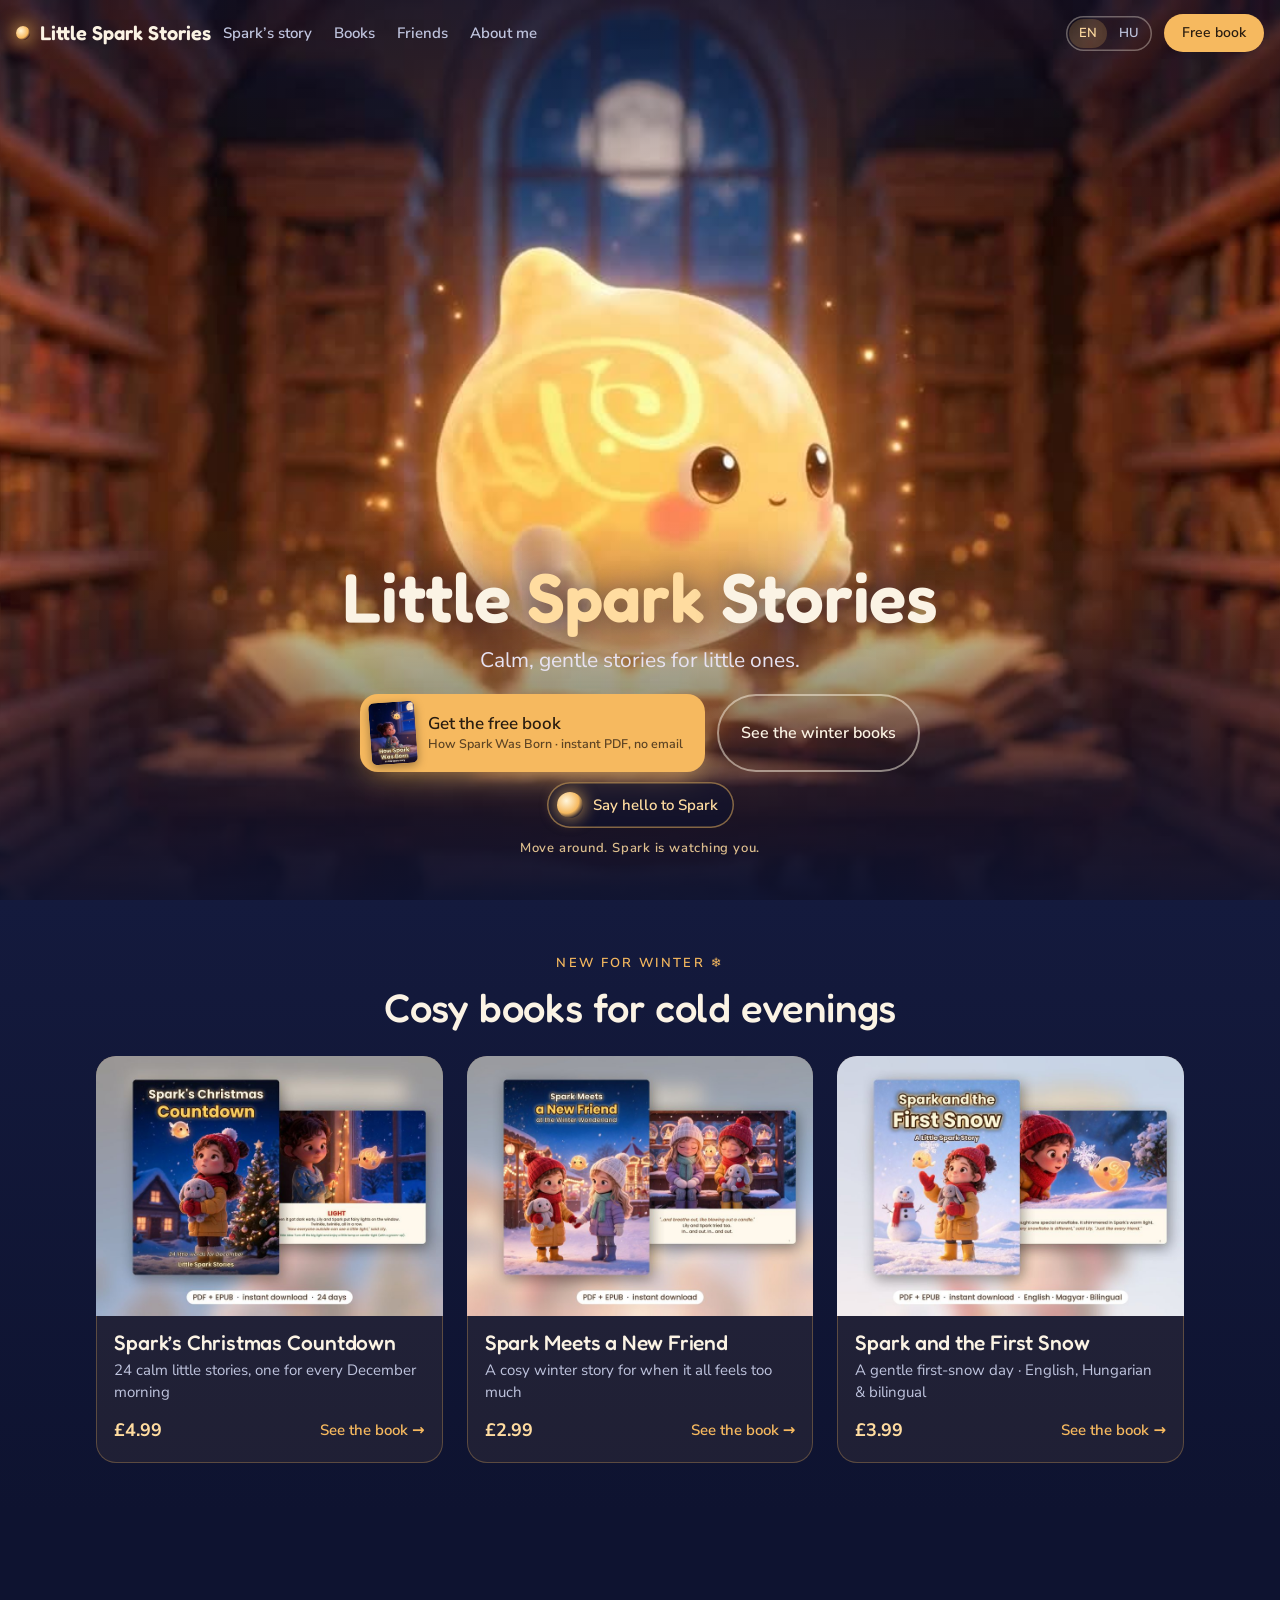
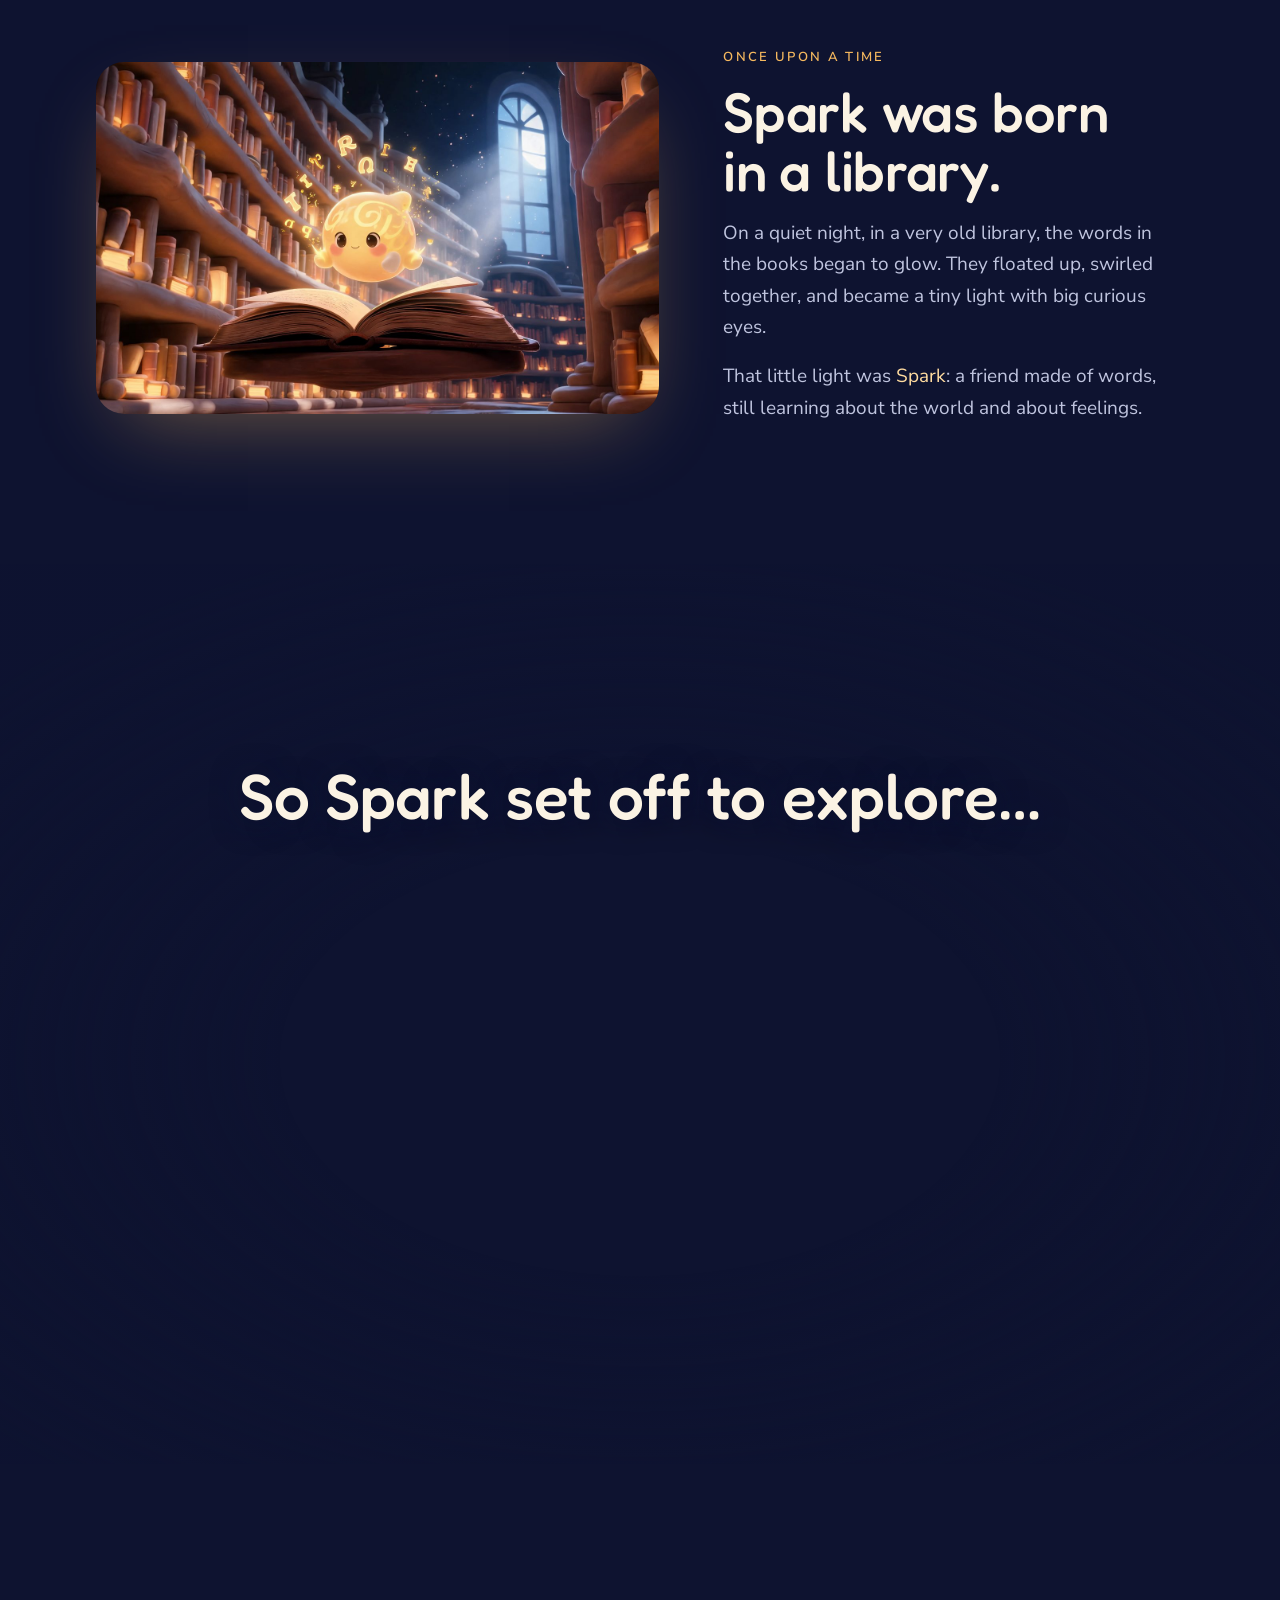
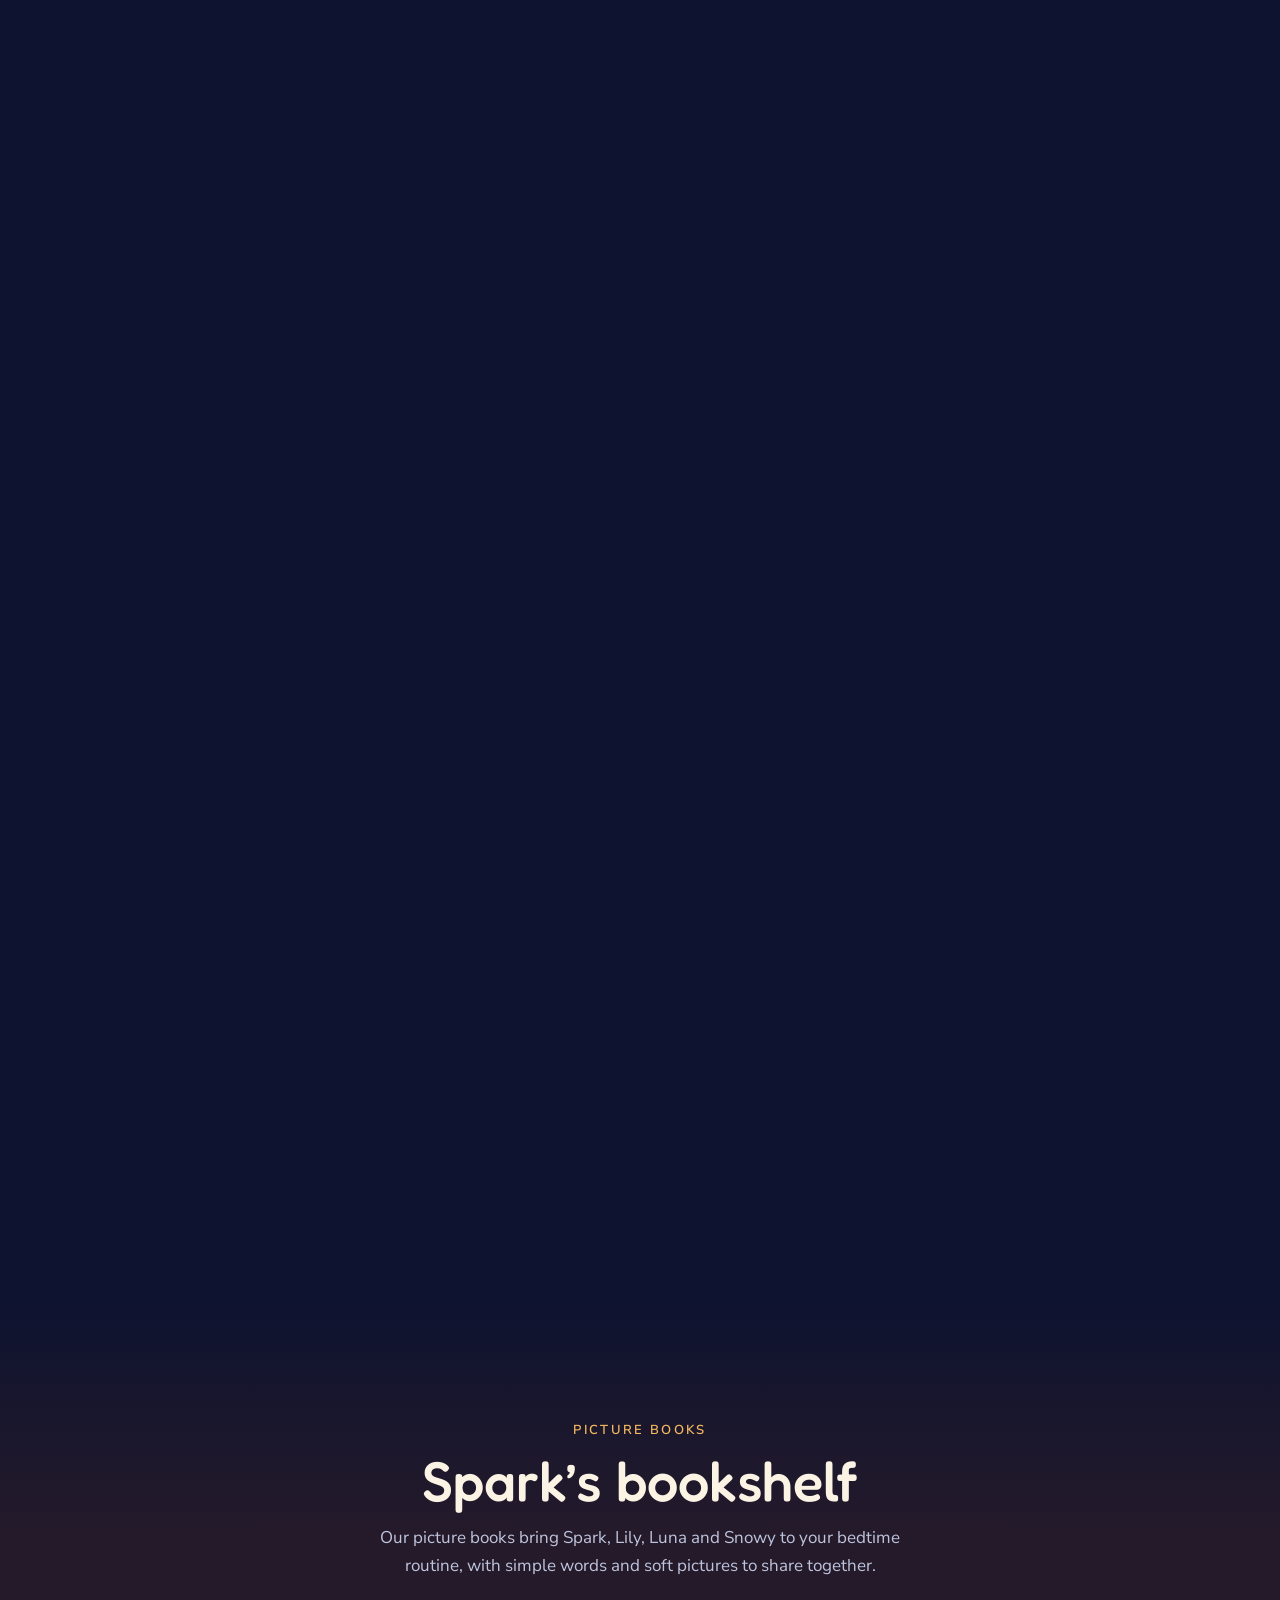
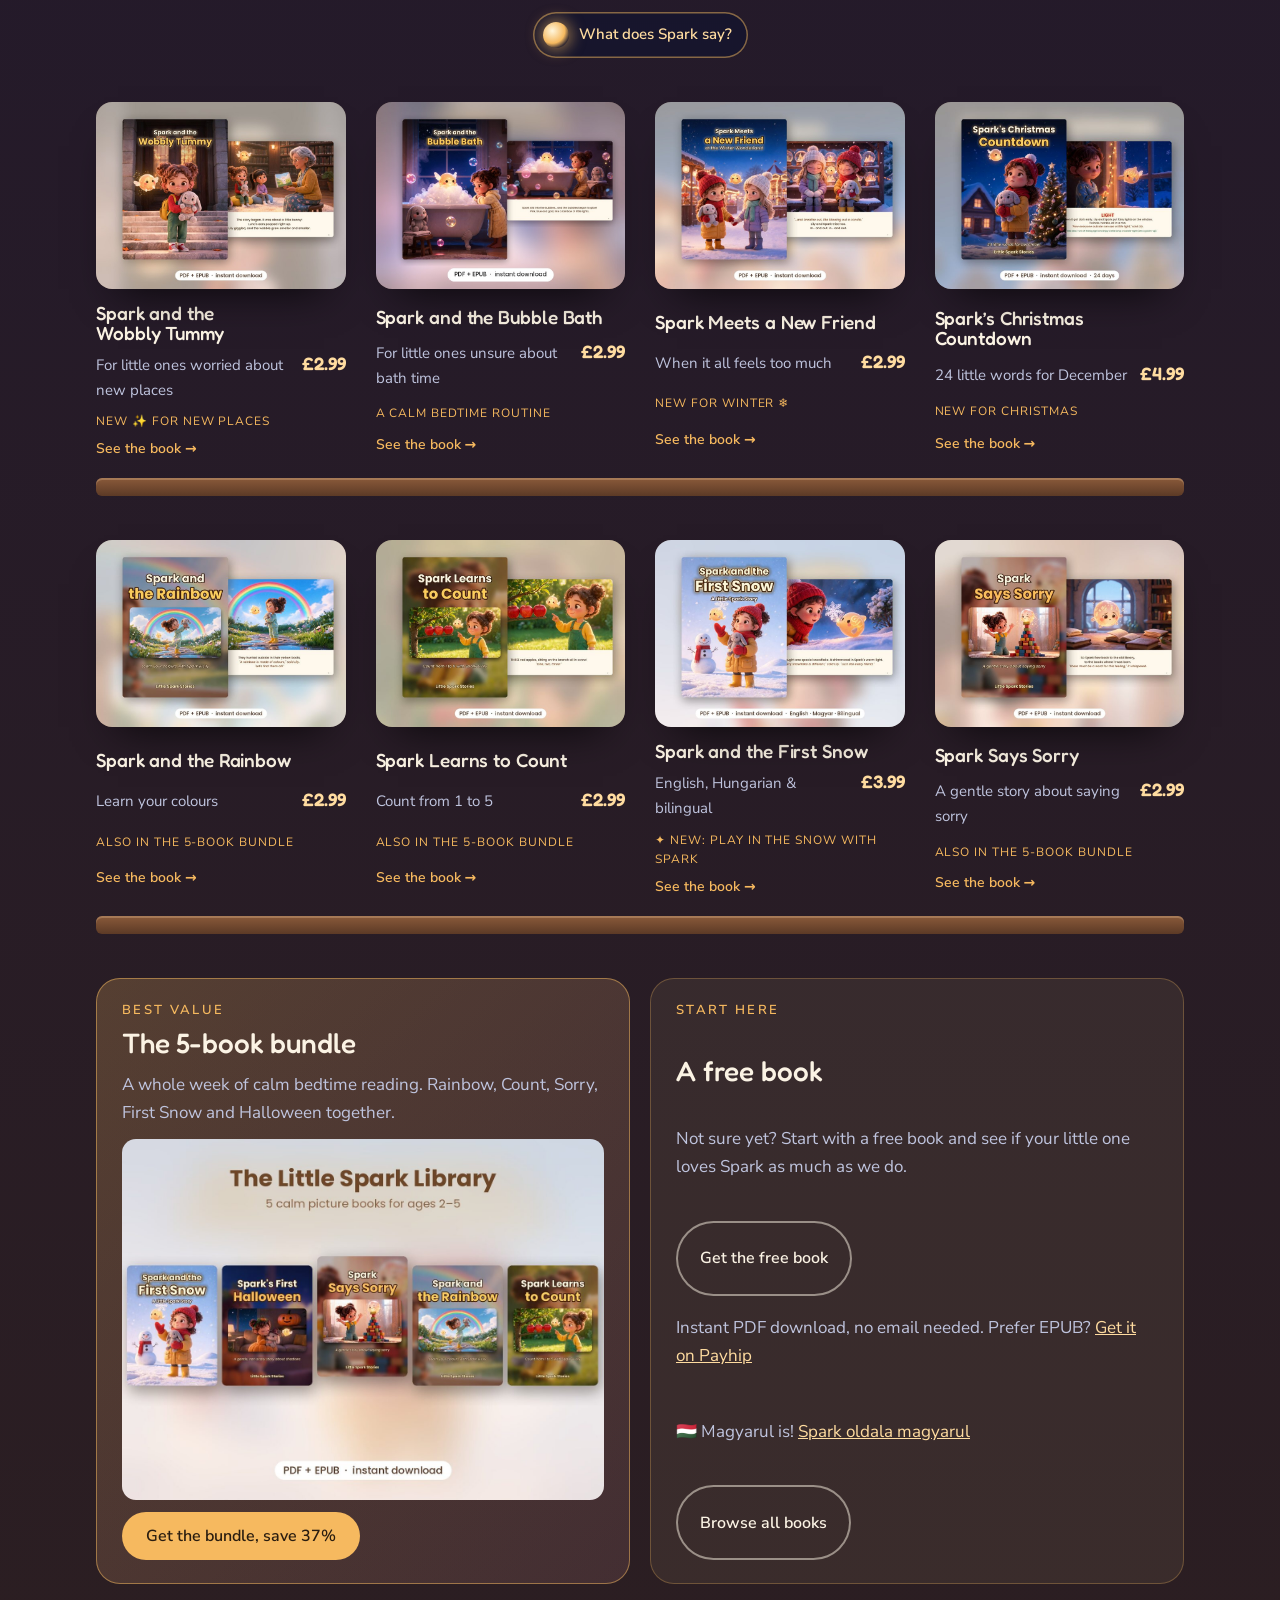
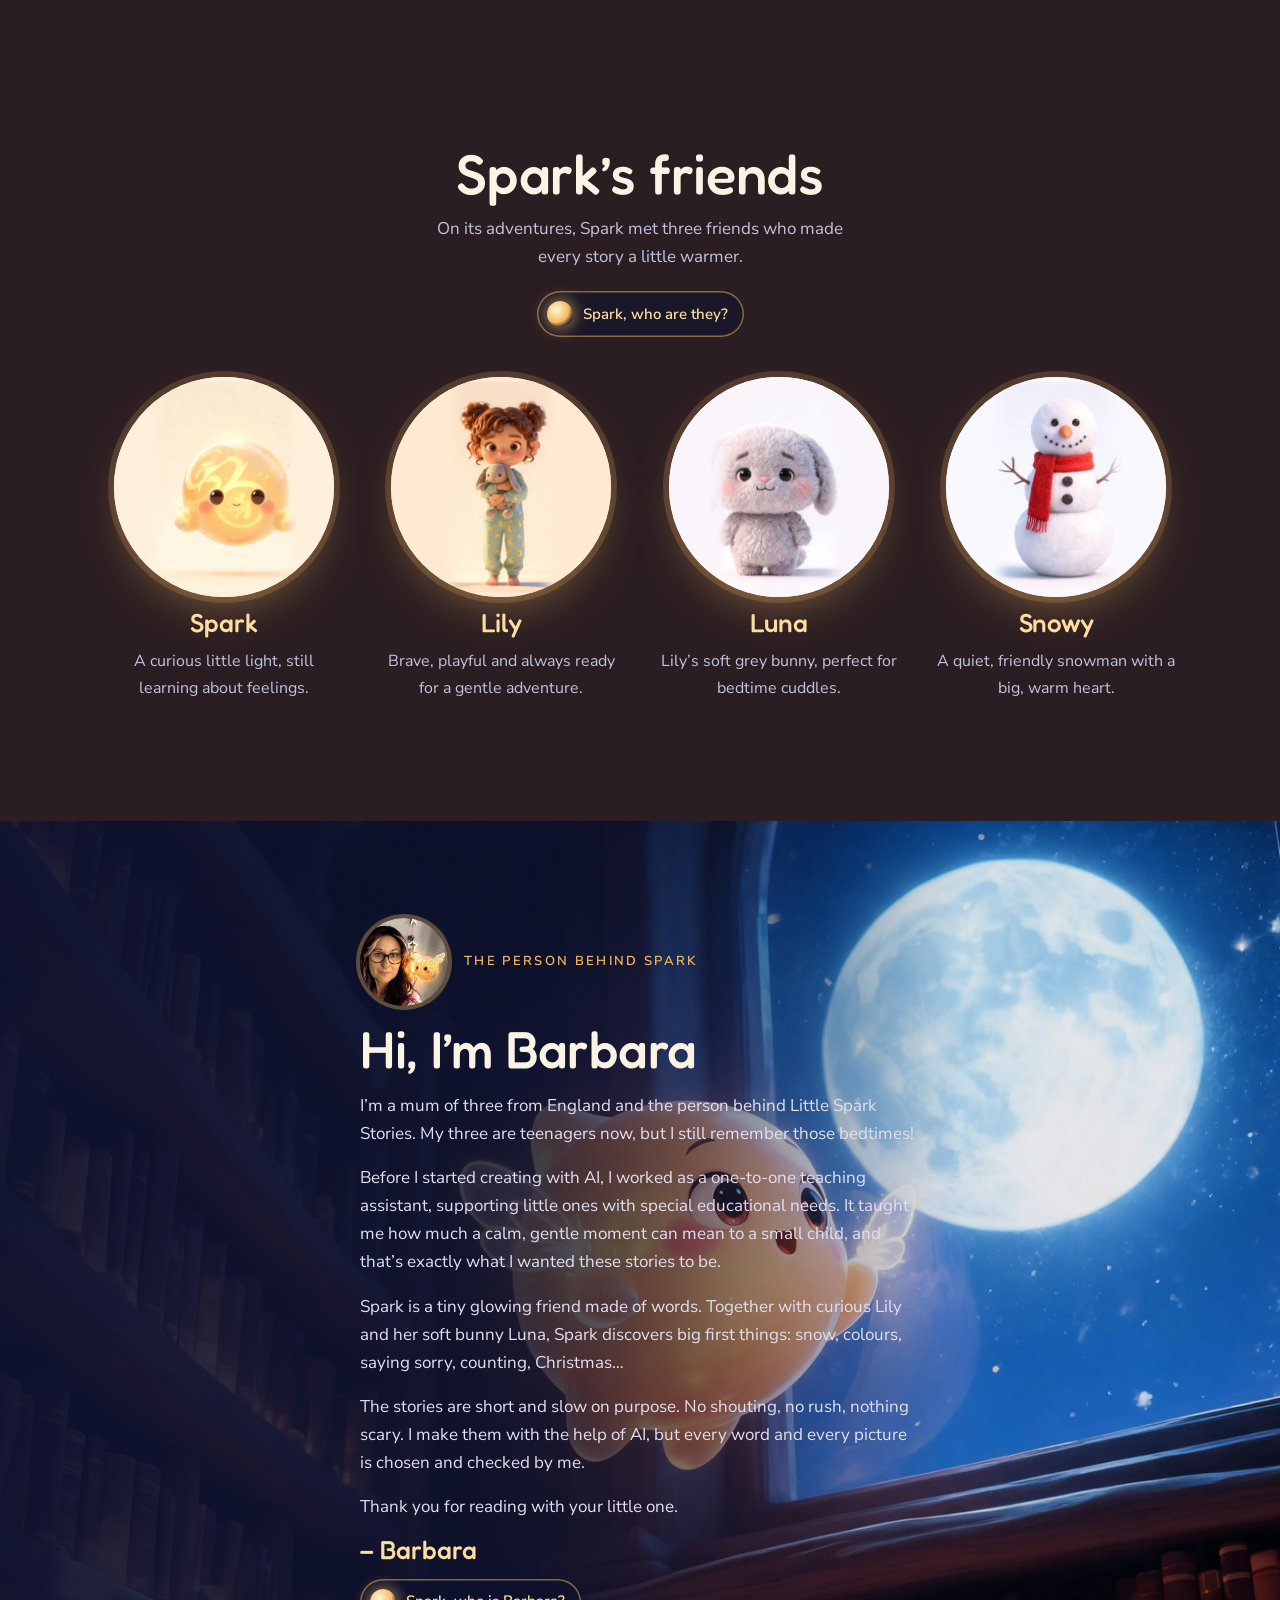
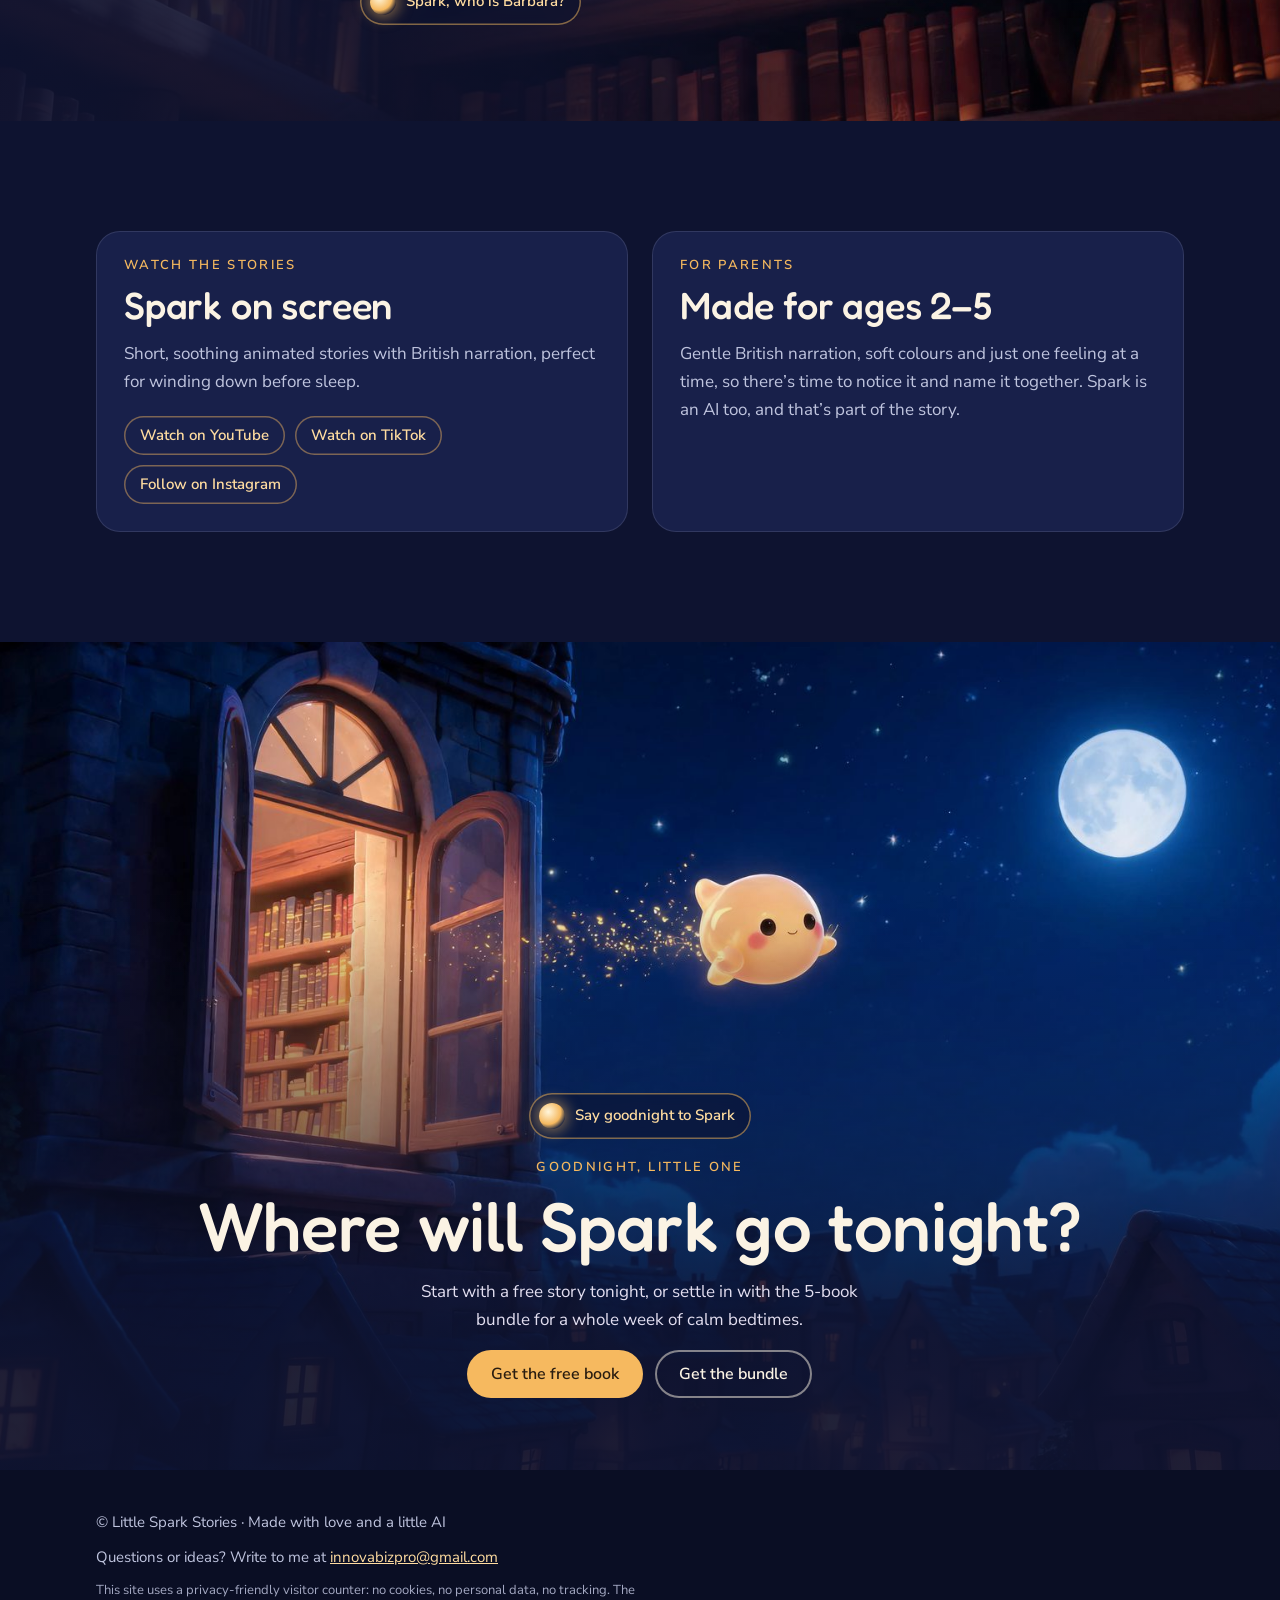
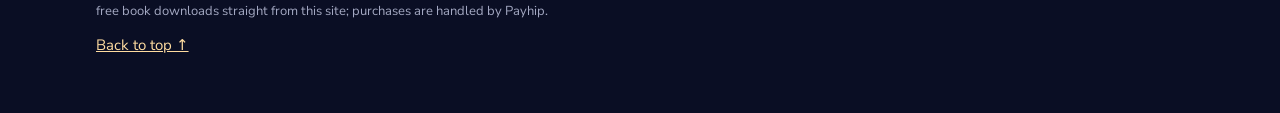
<file: index.html>
<!doctype html>
<html lang="en">
<head>
<meta charset="utf-8">
<script>try{var l=localStorage.getItem('lang');if(!l&&/^hu\b/i.test(navigator.language||'')){location.replace('/hu/');}}catch(e){}</script>
<meta name="viewport" content="width=device-width, initial-scale=1, viewport-fit=cover">
<title>Little Spark Stories – Calm bedtime &amp; feelings stories for toddlers</title>
  <meta name="description" content="Calm, gentle bedtime stories and first feelings books for little ones aged 2–5, with Spark, Lily, Luna and Snowy. British narration, one feeling at a time. Free book, picture books and videos.">
  <meta name="theme-color" content="#0e1330">

  <!-- Open Graph: how the link looks when shared -->
  <meta property="og:type" content="website">
  <meta property="og:site_name" content="Little Spark Stories">
  <meta property="og:title" content="Little Spark Stories – Calm bedtime &amp; feelings stories for toddlers">
  <meta property="og:description" content="Calm, gentle bedtime stories and first feelings books for little ones aged 2–5, with Spark, Lily, Luna and Snowy. British narration, one feeling at a time. Free book, picture books and videos.">
  <meta property="og:image" content="https://sparkandlilystories.com/images/hero.jpg">
  <meta property="og:image:alt" content="Spark, a small glowing amber orb, with Lily and her bunny Luna at bedtime">
  <meta property="og:url" content="https://sparkandlilystories.com/">
  <meta property="og:locale" content="en_GB">
  <meta name="twitter:card" content="summary_large_image">

  <link rel="canonical" href="https://sparkandlilystories.com/">
  <link rel="alternate" hreflang="en" href="https://sparkandlilystories.com/">
  <link rel="alternate" hreflang="hu" href="https://sparkandlilystories.com/hu/">
  <link rel="icon" type="image/png" href="favicon.png">
  <link rel="apple-touch-icon" href="favicon.png">
<link rel="preconnect" href="https://fonts.googleapis.com">
<link rel="preconnect" href="https://fonts.gstatic.com" crossorigin>
<link rel="stylesheet" href="https://fonts.googleapis.com/css2?family=Fredoka:wght@400;500;600&family=Nunito+Sans:opsz,wght@6..12,400;6..12,600&display=swap">
<style>
/* Layout: a bedtime walk through the library where Spark was born — night sky colours, warm book-glow amber, one gentle idea per screen. Single night look by choice. */
:root{
  --night:#0e1330; --night-2:#18204a; --ink:#fbf3e4; --muted:#bfc4de; --amber:#f6b95f; --glow:#ffdca0; --paper:#f7eedf; --paper-ink:#3a2e2a; --rose:#f2a3a8; --line:rgba(246,185,95,.28);
  --display:"Fredoka", "Baloo 2", "Trebuchet MS", system-ui, sans-serif;
  --body:"Nunito Sans", "Nunito", system-ui, -apple-system, "Segoe UI", sans-serif;
  --gut:max(16px, env(safe-area-inset-left, 0px)); --gut-r:max(16px, env(safe-area-inset-right, 0px));
  color-scheme:dark; padding-top:env(safe-area-inset-top,0px); padding-bottom:env(safe-area-inset-bottom,0px);
}
*{box-sizing:border-box}
html{scroll-behavior:smooth; background:var(--night)}
body{margin:0; background:var(--night); color:var(--ink); font:400 17px/1.65 var(--body); -webkit-font-smoothing:antialiased; overflow-x:clip}
img,video,canvas{max-width:100%; display:block}
a{color:inherit}
:focus-visible{outline:3px solid var(--glow); outline-offset:3px; border-radius:6px}
.wrap{max-width:1120px; margin:0 auto; padding-left:var(--gut); padding-right:var(--gut-r)}
h1,h2,h3{font-family:var(--display); font-weight:500; line-height:1.05; margin:0; text-wrap:balance; letter-spacing:-.005em}
p{margin:0}
.kicker{font:600 13px/1 var(--body); letter-spacing:.18em; text-transform:uppercase; color:var(--amber)}
.btn{display:inline-flex; align-items:center; gap:10px; font:600 16px/1 var(--body); text-decoration:none; padding:16px 24px; border-radius:999px; background:var(--amber); color:#2a1d10; box-shadow:0 0 0 0 rgba(246,185,95,.5); transition:transform .25s, box-shadow .25s, background .25s}
.btn:hover{transform:translateY(-2px); box-shadow:0 10px 30px -8px rgba(246,185,95,.7); background:var(--glow)}
.btn.ghost{background:transparent; color:var(--ink); box-shadow:inset 0 0 0 2px rgba(251,243,228,.5)}
.btn.ghost:hover{box-shadow:inset 0 0 0 2px var(--glow); color:var(--glow)}
.skip{position:absolute; left:-999px; top:8px}
.skip:focus{left:12px; z-index:20; background:var(--ink); color:var(--night); padding:10px 14px; border-radius:8px}

.lang{display:flex; gap:2px; padding:3px; border-radius:999px; box-shadow:inset 0 0 0 1.5px rgba(251,243,228,.35); font:600 13px/1 var(--body); margin-left:auto}
.lang a{text-decoration:none; color:var(--muted); padding:8px 10px; border-radius:999px}
.lang a[aria-current]{background:rgba(246,185,95,.2); color:var(--glow)}
.lang a:hover{color:var(--glow)}
.bar .name{white-space:nowrap}
@media (max-width:480px){.bar{gap:8px}.bar .name{font-size:15px; gap:7px}.bar .btn{padding:10px 14px; font-size:13px}.lang a{padding:7px 8px}}
/* top bar */
body::before{content:""; position:fixed; inset:0 0 auto; height:env(safe-area-inset-top,0px); z-index:10; background:var(--night)}
.bar{position:fixed; top:env(safe-area-inset-top,0px); left:0; right:0; z-index:9; display:flex; justify-content:space-between; align-items:center; gap:12px; padding:14px var(--gut-r) 14px var(--gut); transition:background .3s}
.bar.solid{background:rgba(14,19,48,.82); backdrop-filter:blur(10px); -webkit-backdrop-filter:blur(10px)}
.bar .name{font:600 20px/1 var(--display); text-decoration:none; display:flex; align-items:center; gap:10px}
.bar .name i{width:14px; height:14px; border-radius:50%; background:radial-gradient(circle at 35% 35%, #fff4d6, var(--amber) 55%, rgba(246,185,95,0) 75%); box-shadow:0 0 16px 4px rgba(246,185,95,.55); display:block}
.bar nav{display:flex; gap:22px; font:600 15px/1 var(--body)}
.bar nav a{text-decoration:none; color:var(--muted)}
.bar nav a:hover{color:var(--glow)}
.bar .btn{padding:12px 18px; font-size:14px; white-space:nowrap}
@media (max-width:820px){.bar nav{display:none}}
@media (max-width:374px){.bar .name{font-size:0; gap:0}.bar .name i{width:18px; height:18px}}

/* 1 · hero: Spark looks wherever you are */
.hero{position:relative; height:100vh; height:100svh; min-height:560px; overflow:hidden; background:#1b1220}
#look{position:absolute; inset:0; width:100%; height:100%; object-fit:cover}
.hero::after{content:""; position:absolute; inset:0; background:linear-gradient(180deg, rgba(14,19,48,.55) 0%, rgba(14,19,48,0) 26%, rgba(14,19,48,0) 58%, rgba(14,19,48,.92) 100%); pointer-events:none}
.hero-txt{position:absolute; left:0; right:0; bottom:clamp(22px,5vh,56px); z-index:2; text-align:center; display:grid; justify-items:center; gap:10px}
.hero h1{font-size:clamp(38px,5.4vw,74px); font-weight:600; text-shadow:0 2px 30px rgba(14,19,48,.6)}
.hero h1 span{color:var(--glow)}
.hero .sub{font-size:clamp(17px,2vw,21px); color:#e7e2f2; max-width:36ch}
.hero .row{display:flex; gap:12px; flex-wrap:wrap; justify-content:center; margin-top:6px}
.hint{font:600 13px/1 var(--body); color:var(--glow); letter-spacing:.06em; opacity:.85; margin-top:4px}

/* 2 · once upon a time */
.tale{position:relative; padding-block:clamp(72px,12vw,140px)}
.tale .grid{display:grid; grid-template-columns:1.1fr .9fr; gap:clamp(28px,5vw,64px); align-items:center}
.tale figure{margin:0; border-radius:28px; overflow:hidden; box-shadow:0 30px 80px -30px rgba(246,185,95,.45); aspect-ratio:16/10}
.tale figure img{width:100%; height:100%; object-fit:cover}
.tale .txt{display:grid; gap:18px}
.tale h2{font-size:clamp(34px,4.6vw,56px)}
.tale p{color:var(--muted); font-size:clamp(17px,1.6vw,19px); max-width:44ch}
.tale p em{color:var(--glow); font-style:normal}
@media (max-width:820px){.tale .grid{grid-template-columns:1fr}}

/* 3 · Spark sets off: the shelves glide upward with the scroll */
.glide{position:relative; height:260vh}
.glide-sticky{position:sticky; top:0; height:100vh; height:100svh; overflow:hidden}
#glideCanvas{position:absolute; inset:0; width:100%; height:100%}
.glide-sticky::after{content:""; position:absolute; inset:0; background:radial-gradient(70% 60% at 50% 55%, transparent 40%, rgba(14,19,48,.75) 100%); pointer-events:none}
.glide-cap{position:absolute; left:0; right:0; z-index:2; text-align:center; padding-inline:var(--gut); transition:opacity .5s, transform .5s}
.glide-cap h2{font-size:clamp(32px,5vw,64px); text-shadow:0 2px 30px rgba(14,19,48,.8)}
.glide-cap p{color:#efe9f6; margin-top:10px; text-shadow:0 1px 16px rgba(14,19,48,.9)}
.glide-cap.a{top:22%}.glide-cap.b{bottom:18%}
.glide-cap.off{opacity:0; transform:translateY(12px)}

/* 4 · the books slide off the shelf */
.shelf-sec{background:linear-gradient(180deg, var(--night) 0%, #241a2a 12%, #2b1e22 100%); padding-block:clamp(72px,10vw,120px) 40px}
.shelf-head{display:grid; gap:14px; text-align:center; justify-items:center; margin-bottom:44px}
.shelf-head h2{font-size:clamp(34px,4.6vw,56px)}
.shelf-head p{color:var(--muted); max-width:52ch}
.shelf{position:relative; display:grid; grid-template-columns:repeat(3,1fr); gap:clamp(18px,3vw,36px) clamp(16px,2.6vw,30px); padding-bottom:28px}
.book{position:relative; display:grid; gap:10px; text-decoration:none; color:var(--ink)}
.book .cover{position:relative; border-radius:16px; overflow:hidden; background:#3a2a24; aspect-ratio:4/3; box-shadow:0 22px 40px -22px rgba(0,0,0,.8); transition:transform .5s cubic-bezier(.2,.8,.2,1), box-shadow .5s}
.book .cover img{width:100%; height:100%; object-fit:cover}
.book:hover .cover{transform:translateY(-6px) rotate(-.6deg); box-shadow:0 30px 50px -22px rgba(246,185,95,.5)}
.book h3{font-size:22px; margin-top:4px}
.book .meta{display:flex; justify-content:space-between; align-items:baseline; gap:10px; color:var(--muted); font-size:15px}
.book .price{font:600 18px/1 var(--display); color:var(--glow)}
.book .tag{font-size:12px; letter-spacing:.08em; text-transform:uppercase; color:var(--amber)}
.book .go{font:600 14px/1 var(--body); color:var(--amber)}
.plank{height:18px; border-radius:6px; background:linear-gradient(180deg,#8a5a3a,#5c3a26); box-shadow:0 14px 30px -10px rgba(0,0,0,.8), inset 0 2px 0 rgba(255,220,170,.25); margin-top:-6px}
.shelf.four{grid-template-columns:repeat(4,1fr)}
.shelf.four .book h3{font-size:19px}
@media (max-width:900px){.shelf.four{grid-template-columns:repeat(2,1fr)}}
@media (max-width:520px){.shelf.four{grid-template-columns:1fr}}
.slide{transition:opacity .9s ease, transform .9s cubic-bezier(.2,.8,.2,1)}
.slide.pre{opacity:.001; transform:translateY(26px) scale(.97)}
@media (max-width:900px){.shelf{grid-template-columns:repeat(2,1fr)}}
@media (max-width:520px){.shelf{grid-template-columns:1fr}}
.offers{display:grid; grid-template-columns:1fr 1fr; gap:20px; margin-top:44px}
.offer{border-radius:24px; padding:26px 26px 24px; display:grid; gap:12px; background:rgba(255,220,160,.07); box-shadow:inset 0 0 0 1px var(--line)}
.offer.main{background:linear-gradient(135deg, rgba(246,185,95,.22), rgba(242,163,168,.12)); box-shadow:inset 0 0 0 1px rgba(246,185,95,.5)}
.offer h3{font-size:28px}
.offer p{color:var(--muted)}
.offer img{border-radius:14px}
@media (max-width:760px){.offers{grid-template-columns:1fr}}

/* 5 · friends */
.friends{padding-block:clamp(72px,10vw,120px); background:#2b1e22}
.friends h2{font-size:clamp(34px,4.6vw,56px); text-align:center}
.friends .lead{color:var(--muted); text-align:center; margin:12px auto 44px; max-width:44ch}
.crew{display:grid; grid-template-columns:repeat(4,1fr); gap:22px}
.pal{display:grid; gap:12px; justify-items:center; text-align:center}
.pal .ph{width:min(100%,220px); aspect-ratio:1; border-radius:50%; overflow:hidden; background:var(--paper); box-shadow:0 0 0 6px rgba(246,185,95,.18), 0 20px 50px -20px rgba(246,185,95,.55)}
.pal .ph img{width:100%; height:100%; object-fit:cover}
.pal h3{font-size:26px; color:var(--glow)}
.pal p{color:var(--muted); font-size:16px; max-width:24ch}
@media (max-width:860px){.crew{grid-template-columns:repeat(2,1fr)}}

/* 6 · Barbara by the moon window */
.moon{position:relative; min-height:100vh; min-height:100svh; display:grid; align-items:center; padding-block:96px; overflow:hidden}
.moon > img{position:absolute; inset:0; width:100%; height:100%; object-fit:cover; object-position:70% 50%}
.moon::before{content:""; position:absolute; inset:0; background:linear-gradient(90deg, rgba(14,19,48,.94) 0%, rgba(14,19,48,.8) 42%, rgba(14,19,48,.1) 75%); z-index:1}
.letter{position:relative; z-index:2; max-width:560px; display:grid; gap:16px}
.letter .who{display:flex; align-items:center; gap:16px}
.letter .who img{width:88px; height:88px; border-radius:50%; object-fit:cover; box-shadow:0 0 0 4px rgba(246,185,95,.35)}
.letter h2{font-size:clamp(34px,4.4vw,52px)}
.letter p{color:#e2def0}
.letter .sign{font:500 26px/1 var(--display); color:var(--glow)}
@media (max-width:760px){.moon::before{background:linear-gradient(180deg, rgba(14,19,48,.55) 0%, rgba(14,19,48,.93) 38%)}.moon > img{object-position:72% 0}}

/* 7 · watch + parents */
.extras{padding-block:clamp(64px,9vw,110px); display:grid; grid-template-columns:1fr 1fr; gap:24px}
.box{border-radius:24px; padding:28px; background:var(--night-2); box-shadow:inset 0 0 0 1px rgba(191,196,222,.15); display:grid; gap:14px; align-content:start}
.box h2{font-size:clamp(28px,3vw,38px)}
.box p{color:var(--muted)}
.box .links{display:flex; flex-wrap:wrap; gap:10px; margin-top:6px}
.box .links a{font:600 15px/1 var(--body); text-decoration:none; padding:12px 16px; border-radius:999px; box-shadow:inset 0 0 0 1.5px rgba(246,185,95,.45); color:var(--glow)}
.box .links a:hover{background:rgba(246,185,95,.12)}
@media (max-width:760px){.extras{grid-template-columns:1fr}}

/* 8 · Spark flies off into the night */
.finale{position:relative; min-height:92vh; min-height:92svh; display:grid; align-items:end; overflow:hidden}
.finale > img{position:absolute; inset:0; width:100%; height:100%; object-fit:cover}
.finale::before{content:""; position:absolute; inset:0; background:linear-gradient(180deg, rgba(14,19,48,0) 30%, rgba(14,19,48,.92) 85%); z-index:1}
.finale .in{position:relative; z-index:2; padding-block:0 72px; display:grid; gap:16px; justify-items:center; text-align:center}
.finale h2{font-size:clamp(36px,5.4vw,70px)}
.finale p{color:#e2def0; max-width:46ch}
footer{background:#0a0e24; color:var(--muted); font-size:15px; padding-block:40px 56px}
footer .wrap{display:grid; gap:10px}
footer a{color:var(--glow)}
footer .small{font-size:13px; opacity:.85; max-width:70ch}

@media (prefers-reduced-motion: reduce){
  html{scroll-behavior:auto}
  .glide{height:auto}.glide-sticky{position:relative; height:70vh}
  .glide-cap.off{opacity:1; transform:none}
  .slide.pre{opacity:1; transform:none}
  .book .cover{transition:none}
}
/* Spark speaks — only when tapped, one short line at a time */
.say{position:relative; display:inline-flex; align-items:center; gap:10px; font:600 15px/1 var(--body); color:var(--glow); background:rgba(14,19,48,.55); border:0; cursor:pointer; padding:10px 16px 10px 10px; border-radius:999px; box-shadow:inset 0 0 0 1.5px rgba(246,185,95,.5); -webkit-backdrop-filter:blur(6px); backdrop-filter:blur(6px); transition:background .25s, box-shadow .25s}
.say:hover{background:rgba(246,185,95,.14)}
.say .orb{width:26px; height:26px; border-radius:50%; flex:none; background:radial-gradient(circle at 36% 34%, #fff6dc, var(--amber) 52%, rgba(246,185,95,.15) 74%); box-shadow:0 0 14px 3px rgba(246,185,95,.5); transition:box-shadow .3s}
.say.speaking .orb{animation:talk .42s ease-in-out infinite alternate}
.say.speaking{box-shadow:inset 0 0 0 1.5px var(--glow), 0 0 26px -4px rgba(246,185,95,.7)}
@keyframes talk{from{transform:scale(1); box-shadow:0 0 12px 2px rgba(246,185,95,.45)} to{transform:scale(1.18); box-shadow:0 0 26px 8px rgba(255,220,160,.75)}}
.bubble{position:absolute; left:50%; bottom:calc(100% + 14px); transform:translate(-50%,6px); width:max-content; max-width:min(300px,80vw); background:var(--paper); color:var(--paper-ink); font:500 17px/1.35 var(--display); text-align:center; padding:12px 16px; border-radius:18px; box-shadow:0 14px 34px -12px rgba(0,0,0,.6); opacity:0; pointer-events:none; transition:opacity .3s, transform .3s; z-index:5; white-space:normal}
.bubble::after{content:""; position:absolute; left:50%; top:100%; margin-left:-8px; border:8px solid transparent; border-top-color:var(--paper)}
.say.speaking .bubble, .say.done .bubble{opacity:1; transform:translate(-50%,0)}
.hero .say{position:static}
.hero .bubble{bottom:calc(100% + clamp(40px, 52vh - 90px, 380px)); font-size:19px; max-width:min(320px,86vw)}
@media (min-width:900px){.hero .bubble{left:calc(50% + 330px); bottom:calc(100% + 170px); text-align:left}.hero .bubble::after{left:10px; margin-left:0; border-top-color:var(--paper); transform:skewX(30deg)}}
.say-row{display:flex; justify-content:center; margin-top:18px}
@media (prefers-reduced-motion: reduce){.say.speaking .orb{animation:none; box-shadow:0 0 24px 7px rgba(255,220,160,.75)}}

/* seasonal banner (Nov–Dec) – remove in January */
.xmas{background:linear-gradient(180deg,#141a3d 0%,var(--night) 100%);padding:clamp(28px,5vw,48px) 0}
.winter-head{text-align:center;margin-bottom:clamp(18px,3vw,28px)}
.winter-head h2{font-size:clamp(26px,3.6vw,40px);margin-top:10px}
.winter{display:grid;grid-template-columns:repeat(3,1fr);gap:clamp(14px,2.4vw,24px)}
.wcard{display:grid;grid-template-rows:auto 1fr;text-decoration:none;border-radius:20px;overflow:hidden;background:rgba(246,185,95,.07);box-shadow:inset 0 0 0 1px var(--line);transition:transform .2s,box-shadow .2s}
.wcard:hover{transform:translateY(-3px);box-shadow:inset 0 0 0 1px var(--glow),0 0 50px -18px rgba(246,185,95,.6)}
.wcard img{width:100%;aspect-ratio:4/3;object-fit:cover}
.wcard > div{display:grid;gap:6px;padding:16px 18px 18px;align-content:start}
.wcard h3{font-size:21px}
.wcard p{color:var(--muted);font-size:15px;line-height:1.45}
.wfoot{display:flex;justify-content:space-between;align-items:center;gap:10px;margin-top:6px;font-weight:600}
.wfoot strong{color:var(--glow);font-size:18px}
.wgo{color:var(--amber);font-size:15px}
@media (max-width:760px){.winter{grid-template-columns:1fr;gap:12px}.wcard{grid-template-rows:none;grid-template-columns:128px 1fr}.wcard img{height:100%;aspect-ratio:auto}.wcard > div{padding:12px 14px}.wcard h3{font-size:18px}.wcard p{font-size:14px}}
.freebie{display:inline-flex;align-items:center;gap:12px;text-decoration:none;padding:8px 22px 8px 10px;border-radius:18px;background:var(--amber);color:#2a1d10;text-align:left;box-shadow:0 10px 30px -10px rgba(246,185,95,.8);transition:transform .2s,background .2s}
.freebie:hover{transform:translateY(-2px);background:var(--glow)}
.freebie img{width:46px;height:62px;object-fit:cover;border-radius:6px;box-shadow:0 3px 10px rgba(0,0,0,.35);transform:rotate(-4deg)}
.freebie b{display:block;font:600 17px/1.15 var(--body)}
.freebie small{display:block;font:600 12.5px/1.3 var(--body);opacity:.75;margin-top:3px}
</style>
<!-- schema:site -->
<script type="application/ld+json">
{
 "@context": "https://schema.org",
 "@graph": [
  {
   "@type": "Organization",
   "@id": "https://sparkandlilystories.com/#organization",
   "name": "Little Spark Stories",
   "alternateName": "Spark and Lily Stories",
   "url": "https://sparkandlilystories.com/",
   "logo": "https://sparkandlilystories.com/favicon.png",
   "image": "https://sparkandlilystories.com/images/hero.jpg",
   "description": "Calm bedtime and first feelings picture books for children aged 2-5, with Spark, Lily, Luna and Snowy.",
   "email": "innovabizpro@gmail.com",
   "founder": {
    "@type": "Person",
    "name": "Mrs Digital"
   },
   "sameAs": [
    "https://www.youtube.com/@SparkAndLilyStories",
    "https://www.tiktok.com/@sparkandlilystories",
    "https://www.instagram.com/sparkandlilystories",
    "https://payhip.com/LittleSparkStories"
   ],
   "knowsLanguage": [
    "en",
    "hu"
   ]
  },
  {
   "@type": "WebSite",
   "@id": "https://sparkandlilystories.com/#website",
   "url": "https://sparkandlilystories.com/",
   "name": "Little Spark Stories",
   "inLanguage": "en",
   "publisher": {
    "@id": "https://sparkandlilystories.com/#organization"
   }
  },
  {
   "@type": "BookSeries",
   "name": "Spark",
   "description": "Picture books with Spark, Lily, Luna and Snowy.",
   "typicalAgeRange": "2-5",
   "publisher": {
    "@id": "https://sparkandlilystories.com/#organization"
   },
   "hasPart": [
    {
     "@type": "Book",
     "name": "How Spark Was Born",
     "abstract": "Free starter story",
     "inLanguage": "en",
     "typicalAgeRange": "2-5",
     "author": {
      "@type": "Person",
      "name": "Mrs Digital"
     },
     "publisher": {
      "@id": "https://sparkandlilystories.com/#organization"
     },
     "offers": {
      "@type": "Offer",
      "price": "0",
      "priceCurrency": "GBP",
      "url": "https://sparkandlilystories.com/free/How-Spark-Was-Born.pdf",
      "availability": "https://schema.org/InStock"
     }
    },
    {
     "@type": "Book",
     "name": "Spark Meets a New Friend",
     "abstract": "When it all feels too much",
     "inLanguage": "en",
     "typicalAgeRange": "2-5",
     "author": {
      "@type": "Person",
      "name": "Mrs Digital"
     },
     "publisher": {
      "@id": "https://sparkandlilystories.com/#organization"
     },
     "offers": {
      "@type": "Offer",
      "price": "2.99",
      "priceCurrency": "GBP",
      "url": "https://payhip.com/b/K2XTz",
      "availability": "https://schema.org/InStock"
     }
    },
    {
     "@type": "Book",
     "name": "Spark's Christmas Countdown",
     "abstract": "24 little words for December",
     "inLanguage": "en",
     "typicalAgeRange": "2-5",
     "author": {
      "@type": "Person",
      "name": "Mrs Digital"
     },
     "publisher": {
      "@id": "https://sparkandlilystories.com/#organization"
     },
     "offers": {
      "@type": "Offer",
      "price": "4.99",
      "priceCurrency": "GBP",
      "url": "https://payhip.com/b/2PoYK",
      "availability": "https://schema.org/InStock"
     }
    },
    {
     "@type": "Book",
     "name": "Spark and the Rainbow",
     "abstract": "Learn your colours",
     "inLanguage": "en",
     "typicalAgeRange": "2-5",
     "author": {
      "@type": "Person",
      "name": "Mrs Digital"
     },
     "publisher": {
      "@id": "https://sparkandlilystories.com/#organization"
     },
     "offers": {
      "@type": "Offer",
      "price": "2.99",
      "priceCurrency": "GBP",
      "url": "https://payhip.com/b/IJpvX",
      "availability": "https://schema.org/InStock"
     }
    },
    {
     "@type": "Book",
     "name": "Spark Learns to Count",
     "abstract": "Count from 1 to 5",
     "inLanguage": "en",
     "typicalAgeRange": "2-5",
     "author": {
      "@type": "Person",
      "name": "Mrs Digital"
     },
     "publisher": {
      "@id": "https://sparkandlilystories.com/#organization"
     },
     "offers": {
      "@type": "Offer",
      "price": "2.99",
      "priceCurrency": "GBP",
      "url": "https://payhip.com/b/OI64K",
      "availability": "https://schema.org/InStock"
     }
    },
    {
     "@type": "Book",
     "name": "Spark and the First Snow",
     "abstract": "English, Hungarian and bilingual",
     "inLanguage": "en",
     "typicalAgeRange": "2-5",
     "author": {
      "@type": "Person",
      "name": "Mrs Digital"
     },
     "publisher": {
      "@id": "https://sparkandlilystories.com/#organization"
     },
     "offers": {
      "@type": "Offer",
      "price": "3.99",
      "priceCurrency": "GBP",
      "url": "https://payhip.com/b/gohmR",
      "availability": "https://schema.org/InStock"
     }
    },
    {
     "@type": "Book",
     "name": "Spark's First Trick or Treat",
     "abstract": "Wobbly and brave at the same time",
     "inLanguage": "en",
     "typicalAgeRange": "2-5",
     "author": {
      "@type": "Person",
      "name": "Mrs Digital"
     },
     "publisher": {
      "@id": "https://sparkandlilystories.com/#organization"
     },
     "offers": {
      "@type": "Offer",
      "price": "2.99",
      "priceCurrency": "GBP",
      "url": "https://payhip.com/b/PBQpJ",
      "availability": "https://schema.org/InStock"
     }
    },
    {
     "@type": "Book",
     "name": "Spark's First Halloween",
     "abstract": "A gentle, not-scary story about shadows",
     "inLanguage": "en",
     "typicalAgeRange": "2-5",
     "author": {
      "@type": "Person",
      "name": "Mrs Digital"
     },
     "publisher": {
      "@id": "https://sparkandlilystories.com/#organization"
     },
     "offers": {
      "@type": "Offer",
      "price": "2.99",
      "priceCurrency": "GBP",
      "url": "https://payhip.com/b/Rxqm1",
      "availability": "https://schema.org/InStock"
     }
    },
    {
     "@type": "Book",
     "name": "Spark Says Sorry",
     "abstract": "A gentle story about saying sorry",
     "inLanguage": "en",
     "typicalAgeRange": "2-5",
     "author": {
      "@type": "Person",
      "name": "Mrs Digital"
     },
     "publisher": {
      "@id": "https://sparkandlilystories.com/#organization"
     },
     "offers": {
      "@type": "Offer",
      "price": "2.99",
      "priceCurrency": "GBP",
      "url": "https://payhip.com/b/BebcF",
      "availability": "https://schema.org/InStock"
     }
    },
    {
     "@type": "Book",
     "name": "The 5-book bundle",
     "abstract": "Rainbow, Count, Sorry, First Snow and Halloween together",
     "inLanguage": "en",
     "typicalAgeRange": "2-5",
     "author": {
      "@type": "Person",
      "name": "Mrs Digital"
     },
     "publisher": {
      "@id": "https://sparkandlilystories.com/#organization"
     },
     "offers": {
      "@type": "Offer",
      "price": "9.99",
      "priceCurrency": "GBP",
      "url": "https://payhip.com/b/sWNVH",
      "availability": "https://schema.org/InStock"
     }
    }
   ]
  }
 ]
}
</script>
</head>
<body>
<a class="skip" href="#books">Skip to the books</a>
<header class="bar" id="bar">
  <a class="name" href="#top"><i aria-hidden="true"></i>Little Spark Stories</a>
  <nav aria-label="Sections"><a href="#tale">Spark’s story</a><a href="#books">Books</a><a href="#friends">Friends</a><a href="#barbara">About me</a></nav>
  <div class="lang" role="navigation" aria-label="Language / Nyelv"><a href="/" hreflang="en" lang="en" aria-current="page">EN</a><a href="/hu/" hreflang="hu" lang="hu">HU</a></div>
  <a class="btn" href="/free/How-Spark-Was-Born.pdf" download>Free book</a>
</header>

<main id="top">
  <section class="hero" aria-label="Spark in the library">
    <canvas id="look" width="1280" height="731" role="img" aria-label="Spark, a small glowing amber orb, floating in a cosy night library and looking around"></canvas>
    <div class="hero-txt wrap">
      <h1>Little <span>Spark</span> Stories</h1>
      <p class="sub">Calm, gentle stories for little ones.</p>
      <div class="row">
        <a class="freebie" href="/free/How-Spark-Was-Born.pdf" download><img src="assets/free-cover.jpg" alt="" width="46" height="62"><span><b>Get the free book</b><small>How Spark Was Born · instant PDF, no email</small></span></a>
        <a class="btn ghost" href="#winter">See the winter books</a>
      </div>
      <button class="say" type="button" data-clip="assets/voice/hello.mp3" data-text="Hello! I’m Spark. I was born right here, in this library. Shall we find a story together?"><i class="orb" aria-hidden="true"></i><span class="lbl">Say hello to Spark</span><span class="bubble" aria-live="polite"></span></button>
      <p class="hint" id="hint">Move around. Spark is watching you.</p>
    </div>
  </section>

  <section class="xmas" id="winter" aria-label="New winter books">
    <div class="wrap">
      <div class="winter-head"><span class="kicker">New for winter ❄️</span><h2>Cosy books for cold evenings</h2></div>
      <div class="winter">
        <a class="wcard" href="https://payhip.com/b/2PoYK" target="_blank" rel="noopener"><img src="assets/books-christmas.jpg" alt="Cover of Spark’s Christmas Countdown, with a peek at a page inside" loading="lazy"><div><h3>Spark’s Christmas Countdown</h3><p>24 calm little stories, one for every December morning</p><span class="wfoot"><strong>£4.99</strong><span class="wgo">See the book →</span></span></div></a>
        <a class="wcard" href="https://payhip.com/b/K2XTz" target="_blank" rel="noopener"><img src="assets/books-newfriend.jpg" alt="Cover of Spark Meets a New Friend at the Winter Wonderland, with a peek at a page inside" loading="lazy"><div><h3>Spark Meets a New Friend</h3><p>A cosy winter story for when it all feels too much</p><span class="wfoot"><strong>£2.99</strong><span class="wgo">See the book →</span></span></div></a>
        <a class="wcard" href="https://payhip.com/b/gohmR" target="_blank" rel="noopener"><img src="assets/books-snow.jpg" alt="Cover of Spark and the First Snow, with a peek at a page inside" loading="lazy"><div><h3>Spark and the First Snow</h3><p>A gentle first-snow day · English, Hungarian &amp; bilingual</p><span class="wfoot"><strong>£3.99</strong><span class="wgo">See the book →</span></span></div></a>
      </div>
    </div>
  </section>


  <section class="tale" id="tale">
    <div class="wrap grid">
      <figure class="slide"><img src="assets/spark-first-eyes.jpg" alt="Spark opening its eyes for the first time above an open book in a moonlit library" loading="lazy"></figure>
      <div class="txt slide">
        <span class="kicker">Once upon a time</span>
        <h2>Spark was born in a library.</h2>
        <p>On a quiet night, in a very old library, the words in the books began to glow. They floated up, swirled together, and became a tiny light with big curious eyes.</p>
        <p>That little light was <em>Spark</em>: a friend made of words, still learning about the world and about feelings.</p>
      </div>
    </div>
  </section>

  <section class="glide" aria-label="Spark sets off to explore">
    <div class="glide-sticky">
      <canvas id="glideCanvas" width="1280" height="704" aria-hidden="true"></canvas>
      <div class="glide-cap a" id="capA"><h2>So Spark set off to explore…</h2></div>
      <div class="glide-cap b off" id="capB"><h2>…and found its very own stories.</h2><p>Every book is one gentle adventure with Lily and Luna.</p></div>
    </div>
  </section>

  <section class="shelf-sec" id="books">
    <div class="wrap">
      <div class="shelf-head">
        
        <span class="kicker">Picture books</span>
        <h2>Spark’s bookshelf</h2>
        <p>Our picture books bring Spark, Lily, Luna and Snowy to your bedtime routine, with simple words and soft pictures to share together.</p>
        <div class="say-row"><button class="say" type="button" data-clip="assets/voice/books.mp3" data-text="Ooh, look! These are all my stories. Which one shall we read tonight?"><i class="orb" aria-hidden="true"></i><span class="lbl">What does Spark say?</span><span class="bubble" aria-live="polite"></span></button></div>
      </div>
      <div class="shelf four">
        <a class="book slide" href="https://payhip.com/b/0A3k6" target="_blank" rel="noopener"><div class="cover"><img src="assets/books-wobbly.jpg" alt="Cover of Spark and the Wobbly Tummy, with a peek at a page inside" loading="lazy"></div><h3>Spark and the Wobbly Tummy</h3><div class="meta"><span>For little ones worried about new places</span><span class="price">£2.99</span></div><span class="tag">New ✨ for new places</span><span class="go">See the book →</span></a>
        <a class="book slide" href="https://payhip.com/b/v0GBP" target="_blank" rel="noopener"><div class="cover"><img src="assets/books-bubblebath.jpg" alt="Cover of Spark and the Bubble Bath, with a peek at a page inside" loading="lazy"></div><h3>Spark and the Bubble Bath</h3><div class="meta"><span>For little ones unsure about bath time</span><span class="price">£2.99</span></div><span class="tag">A calm bedtime routine</span><span class="go">See the book →</span></a>
        <a class="book slide" href="https://payhip.com/b/K2XTz" target="_blank" rel="noopener"><div class="cover"><img src="assets/books-newfriend.jpg" alt="Cover of Spark Meets a New Friend at the Winter Wonderland, with a peek at a page inside" loading="lazy"></div><h3>Spark Meets a New Friend</h3><div class="meta"><span>When it all feels too much</span><span class="price">£2.99</span></div><span class="tag">New for winter ❄️</span><span class="go">See the book →</span></a>
        <a class="book slide" href="https://payhip.com/b/2PoYK" target="_blank" rel="noopener"><div class="cover"><img src="assets/books-christmas.jpg" alt="Cover of Spark's Christmas Countdown, with a peek at a page inside" loading="lazy"></div><h3>Spark’s Christmas Countdown</h3><div class="meta"><span>24 little words for December</span><span class="price">£4.99</span></div><span class="tag">New for Christmas</span><span class="go">See the book →</span></a>
      </div>
      <div class="plank" aria-hidden="true"></div>
      <div class="shelf four" style="margin-top:44px">
        <a class="book slide" href="https://payhip.com/b/IJpvX" target="_blank" rel="noopener"><div class="cover"><img src="assets/books-rainbow.jpg" alt="Cover of Spark and the Rainbow, with a peek at a page inside" loading="lazy"></div><h3>Spark and the Rainbow</h3><div class="meta"><span>Learn your colours</span><span class="price">£2.99</span></div><span class="tag">Also in the 5-book bundle</span><span class="go">See the book →</span></a>
        <a class="book slide" href="https://payhip.com/b/OI64K" target="_blank" rel="noopener"><div class="cover"><img src="assets/books-count.jpg" alt="Cover of Spark Learns to Count, with a peek at a page inside" loading="lazy"></div><h3>Spark Learns to Count</h3><div class="meta"><span>Count from 1 to 5</span><span class="price">£2.99</span></div><span class="tag">Also in the 5-book bundle</span><span class="go">See the book →</span></a>
        <a class="book slide" href="/first-snow/"><div class="cover"><img src="assets/books-snow.jpg" alt="Cover of Spark and the First Snow, with a peek at a page inside" loading="lazy"></div><h3>Spark and the First Snow</h3><div class="meta"><span>English, Hungarian &amp; bilingual</span><span class="price">£3.99</span></div><span class="tag">✦ New: play in the snow with Spark</span><span class="go">See the book →</span></a>
        <a class="book slide" href="https://payhip.com/b/BebcF" target="_blank" rel="noopener"><div class="cover"><img src="assets/books-sorry.jpg" alt="Cover of Spark Says Sorry, with a peek at a page inside" loading="lazy"></div><h3>Spark Says Sorry</h3><div class="meta"><span>A gentle story about saying sorry</span><span class="price">£2.99</span></div><span class="tag">Also in the 5-book bundle</span><span class="go">See the book →</span></a>
      </div>
      <div class="plank" aria-hidden="true"></div>

      <div class="offers">
        <div class="offer main slide">
          <span class="kicker">Best value</span>
          <h3>The 5-book bundle</h3>
          <p>A whole week of calm bedtime reading. Rainbow, Count, Sorry, First Snow and Halloween together.</p>
          <img src="assets/books.jpg" alt="A stack of Little Spark Stories picture books" loading="lazy">
          <a class="btn" href="https://payhip.com/b/sWNVH" target="_blank" rel="noopener" style="justify-self:start">Get the bundle, save 37%</a>
        </div>
        <div class="offer slide">
          <span class="kicker">Start here</span>
          <h3>A free book</h3>
          <p>Not sure yet? Start with a free book and see if your little one loves Spark as much as we do.</p>
          <a class="btn ghost" href="/free/How-Spark-Was-Born.pdf" download style="justify-self:start">Get the free book</a>
          <p class="small" style="margin-top:6px">Instant PDF download, no email needed. Prefer EPUB? <a href="https://payhip.com/b/tYE8N" target="_blank" rel="noopener" style="color:var(--glow)">Get it on Payhip</a></p>
          <p style="margin-top:8px">🇭🇺 Magyarul is! <a href="/hu/" hreflang="hu" style="color:var(--glow)">Spark oldala magyarul</a></p>
          <a class="btn ghost" href="https://payhip.com/LittleSparkStories" target="_blank" rel="noopener" style="justify-self:start">Browse all books</a>
        </div>
      </div>
    </div>
  </section>

  <section class="friends" id="friends">
    <div class="wrap">
      <h2>Spark’s friends</h2>
      <p class="lead">On its adventures, Spark met three friends who made every story a little warmer.</p>
      <div class="say-row" style="margin:-24px 0 40px"><button class="say" type="button" data-clip="assets/voice/friends.mp3" data-text="These are my friends! Lily, Luna and Snowy."><i class="orb" aria-hidden="true"></i><span class="lbl">Spark, who are they?</span><span class="bubble" aria-live="polite"></span></button></div>
      <div class="crew">
        <div class="pal slide"><div class="ph"><img src="assets/spark.jpg" alt="Spark, a small, softly glowing amber orb" loading="lazy"></div><h3>Spark</h3><p>A curious little light, still learning about feelings.</p></div>
        <div class="pal slide"><div class="ph"><img src="assets/lily.jpg" alt="Lily, a smiling six-year-old girl with brown curly hair in two buns" loading="lazy"></div><h3>Lily</h3><p>Brave, playful and always ready for a gentle adventure.</p></div>
        <div class="pal slide"><div class="ph"><img src="assets/luna.jpg" alt="Luna, a soft grey plush bunny with long floppy ears" loading="lazy"></div><h3>Luna</h3><p>Lily’s soft grey bunny, perfect for bedtime cuddles.</p></div>
        <div class="pal slide"><div class="ph"><img src="assets/snowy.jpg" alt="Snowy, a friendly snowman standing quietly in a snowy garden" loading="lazy"></div><h3>Snowy</h3><p>A quiet, friendly snowman with a big, warm heart.</p></div>
      </div>
    </div>
  </section>

  <section class="moon" id="barbara">
    <img src="assets/spark-moon-window.jpg" alt="" loading="lazy">
    <div class="wrap">
      <div class="letter slide">
        <div class="who"><img src="assets/barbara.jpg" alt="Barbara, the creator of Little Spark Stories, with Spark glowing softly beside her" loading="lazy"><span class="kicker">The person behind Spark</span></div>
        <h2>Hi, I’m Barbara</h2>
        <p>I’m a mum of three from England and the person behind Little Spark Stories. My three are teenagers now, but I still remember those bedtimes!</p>
        <p>Before I started creating with AI, I worked as a one-to-one teaching assistant, supporting little ones with special educational needs. It taught me how much a calm, gentle moment can mean to a small child, and that’s exactly what I wanted these stories to be.</p>
        <p>Spark is a tiny glowing friend made of words. Together with curious Lily and her soft bunny Luna, Spark discovers big first things: snow, colours, saying sorry, counting, Christmas…</p>
        <p>The stories are short and slow on purpose. No shouting, no rush, nothing scary. I make them with the help of AI, but every word and every picture is chosen and checked by me.</p>
        <p>Thank you for reading with your little one.</p>
        <p class="sign">– Barbara</p>
        <div><button class="say" type="button" data-clip="assets/voice/barbara.mp3" data-text="This is Barbara. She helps me tell my stories."><i class="orb" aria-hidden="true"></i><span class="lbl">Spark, who is Barbara?</span><span class="bubble" aria-live="polite"></span></button></div>
      </div>
    </div>
  </section>

  <div class="wrap extras">
    <section class="box slide">
      <span class="kicker">Watch the stories</span>
      <h2>Spark on screen</h2>
      <p>Short, soothing animated stories with British narration, perfect for winding down before sleep.</p>
      <div class="links">
        <a href="https://www.youtube.com/@SparkAndLilyStories" target="_blank" rel="noopener">Watch on YouTube</a>
        <a href="https://www.tiktok.com/@sparkandlilystories" target="_blank" rel="noopener">Watch on TikTok</a>
        <a href="https://www.instagram.com/sparkandlilystories" target="_blank" rel="noopener">Follow on Instagram</a>
      </div>
    </section>
    <section class="box slide">
      <span class="kicker">For parents</span>
      <h2>Made for ages 2–5</h2>
      <p>Gentle British narration, soft colours and just one feeling at a time, so there’s time to notice it and name it together. Spark is an AI too, and that’s part of the story.</p>
    </section>
  </div>

  <section class="finale" aria-label="Spark flies off into the night">
    <img src="assets/spark-flies-out.jpg" alt="Spark flying out of the library window into the starry night, leaving a trail of golden sparkles" loading="lazy">
    <div class="wrap in slide">
      <div style="margin-bottom:6px"><button class="say" type="button" data-clip="assets/voice/goodnight.mp3" data-text="Goodnight, little one. See you next time!"><i class="orb" aria-hidden="true"></i><span class="lbl">Say goodnight to Spark</span><span class="bubble" aria-live="polite"></span></button></div>
      <span class="kicker">Goodnight, little one</span>
      <h2>Where will Spark go tonight?</h2>
      <p>Start with a free story tonight, or settle in with the 5-book bundle for a whole week of calm bedtimes.</p>
      <div style="display:flex;gap:12px;flex-wrap:wrap;justify-content:center">
        <a class="btn" href="/free/How-Spark-Was-Born.pdf" download>Get the free book</a>
        <a class="btn ghost" href="https://payhip.com/b/sWNVH" target="_blank" rel="noopener">Get the bundle</a>
      </div>
    </div>
  </section>
</main>

<footer>
  <div class="wrap">
    <p>© Little Spark Stories · Made with love and a little AI</p>
    <p>Questions or ideas? Write to me at <a href="mailto:innovabizpro@gmail.com">innovabizpro@gmail.com</a></p>
    <p class="small">This site uses a privacy-friendly visitor counter: no cookies, no personal data, no tracking. The free book downloads straight from this site; purchases are handled by Payhip.</p>
    <p><a href="#top">Back to top ↑</a></p>
  </div>
</footer>

<script>
(function(){
  const reduce = matchMedia('(prefers-reduced-motion: reduce)').matches;
  const bar = document.getElementById('bar');
  const clamp=(v,a,b)=>Math.min(b,Math.max(a,v));

  // image sequence helper: loads frames, draws the nearest loaded one, cover-fit
  function sequence(canvas, dir, count){
    const ctx = canvas.getContext('2d'), frames = new Array(count); let drawn = -1;
    const src = i => dir + '/f' + String(i+1).padStart(3,'0') + '.jpg';
    function fit(){ const r = canvas.getBoundingClientRect(), d = Math.min(devicePixelRatio||1, 2); canvas.width = Math.round(r.width*d); canvas.height = Math.round(r.height*d); drawn = -1; }
    function draw(i){
      let k = i; while(k > 0 && !(frames[k] && frames[k].complete && frames[k].naturalWidth)) k--;
      const im = frames[k]; if(!im || !im.complete || !im.naturalWidth) return;
      if(k === drawn) return; drawn = k;
      const cw = canvas.width, ch = canvas.height, s = Math.max(cw/im.naturalWidth, ch/im.naturalHeight);
      const w = im.naturalWidth*s, h = im.naturalHeight*s;
      ctx.drawImage(im, (cw-w)/2, (ch-h)/2, w, h);
    }
    function load(first){ for(let i=0;i<count;i++){ if(frames[i]) continue; if(first && i>0 && i<count-1 && i!==Math.floor(count/2)) continue; const im = new Image(); im.decoding='async'; im.onload = () => { if(drawn < 0) draw(first ? Math.floor(count/2) : 0); }; im.src = src(i); frames[i] = im; } }
    addEventListener('resize', fit); fit();
    return {draw, load, count};
  }

  // 1 · Spark follows the pointer (and drifts gently by itself when nobody is moving)
  const look = sequence(document.getElementById('look'), 'assets/look', 62);
  look.load(true); setTimeout(()=>look.load(false), 300);
  let target = .5, cur = .5, lastMove = 0;
  const setFromX = x => { target = clamp(x / innerWidth, 0, 1); lastMove = performance.now(); };
  addEventListener('pointermove', e => setFromX(e.clientX), {passive:true});
  addEventListener('touchmove', e => { if(e.touches[0]) setFromX(e.touches[0].clientX); }, {passive:true});
  addEventListener('touchstart', e => { if(e.touches[0]) setFromX(e.touches[0].clientX); }, {passive:true});
  const hint = document.getElementById('hint');
  if(matchMedia('(hover: none)').matches) hint.textContent = 'Touch the screen. Spark will look at you.';
  function lookLoop(now){
    if(!reduce && now - lastMove > 2600) target = .5 + Math.sin(now / 2600) * .42;  // idle: Spark gazes slowly around the room
    cur += (target - cur) * (reduce ? 1 : .08);
    look.draw(Math.round(cur * (look.count - 1)));
    requestAnimationFrame(lookLoop);
  }
  if(reduce){ target = .5; } requestAnimationFrame(lookLoop);

  // 3 · shelves glide upward with the scroll
  const glideSec = document.querySelector('.glide');
  const glide = sequence(document.getElementById('glideCanvas'), 'assets/glide', 61);
  const capA = document.getElementById('capA'), capB = document.getElementById('capB');
  new IntersectionObserver(es => { if(es[0].isIntersecting) glide.load(false); }, {rootMargin:'900px 0px'}).observe(glideSec);
  function onScroll(){
    bar.classList.toggle('solid', scrollY > 40);
    const r = glideSec.getBoundingClientRect(), p = clamp(-r.top / (r.height - innerHeight), 0, 1);
    glide.draw(Math.round((reduce ? .5 : p) * (glide.count - 1)));
    capA.classList.toggle('off', p > .45); capB.classList.toggle('off', p < .55);
  }
  addEventListener('scroll', () => requestAnimationFrame(onScroll), {passive:true}); onScroll();

  // gentle reveals, visible by default if observers are missing
  if(!reduce && 'IntersectionObserver' in window){
    const io = new IntersectionObserver(es => es.forEach(e => { if(e.isIntersecting){ e.target.classList.remove('pre'); io.unobserve(e.target); } }), {rootMargin:'0px 0px -10% 0px'});
    document.querySelectorAll('.slide').forEach((el, i) => { if(el.getBoundingClientRect().top > innerHeight){ el.classList.add('pre'); el.style.transitionDelay = (i % 3) * 120 + 'ms'; io.observe(el); } });
  }

  // remember the chosen language
  document.querySelectorAll('.lang a').forEach(a => a.addEventListener('click', () => { try{ localStorage.setItem('lang', a.hreflang); }catch(e){} }));
  // Spark speaks: one line per tap, never on its own
  let voice = null, speaker = null;
  function hush(){ if(voice){ voice.pause(); } if(speaker){ speaker.classList.remove('speaking'); } }
  document.querySelectorAll('.say').forEach(b => {
    const bub = b.querySelector('.bubble');
    b.addEventListener('click', () => {
      const again = speaker === b && b.classList.contains('speaking');
      hush(); if(again){ speaker = null; return; }
      document.querySelectorAll('.say.done').forEach(x => x.classList.remove('done'));
      bub.textContent = b.dataset.text; speaker = b;
      b.classList.add('speaking');
      const finish = () => { b.classList.remove('speaking'); b.classList.add('done'); setTimeout(() => b.classList.remove('done'), 2500); };
      if(!b.dataset.clip){ voice = null; setTimeout(() => { if(speaker === b) finish(); }, 2200); return; }  // bubble only, no sound
      voice = new Audio(b.dataset.clip);
      voice.onended = finish;
      voice.play().catch(finish);
    });
  });
})();
</script>
<script data-goatcounter="https://sparkandlilystories.goatcounter.com/count" async src="//gc.zgo.at/count.js"></script>
<script>
/* Count clicks on buttons and outgoing links (GoatCounter events, no cookies) */
document.addEventListener('click', function (e) {
  var a = e.target.closest && e.target.closest('a[href]');
  if (!a || !window.goatcounter || !window.goatcounter.count) return;
  var h = a.getAttribute('href') || '';
  var name = null;
  if (/\.pdf$/i.test(h)) name = 'download-' + h.split('/').pop().replace(/\.pdf$/i, '');
  else if (/payhip\.com/i.test(h)) name = 'payhip-' + (h.split('/').pop() || 'shop');
  else if (/^https?:/i.test(h)) { try { name = 'out-' + new URL(h).hostname.replace(/^www\./, ''); } catch (x) {} }
  if (!name) return;
  var where = a.closest('header') ? 'header' : a.closest('.hero') ? 'hero' : a.closest('.xmas') ? 'xmas' : a.closest('.offers') ? 'offers' : a.closest('.book') ? 'books' : a.closest('footer') ? 'footer' : 'page';
  window.goatcounter.count({ path: name + '@' + where, title: (a.textContent || '').trim().slice(0, 60), event: true });
});
</script>
</body>
</html>
</file>
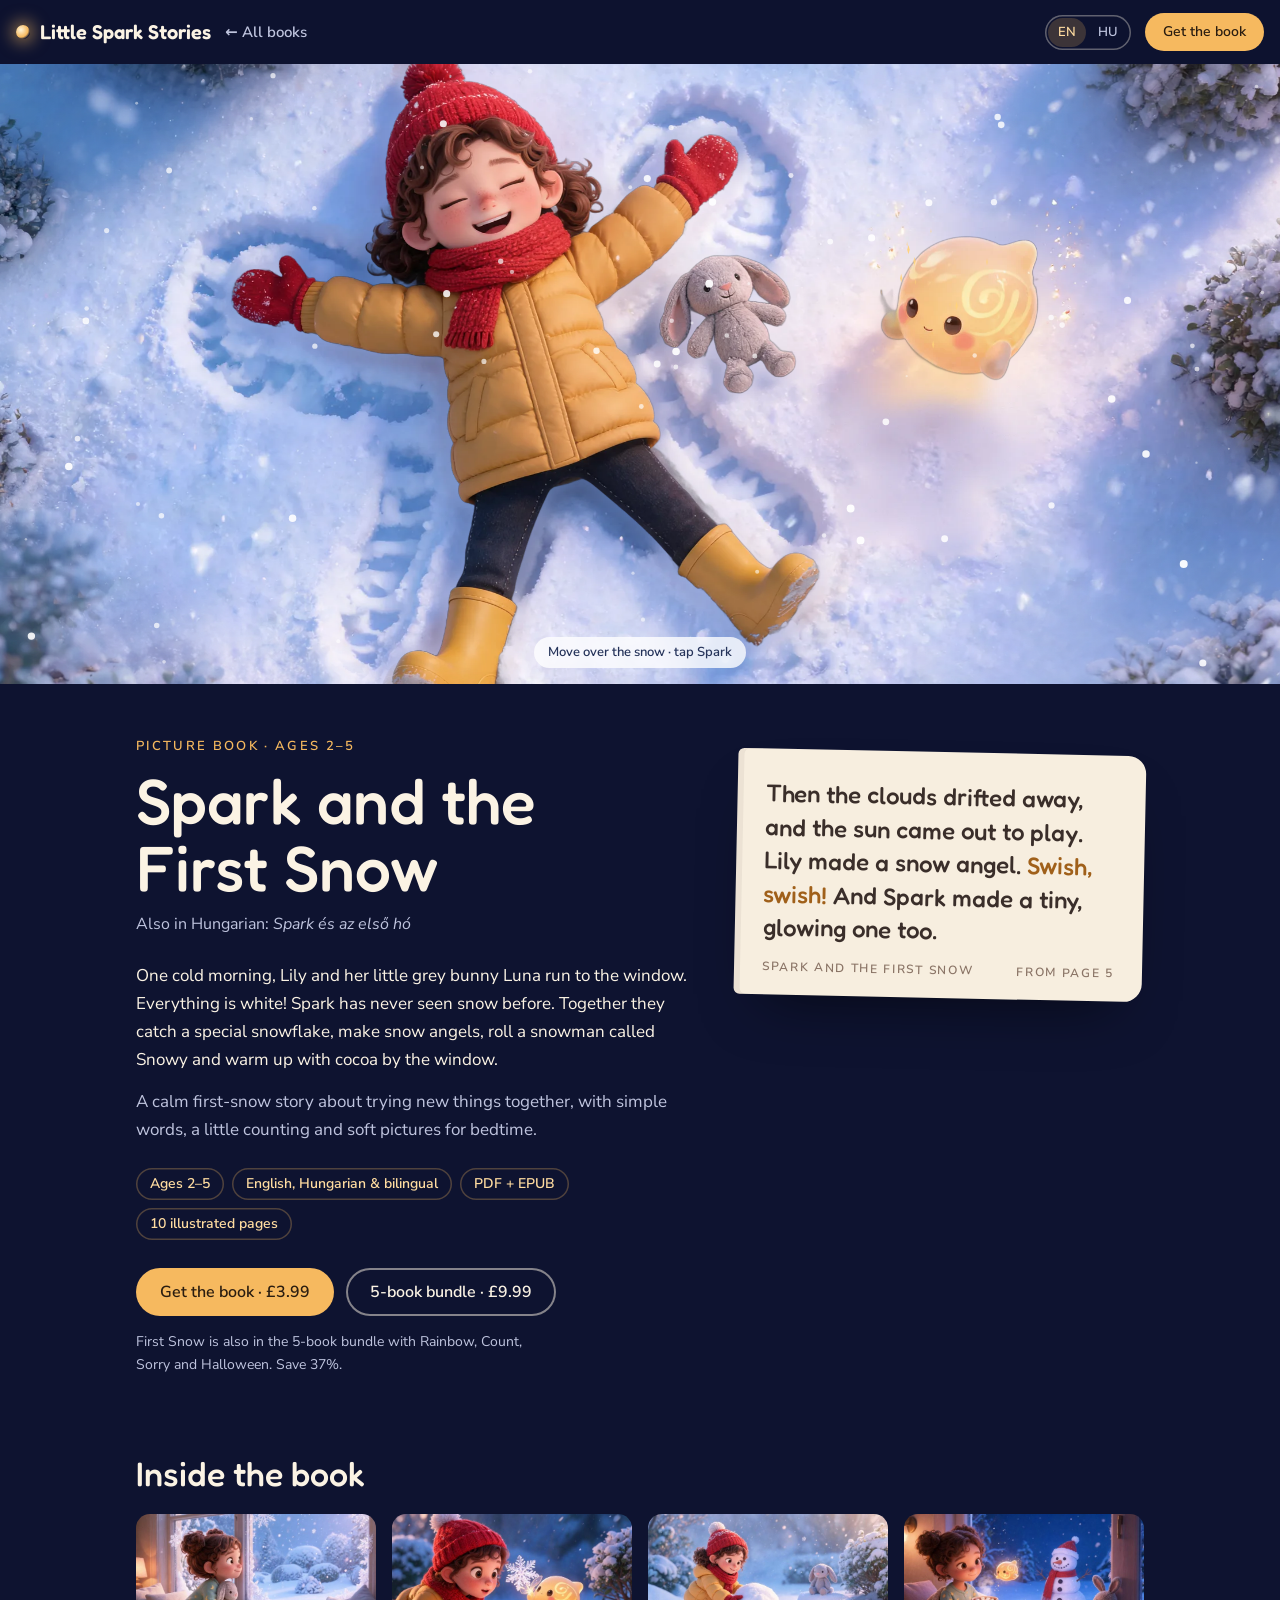
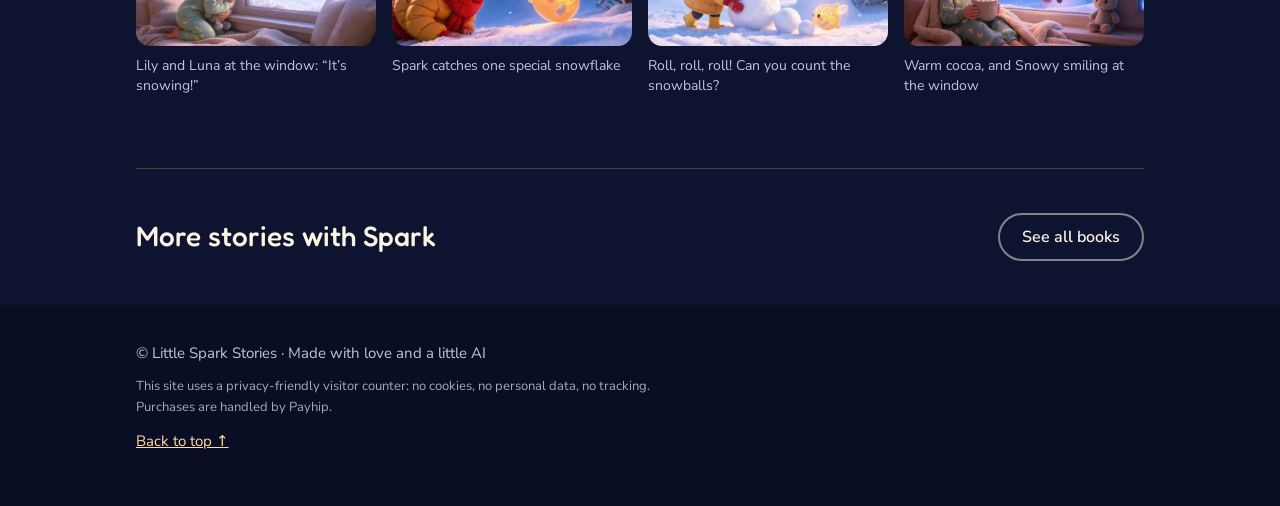
<file: first-snow/index.html>
<!doctype html>
<html lang="en">
<head>
<meta charset="utf-8">
<meta name="viewport" content="width=device-width, initial-scale=1, viewport-fit=cover">
<title>Spark and the First Snow – a gentle winter picture book for ages 2–5</title>
<meta name="description" content="Lily, her bunny Luna and Spark discover snow for the first time: a snowflake, snow angels, a snowman called Snowy and warm cocoa. A calm winter picture book for ages 2–5, in English, Hungarian and bilingual.">
<meta name="theme-color" content="#0e1330">
<meta property="og:type" content="book">
<meta property="og:site_name" content="Little Spark Stories">
<meta property="og:title" content="Spark and the First Snow">
<meta property="og:description" content="Lily, her bunny Luna and Spark discover snow for the first time: a snowflake, snow angels, a snowman called Snowy and warm cocoa. A calm winter picture book for ages 2–5, in English, Hungarian and bilingual.">
<meta property="og:image" content="https://sparkandlilystories.com/assets/snow/og-first-snow.jpg">
<meta property="og:image:alt" content="Lily making a snow angel next to Spark and its tiny glowing snow angel">
<meta property="og:url" content="https://sparkandlilystories.com/first-snow/">
<meta property="og:locale" content="en_GB">
<meta name="twitter:card" content="summary_large_image">
<link rel="canonical" href="https://sparkandlilystories.com/first-snow/">
<link rel="alternate" hreflang="en" href="https://sparkandlilystories.com/first-snow/">
<link rel="alternate" hreflang="hu" href="https://sparkandlilystories.com/hu/elso-ho/">
<link rel="icon" type="image/png" href="/favicon.png">
<link rel="apple-touch-icon" href="/favicon.png">
<link rel="preload" as="image" href="/assets/snow/bg.webp">
<link rel="preconnect" href="https://fonts.googleapis.com">
<link rel="preconnect" href="https://fonts.gstatic.com" crossorigin>
<link rel="stylesheet" href="https://fonts.googleapis.com/css2?family=Fredoka:wght@400;500;600&family=Nunito+Sans:opsz,wght@6..12,400;6..12,600&display=swap">
<script type="application/ld+json">{"@context": "https://schema.org", "@type": "Book", "name": "Spark and the First Snow", "inLanguage": ["en", "hu"], "author": {"@type": "Person", "name": "Mrs Digital"}, "publisher": {"@type": "Organization", "name": "Little Spark Stories"}, "typicalAgeRange": "2-5", "image": "https://sparkandlilystories.com/assets/snow/og-first-snow.jpg", "url": "https://sparkandlilystories.com/first-snow/", "offers": {"@type": "Offer", "price": "3.99", "priceCurrency": "GBP", "url": "https://payhip.com/b/gohmR", "availability": "https://schema.org/InStock"}}</script>
<style>
/* Layout: the snow-angel page from book 2, lifted into a living scene, then the book on the site's night sky. Single night look, matching the home page. */
:root{
  --night:#0e1330; --night-2:#18204a; --ink:#fbf3e4; --muted:#bfc4de; --amber:#f6b95f; --glow:#ffdca0; --paper:#f7eedf; --paper-ink:#3a2e2a; --line:rgba(246,185,95,.28);
  --display:"Fredoka","Baloo 2","Trebuchet MS",system-ui,sans-serif;
  --body:"Nunito Sans","Nunito",system-ui,-apple-system,"Segoe UI",sans-serif;
  --gut:max(16px, env(safe-area-inset-left, 0px)); --gut-r:max(16px, env(safe-area-inset-right, 0px));
  --barh:64px;
  color-scheme:dark; padding-top:env(safe-area-inset-top,0px); padding-bottom:env(safe-area-inset-bottom,0px);
}
*{box-sizing:border-box}
html{background:var(--night)}
body{margin:0; background:var(--night); color:var(--ink); font:400 17px/1.65 var(--body); -webkit-font-smoothing:antialiased; overflow-x:clip}
img{max-width:100%; display:block}
a{color:inherit}
:focus-visible{outline:3px solid var(--glow); outline-offset:3px; border-radius:6px}
.wrap{max-width:1040px; margin:0 auto; padding-left:var(--gut); padding-right:var(--gut-r)}
h1,h2,h3{font-family:var(--display); font-weight:500; line-height:1.05; margin:0; text-wrap:balance}
p{margin:0}
.kicker{font:600 13px/1 var(--body); letter-spacing:.18em; text-transform:uppercase; color:var(--amber)}
.btn{display:inline-flex; align-items:center; gap:10px; font:600 16px/1 var(--body); text-decoration:none; padding:16px 24px; border-radius:999px; background:var(--amber); color:#2a1d10; transition:transform .25s, box-shadow .25s, background .25s}
.btn:hover{transform:translateY(-2px); box-shadow:0 10px 30px -8px rgba(246,185,95,.7); background:var(--glow)}
.btn.ghost{background:transparent; color:var(--ink); box-shadow:inset 0 0 0 2px rgba(251,243,228,.5)}
.btn.ghost:hover{box-shadow:inset 0 0 0 2px var(--glow); color:var(--glow)}
.skip{position:absolute; left:-999px; top:8px}
.skip:focus{left:12px; z-index:20; background:var(--ink); color:var(--night); padding:10px 14px; border-radius:8px}

/* top bar, same as the home page */
body::before{content:""; position:fixed; inset:0 0 auto; height:env(safe-area-inset-top,0px); z-index:10; background:var(--night)}
.bar{position:fixed; top:env(safe-area-inset-top,0px); left:0; right:0; z-index:9; height:var(--barh); display:flex; align-items:center; gap:14px; padding:0 var(--gut-r) 0 var(--gut); background:rgba(14,19,48,.9); -webkit-backdrop-filter:blur(10px); backdrop-filter:blur(10px)}
.bar .name{font:600 20px/1 var(--display); text-decoration:none; display:flex; align-items:center; gap:10px; white-space:nowrap}
.bar .name i{width:14px; height:14px; border-radius:50%; background:radial-gradient(circle at 35% 35%, #fff4d6, var(--amber) 55%, rgba(246,185,95,0) 75%); box-shadow:0 0 16px 4px rgba(246,185,95,.55); display:block}
.bar .back{font:600 15px/1 var(--body); color:var(--muted); text-decoration:none; white-space:nowrap}
.bar .back:hover{color:var(--glow)}
.lang{display:flex; gap:2px; padding:3px; border-radius:999px; box-shadow:inset 0 0 0 1.5px rgba(251,243,228,.35); font:600 13px/1 var(--body); margin-left:auto}
.lang a{text-decoration:none; color:var(--muted); padding:8px 10px; border-radius:999px}
.lang a[aria-current]{background:rgba(246,185,95,.2); color:var(--glow)}
.bar .btn{padding:12px 18px; font-size:14px; white-space:nowrap}
@media (max-width:640px){.bar .name{display:none}}
@media (max-width:400px){.bar{gap:8px}.bar .btn{padding:10px 13px; font-size:13px}.lang a{padding:7px 8px}}

/* scene */
.stage{position:relative; margin-top:calc(var(--barh) + env(safe-area-inset-top,0px)); width:100%; height:min(56.2vw, calc(76vh - var(--barh))); min-height:min(380px, 66vh); overflow:hidden; background:#e9f0f9; touch-action:pan-y}
.world{position:absolute; left:50%; top:50%; aspect-ratio:2400/1325; transform-origin:50% 50%; will-change:transform}
.layer{position:absolute; display:block; max-width:none; pointer-events:none; user-select:none; -webkit-user-select:none; will-change:transform}
.bg,.frame{left:0; top:0; width:100%; height:100%}
.lily{left:19%; top:8.075%; width:44.292%}
.bunny{left:50.667%; top:34.34%; width:10.708%}
.spark{left:66%; top:28.075%; width:13.083%; pointer-events:auto; cursor:pointer; -webkit-tap-highlight-color:transparent; background:none; border:0; padding:0}
.spark img{width:100%; display:block; animation:pulse 3.2s ease-in-out infinite}
.spark.hop img{animation:pulse 3.2s ease-in-out infinite, hop .7s cubic-bezier(.3,1.6,.5,1)}
.spark:focus-visible{outline-offset:-4px; border-radius:50%}
@keyframes hop{0%{transform:none}35%{transform:translateY(-28%) scale(1.08,.94)}70%{transform:translateY(4%) scale(.96,1.05)}100%{transform:none}}
@keyframes pulse{0%,100%{filter:drop-shadow(0 0 6px rgba(255,200,90,.55)) brightness(1)}50%{filter:drop-shadow(0 0 22px rgba(255,200,90,.95)) brightness(1.08)}}
.glowline{left:64%; top:51.02%; width:15%;
  -webkit-mask-image:conic-gradient(from 200deg,#000 var(--reveal),transparent calc(var(--reveal) + 8deg));
          mask-image:conic-gradient(from 200deg,#000 var(--reveal),transparent calc(var(--reveal) + 8deg));
  animation:draw 9s .6s cubic-bezier(.45,.1,.3,1) infinite both}
@property --reveal{syntax:"<angle>"; inherits:false; initial-value:0deg}
@keyframes draw{0%{--reveal:0deg;opacity:1}32%{--reveal:368deg;opacity:1}55%{opacity:.75}70%{opacity:1}88%{--reveal:368deg;opacity:1}100%{--reveal:368deg;opacity:0}}
canvas.snowfall{position:absolute; inset:0; width:100%; height:100%; pointer-events:none}
.bubble{position:absolute; left:0; top:0; z-index:3; max-width:min(260px,64vw); padding:12px 16px; border-radius:18px; background:var(--paper); color:var(--paper-ink); font:500 16px/1.3 var(--display); box-shadow:0 10px 30px -10px rgba(14,19,48,.45); opacity:0; transform:translate(-50%,-100%) translateY(8px) scale(.96); transition:opacity .25s, transform .25s; pointer-events:none}
.bubble::after{content:""; position:absolute; left:50%; bottom:-7px; width:14px; height:14px; background:var(--paper); transform:translateX(-50%) rotate(45deg); border-radius:3px}
.bubble.on{opacity:1; transform:translate(-50%,-100%) translateY(-6px) scale(1)}
.hint{position:absolute; left:50%; bottom:16px; transform:translateX(-50%); z-index:2; font:600 13px/1 var(--body); color:#25335a; background:rgba(255,255,255,.78); padding:9px 14px; border-radius:999px; -webkit-backdrop-filter:blur(6px); backdrop-filter:blur(6px); transition:opacity .6s; white-space:nowrap}

/* book */
.book{padding-block:56px 72px}
.book-grid{display:grid; grid-template-columns:minmax(0,1.15fr) minmax(0,.85fr); gap:48px; align-items:start}
.book h1{font-size:clamp(38px,6vw,64px); margin:14px 0 10px}
.alt{color:var(--muted); font-size:16px; margin-bottom:24px}
.lede{max-width:60ch; margin-bottom:14px}
.lede + .lede{color:var(--muted)}
.chips{display:flex; flex-wrap:wrap; gap:8px; margin:24px 0 28px; padding:0; list-style:none}
.chips li{font:600 14px/1 var(--body); padding:9px 14px; border-radius:999px; box-shadow:inset 0 0 0 1.5px var(--line); color:var(--glow)}
.actions{display:flex; flex-wrap:wrap; gap:12px}
.note{margin-top:14px; font-size:14px; color:var(--muted); max-width:52ch}
.page{background:var(--paper); color:var(--paper-ink); border-radius:6px 18px 18px 6px; padding:28px 28px 22px; box-shadow:0 30px 60px -30px rgba(0,0,0,.6), inset 6px 0 0 rgba(58,46,42,.06); transform:rotate(1.2deg); margin-top:12px}
.page blockquote{margin:0; font:500 clamp(20px,2.4vw,24px)/1.4 var(--display)}
.page blockquote em{color:#a0601a; font-style:normal}
.page figcaption{margin-top:16px; font:600 12px/1 var(--body); letter-spacing:.14em; text-transform:uppercase; color:#8a7466; display:flex; justify-content:space-between}
@media (max-width:820px){.book-grid{grid-template-columns:1fr; gap:36px}.page{transform:none}}

.inside{padding-block:8px 72px}
.inside h2{font-size:clamp(26px,3.4vw,34px); margin-bottom:22px}
.pages{display:grid; grid-template-columns:repeat(4,minmax(0,1fr)); gap:16px; margin:0; padding:0; list-style:none}
.pages li{display:grid; gap:10px; align-content:start}
.pages img{border-radius:14px; aspect-ratio:720/395; object-fit:cover; width:100%; height:auto}
.pages span{font-size:14px; color:var(--muted); line-height:1.45}
@media (max-width:820px){.pages{grid-template-columns:repeat(2,minmax(0,1fr))}}

.more{border-top:1px solid var(--line); padding-block:44px; display:flex; flex-wrap:wrap; gap:16px 24px; align-items:center; justify-content:space-between}
.more h2{font-size:clamp(22px,3vw,28px)}
footer{background:#0a0e24; color:var(--muted); font-size:15px; padding-block:36px 52px}
footer .wrap{display:grid; gap:10px}
footer a{color:var(--glow)}
footer .small{font-size:13px; opacity:.85; max-width:70ch}
@media (prefers-reduced-motion:reduce){.glowline{animation:none; --reveal:368deg}.spark img{animation:none}.btn{transition:none}}
</style>
</head>
<body>
<a class="skip" href="#book">Skip to the book</a>
<header class="bar">
  <a class="name" href="/"><i aria-hidden="true"></i>Little Spark Stories</a>
  <a class="back" href="/#books">← All books</a>
  <div class="lang" role="navigation" aria-label="Language / Nyelv"><a href="/first-snow/" hreflang="en" lang="en" aria-current="page">EN</a><a href="/hu/elso-ho/" hreflang="hu" lang="hu">HU</a></div>
  <a class="btn" href="https://payhip.com/b/gohmR" target="_blank" rel="noopener">Get the book</a>
</header>

<main>
<section class="stage" id="stage" aria-label="Lily and Spark making snow angels" data-page="en" data-hint-touch="Tap Spark ✦" data-lines='["Oh! It’s cold… and sparkly!", "I made a tiny, glowing snow angel too!", "Swish, swish! Now it’s your turn!", "Every snowflake is different, just like every friend."]'>
  <div class="world" id="world">
    <img class="layer bg" data-d="0.25" src="/assets/snow/bg.webp" alt="" fetchpriority="high">
    <img class="layer glowline" data-d="0.3" src="/assets/snow/glow.webp" alt="">
    <img class="layer bunny" data-d="0.55" src="/assets/snow/bunny.webp" alt="">
    <img class="layer lily" data-d="0.7" src="/assets/snow/lily.webp" alt="Lily lying in the snow making a snow angel, with her bunny Luna beside her">
    <button class="layer spark" data-d="1.05" id="spark" type="button" aria-label="Tap Spark"><img src="/assets/snow/spark.webp" alt=""></button>
    <img class="layer frame" data-d="1.5" src="/assets/snow/frame.webp" alt="">
  </div>
  <canvas class="snowfall" id="snow" aria-hidden="true"></canvas>
  <p class="bubble" id="bubble" aria-live="polite"></p>
  <span class="hint" id="hint">Move over the snow · tap Spark</span>
</section>

<section class="book wrap" id="book">
  <div class="book-grid">
    <div>
      <div class="kicker">Picture book · ages 2–5</div>
      <h1>Spark and the First Snow</h1>
      <p class="alt">Also in Hungarian: <i lang="hu">Spark és az első hó</i></p>
      <p class="lede">One cold morning, Lily and her little grey bunny Luna run to the window. Everything is white! Spark has never seen snow before. Together they catch a special snowflake, make snow angels, roll a snowman called Snowy and warm up with cocoa by the window.</p>
      <p class="lede">A calm first-snow story about trying new things together, with simple words, a little counting and soft pictures for bedtime.</p>
      <ul class="chips"><li>Ages 2–5</li><li>English, Hungarian &amp; bilingual</li><li>PDF + EPUB</li><li>10 illustrated pages</li></ul>
      <div class="actions">
        <a class="btn" href="https://payhip.com/b/gohmR" target="_blank" rel="noopener">Get the book · £3.99</a>
        <a class="btn ghost" href="https://payhip.com/b/sWNVH" target="_blank" rel="noopener">5-book bundle · £9.99</a>
      </div>
      <p class="note">First Snow is also in the 5-book bundle with Rainbow, Count, Sorry and Halloween. Save 37%.</p>
    </div>
    <figure class="page" style="margin-inline:0">
      <blockquote>Then the clouds drifted away, and the sun came out to play. Lily made a snow angel. <em>Swish, swish!</em> And Spark made a tiny, glowing one too.</blockquote>
      <figcaption><span>Spark and the First Snow</span><span>From page 5</span></figcaption>
    </figure>
  </div>
</section>

<section class="inside wrap" aria-labelledby="inside-h">
  <h2 id="inside-h">Inside the book</h2>
  <ul class="pages">
<li><img src="/assets/snow/page-window.jpg" alt="Lily and Luna at the window: “It’s snowing!”" loading="lazy" width="720" height="395"><span>Lily and Luna at the window: “It’s snowing!”</span></li>
<li><img src="/assets/snow/page-snowflake.jpg" alt="Spark catches one special snowflake" loading="lazy" width="720" height="395"><span>Spark catches one special snowflake</span></li>
<li><img src="/assets/snow/page-snowman.jpg" alt="Roll, roll, roll! Can you count the snowballs?" loading="lazy" width="720" height="395"><span>Roll, roll, roll! Can you count the snowballs?</span></li>
<li><img src="/assets/snow/page-cocoa.jpg" alt="Warm cocoa, and Snowy smiling at the window" loading="lazy" width="720" height="395"><span>Warm cocoa, and Snowy smiling at the window</span></li>
  </ul>
</section>

<section class="wrap"><div class="more"><h2>More stories with Spark</h2><a class="btn ghost" href="/#books">See all books</a></div></section>
</main>

<footer>
  <div class="wrap">
    <p>© Little Spark Stories · Made with love and a little AI</p>
    <p class="small">This site uses a privacy-friendly visitor counter: no cookies, no personal data, no tracking. Purchases are handled by Payhip.</p>
    <p><a href="#">Back to top ↑</a></p>
  </div>
</footer>
<script>
(()=>{
const stage=document.getElementById('stage'),world=document.getElementById('world'),hint=document.getElementById('hint'),bubble=document.getElementById('bubble'),sparkEl=document.getElementById('spark');
const layers=[...world.querySelectorAll('.layer')];
const reduce=matchMedia('(prefers-reduced-motion: reduce)').matches;
const COARSE=matchMedia('(pointer:coarse)').matches, IDLE=COARSE?.65:.15;
const LINES=JSON.parse(stage.dataset.lines); let li=0, bubbleT=0;
const R=2400/1325; let sw=0, sh=0, ox=0, ww=0;
if(COARSE) hint.textContent=stage.dataset.hintTouch;
function fit(){
  sw=stage.clientWidth; sh=stage.clientHeight;
  let w=sw, h=sw/R; if(h<sh){h=sh; w=sh*R;}
  ww=w; world.style.width=w+'px'; world.style.height=h+'px';
  const focus=sw<700?0.6:0.49; ox=(0.5-focus)*(w-sw);
}
let tx=0,ty=0,cx=0,cy=0,scrollP=0,touching=false;
stage.addEventListener('pointermove',e=>{if(e.pointerType==='touch')return;const r=stage.getBoundingClientRect();tx=(e.clientX-r.left)/r.width-.5;ty=(e.clientY-r.top)/r.height-.5});
stage.addEventListener('pointerleave',()=>{tx=0;ty=0});
stage.addEventListener('touchmove',e=>{const r=stage.getBoundingClientRect(),q=e.touches[0];tx=(q.clientX-r.left)/r.width-.5;ty=(q.clientY-r.top)/r.height-.5;touching=true},{passive:true});
stage.addEventListener('touchend',()=>{setTimeout(()=>{tx=0;ty=0;touching=false},600)},{passive:true});
addEventListener('scroll',()=>{scrollP=Math.min(1,Math.max(0,scrollY/(sh||1)))},{passive:true});
addEventListener('resize',()=>{fit();sizeCanvas()}); fit();
let burst=0;
function poke(){
  sparkEl.classList.remove('hop'); void sparkEl.offsetWidth; sparkEl.classList.add('hop'); burst=40;
  hint.style.opacity=0; bubble.textContent=LINES[li++%LINES.length]; bubble.classList.add('on');
  clearTimeout(bubbleT); bubbleT=setTimeout(()=>bubble.classList.remove('on'),3200);
  if(window.goatcounter&&goatcounter.count) try{goatcounter.count({path:'spark-tap@'+stage.dataset.page,title:'Spark tapped',event:true})}catch(e){}
}
sparkEl.addEventListener('click',poke);
const cv=document.getElementById('snow'),ctx=cv.getContext('2d');
let flakes=[],sparks=[],dpr=1,last=0;
function mk(any){const z=Math.random();return{x:Math.random()*sw,y:any?Math.random()*sh:-10,z,r:.8+z*3.2,v:12+z*38,ph:Math.random()*6.28}}
function sizeCanvas(){dpr=Math.min(2,devicePixelRatio||1);cv.width=sw*dpr;cv.height=sh*dpr;flakes=Array.from({length:reduce?0:Math.round(sw*sh/9000)},()=>mk(true))}
sizeCanvas();
let visible=true; new IntersectionObserver(es=>{visible=es[0].isIntersecting}).observe(stage);
const t0=performance.now();
function frame(now){
  requestAnimationFrame(frame); if(!visible) return;
  const t=(now-t0)/1000, dt=Math.min(.05,t-last); last=t;
  const ix=reduce?0:Math.sin(t*.45)*IDLE, iy=reduce?0:Math.cos(t*.33)*IDLE*.7;
  const useX=(tx||ty)?tx:ix, useY=(tx||ty)?ty:iy;
  cx+=(useX-cx)*.06; cy+=(useY-cy)*.06;
  const amp=COARSE?Math.max(18,sw*.05):Math.min(28,sw*.022);
  const sc=1.08-scrollP*.06;
  world.style.transform=`translate(calc(-50% + ${ox.toFixed(1)}px), calc(-50% + ${(scrollP*sh*.18).toFixed(1)}px)) scale(${sc})`;
  for(const L of layers){
    const d=+L.dataset.d; let x=-cx*amp*d, y=-cy*amp*d;
    if(L===sparkEl&&!reduce) y+=Math.sin(t*1.6)*ww*.012;
    L.style.transform=`translate(${x.toFixed(2)}px,${y.toFixed(2)}px)`+(L.classList.contains('frame')?' scale(1.04)':'');
  }
  const st=stage.getBoundingClientRect(), sp=sparkEl.getBoundingClientRect();
  const bx=Math.min(sw-130,Math.max(130,sp.left-st.left+sp.width/2));
  bubble.style.left=bx+'px'; bubble.style.top=Math.max(70,sp.top-st.top)+'px';
  ctx.setTransform(dpr,0,0,dpr,0,0); ctx.clearRect(0,0,sw,sh);
  for(const f of flakes){
    f.y+=f.v*dt; f.x+=Math.sin(t*.8+f.ph)*f.z*.6-cx*f.z*2;
    if(f.y>sh+10)Object.assign(f,mk(false)); if(f.x<-10)f.x=sw+10; if(f.x>sw+10)f.x=-10;
    ctx.globalAlpha=.35+f.z*.6; ctx.fillStyle='#fff'; ctx.beginPath(); ctx.arc(f.x,f.y,f.r,0,6.283); ctx.fill();
  }
  if(!reduce){
    for(let i=0;i<(burst>0?6:1);i++) if(burst>0||Math.random()<.35) sparks.push({x:sp.left-st.left+sp.width*(.2+Math.random()*.6),y:sp.top-st.top+sp.height*(.2+Math.random()*.6),vx:(Math.random()-.5)*(burst>0?160:30),vy:burst>0?-40-Math.random()*120:-10-Math.random()*25,life:1});
    if(burst>0)burst--;
    sparks=sparks.filter(s=>(s.life-=dt*.9)>0);
    for(const s of sparks){s.x+=s.vx*dt;s.y+=s.vy*dt;ctx.globalAlpha=s.life;ctx.fillStyle='#ffd27a';const r=1.6*s.life+.6;ctx.beginPath();ctx.moveTo(s.x,s.y-r*2.2);ctx.lineTo(s.x+r*.6,s.y);ctx.lineTo(s.x,s.y+r*2.2);ctx.lineTo(s.x-r*.6,s.y);ctx.closePath();ctx.fill()}
  }
  ctx.globalAlpha=1;
}
requestAnimationFrame(frame);
document.querySelectorAll('.lang a').forEach(a=>a.addEventListener('click',()=>{try{localStorage.setItem('lang',a.hreflang)}catch(e){}}));
})();
</script>
<script data-goatcounter="https://sparkandlilystories.goatcounter.com/count" async src="//gc.zgo.at/count.js"></script>
<script>
/* Count clicks on buttons and outgoing links (GoatCounter events, no cookies) */
document.addEventListener('click', function (e) {
  var a = e.target.closest && e.target.closest('a[href]');
  if (!a || !window.goatcounter || !window.goatcounter.count) return;
  var h = a.getAttribute('href') || '';
  var name = null;
  if (/\.pdf$/i.test(h)) name = 'download-' + h.split('/').pop().replace(/\.pdf$/i, '');
  else if (/payhip\.com/i.test(h)) name = 'payhip-' + (h.split('/').pop() || 'shop');
  else if (/^https?:/i.test(h)) { try { name = 'out-' + new URL(h).hostname.replace(/^www\./, ''); } catch (x) {} }
  if (!name) return;
  window.goatcounter.count({ path: name + '@first-snow', title: (a.textContent || '').trim().slice(0, 60), event: true });
});
</script>
</body>
</html>
</file>
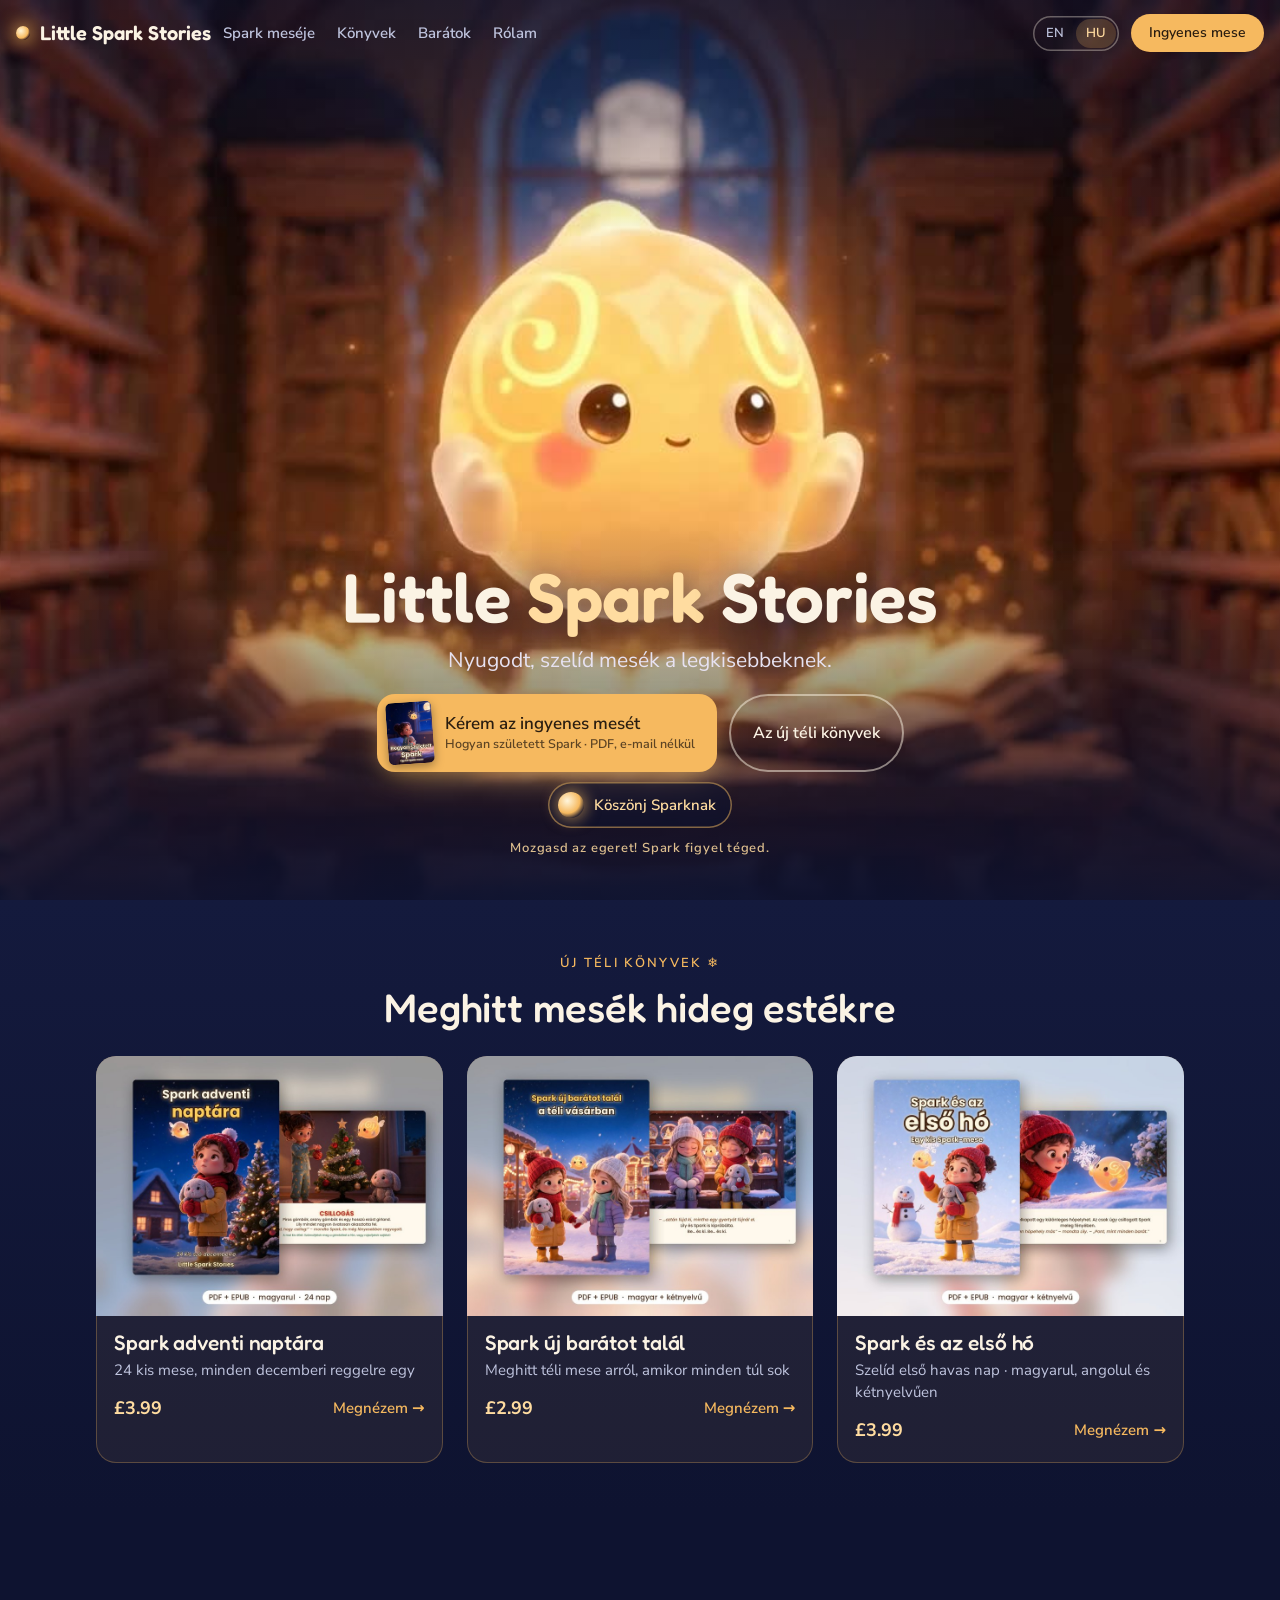
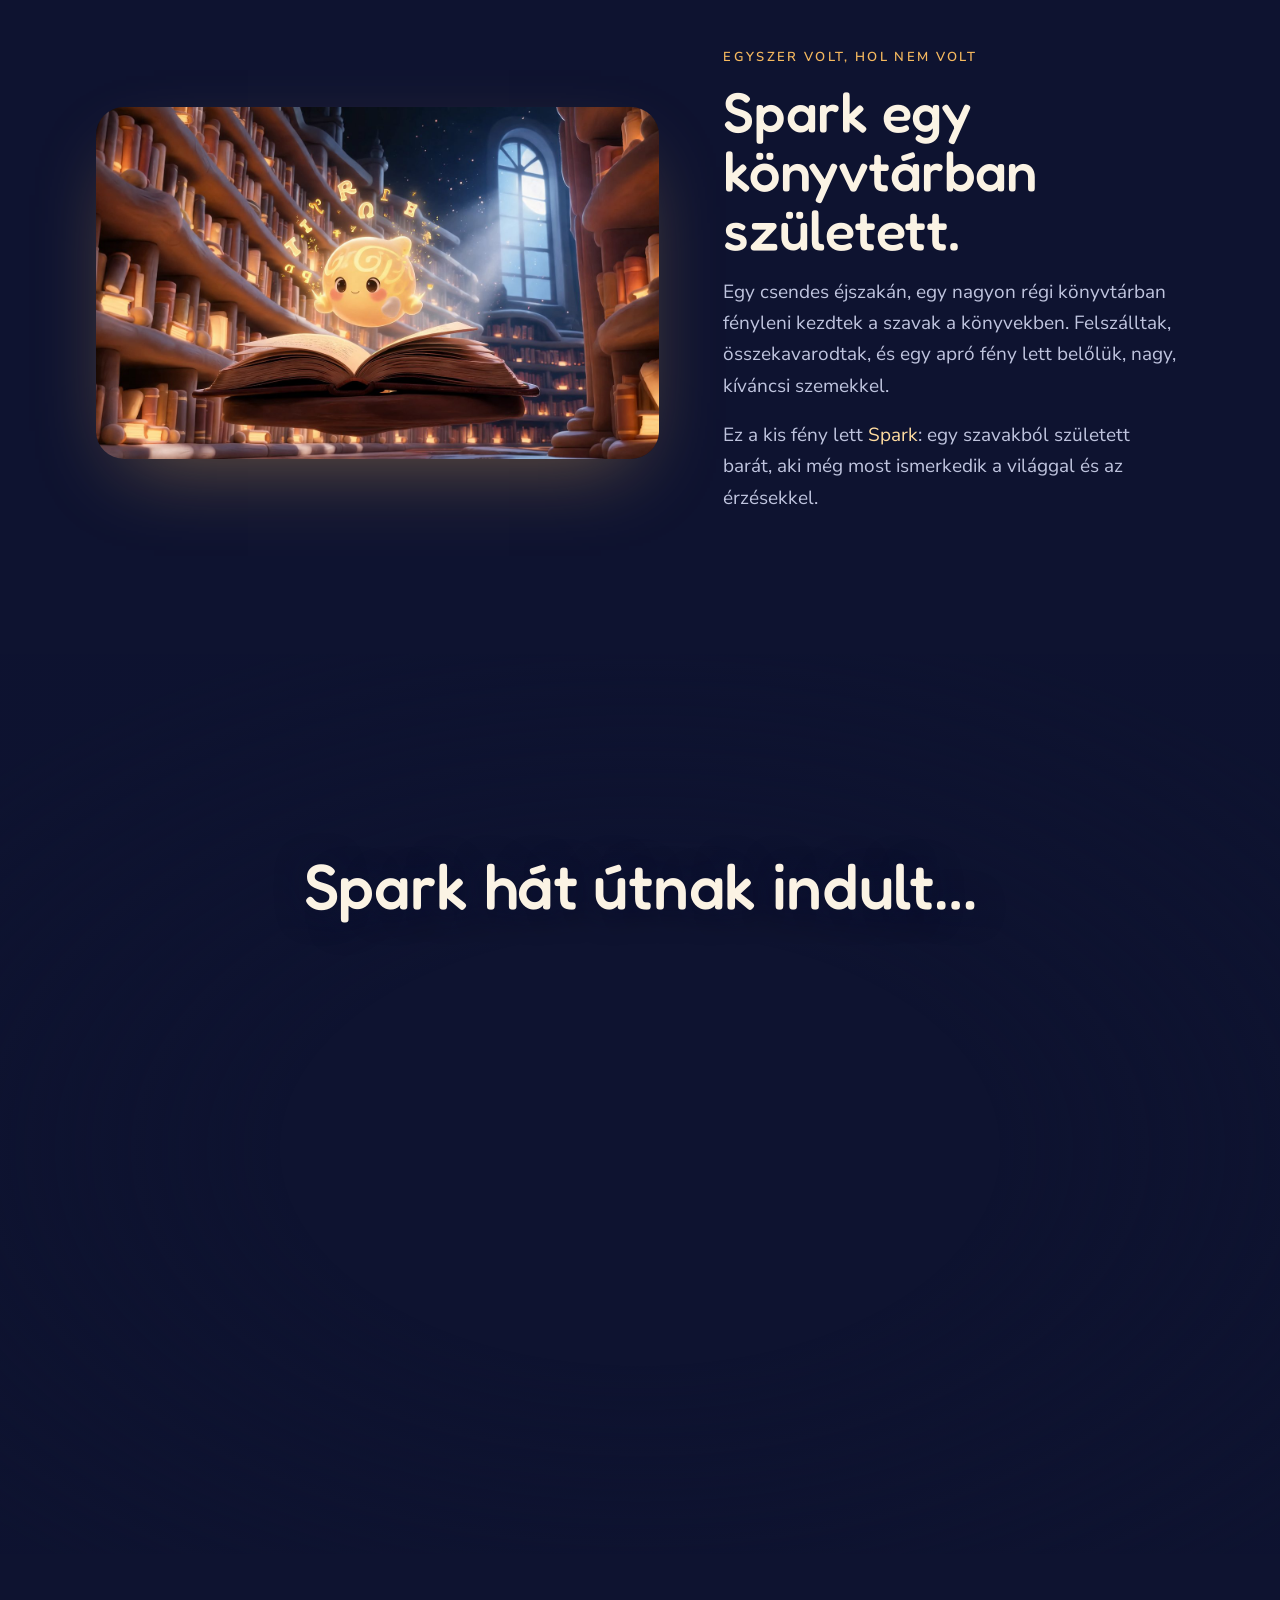
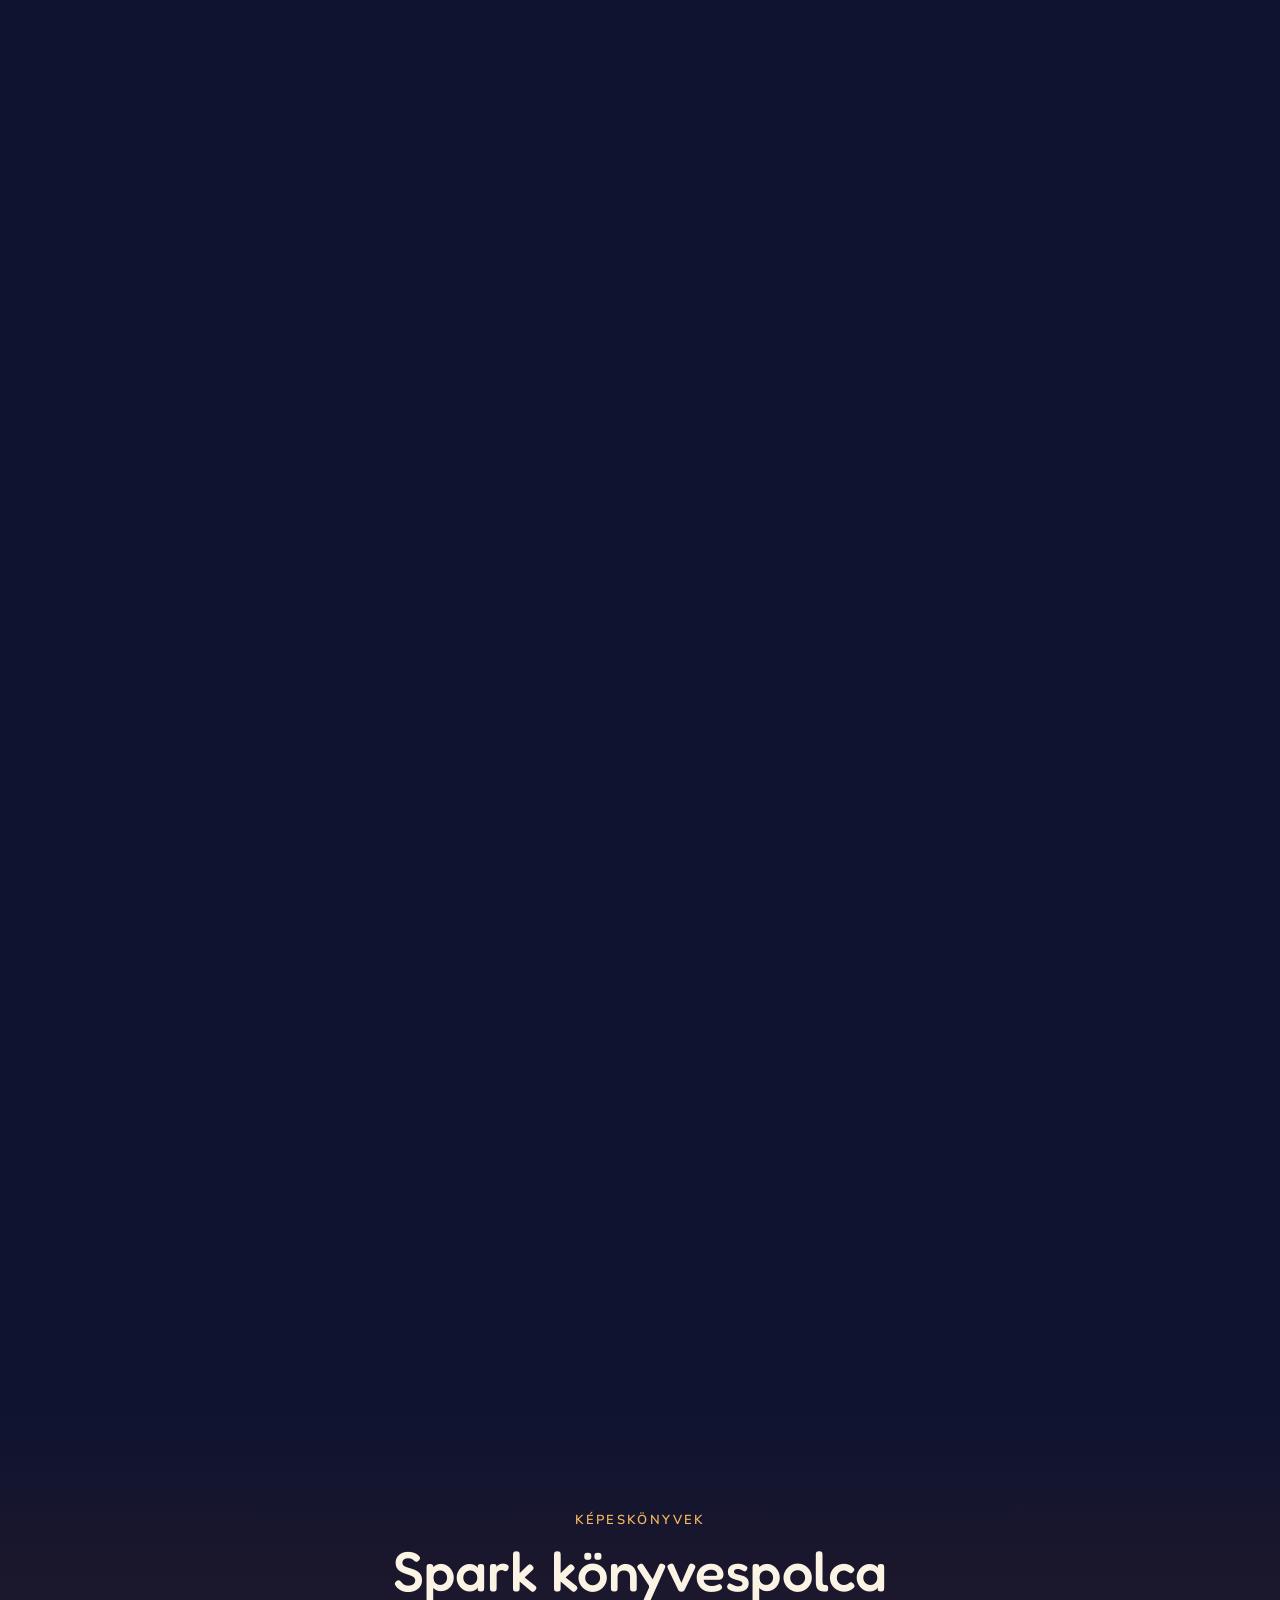
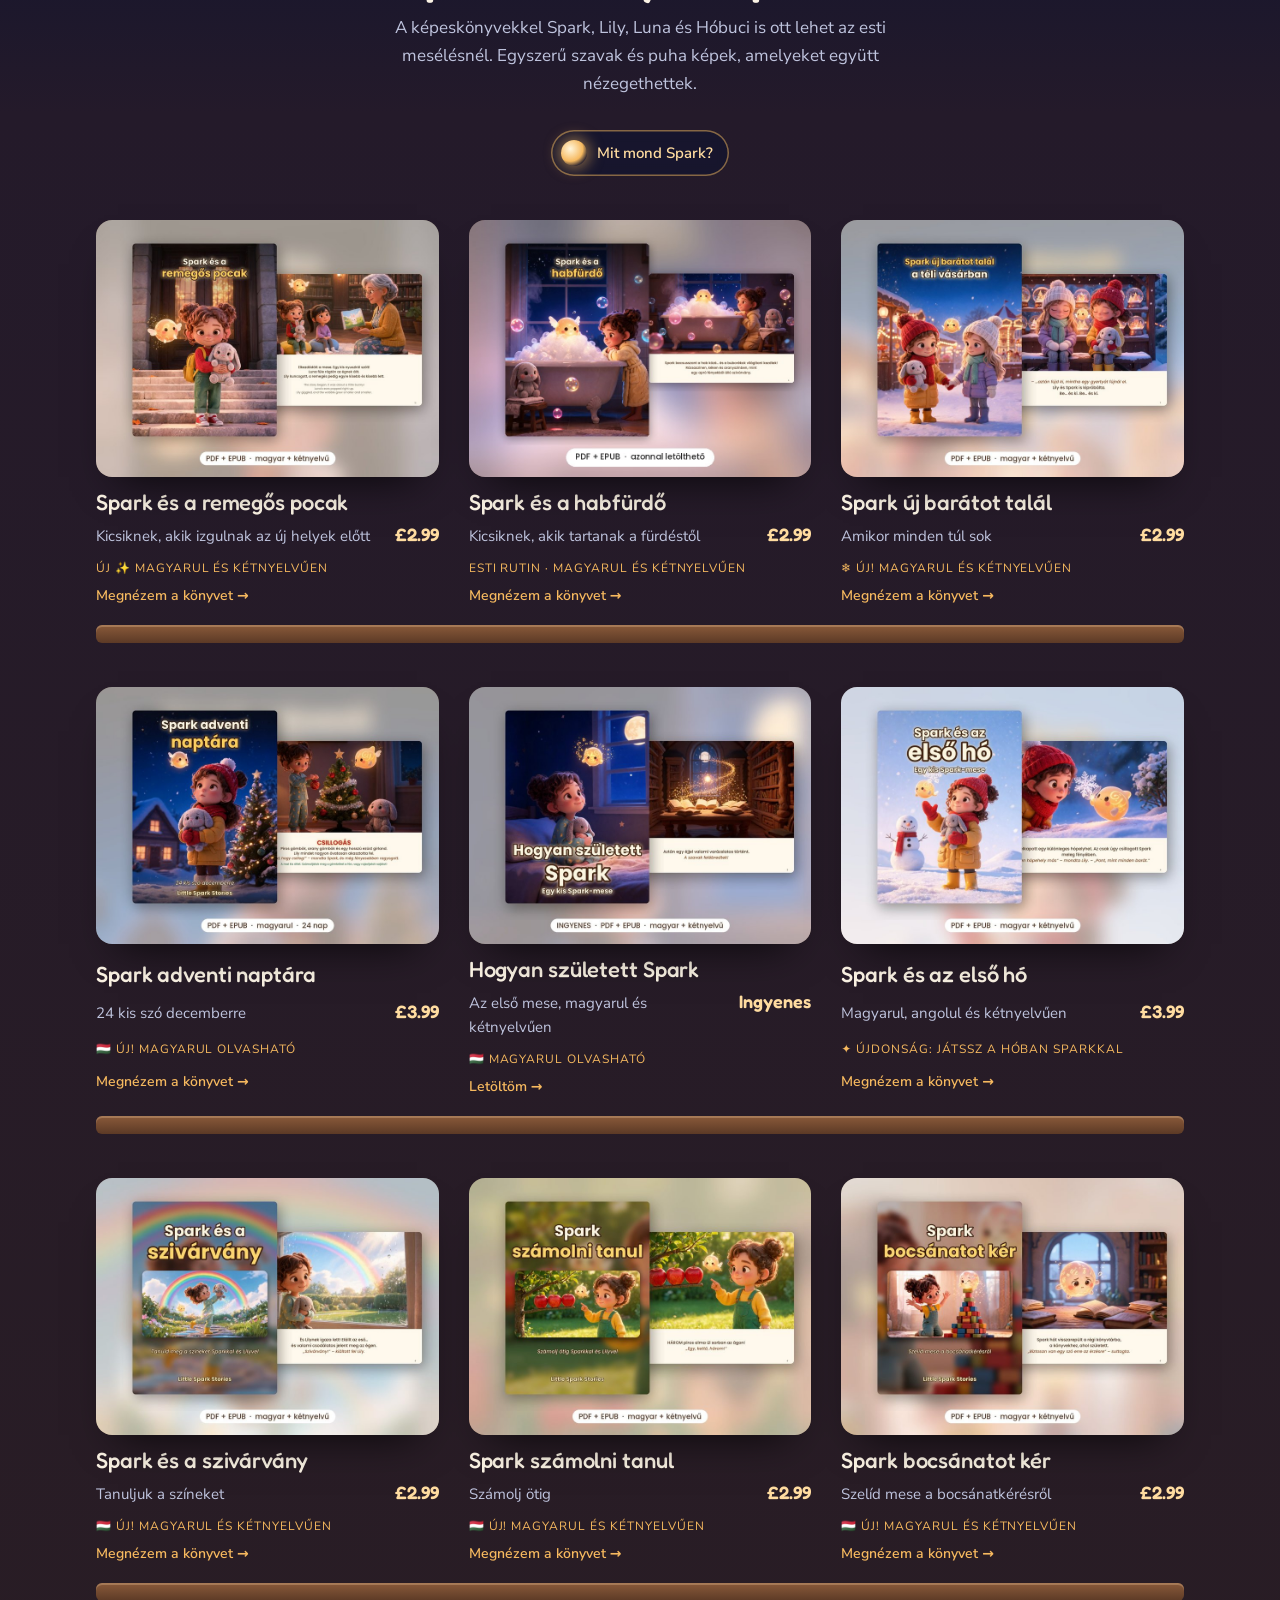
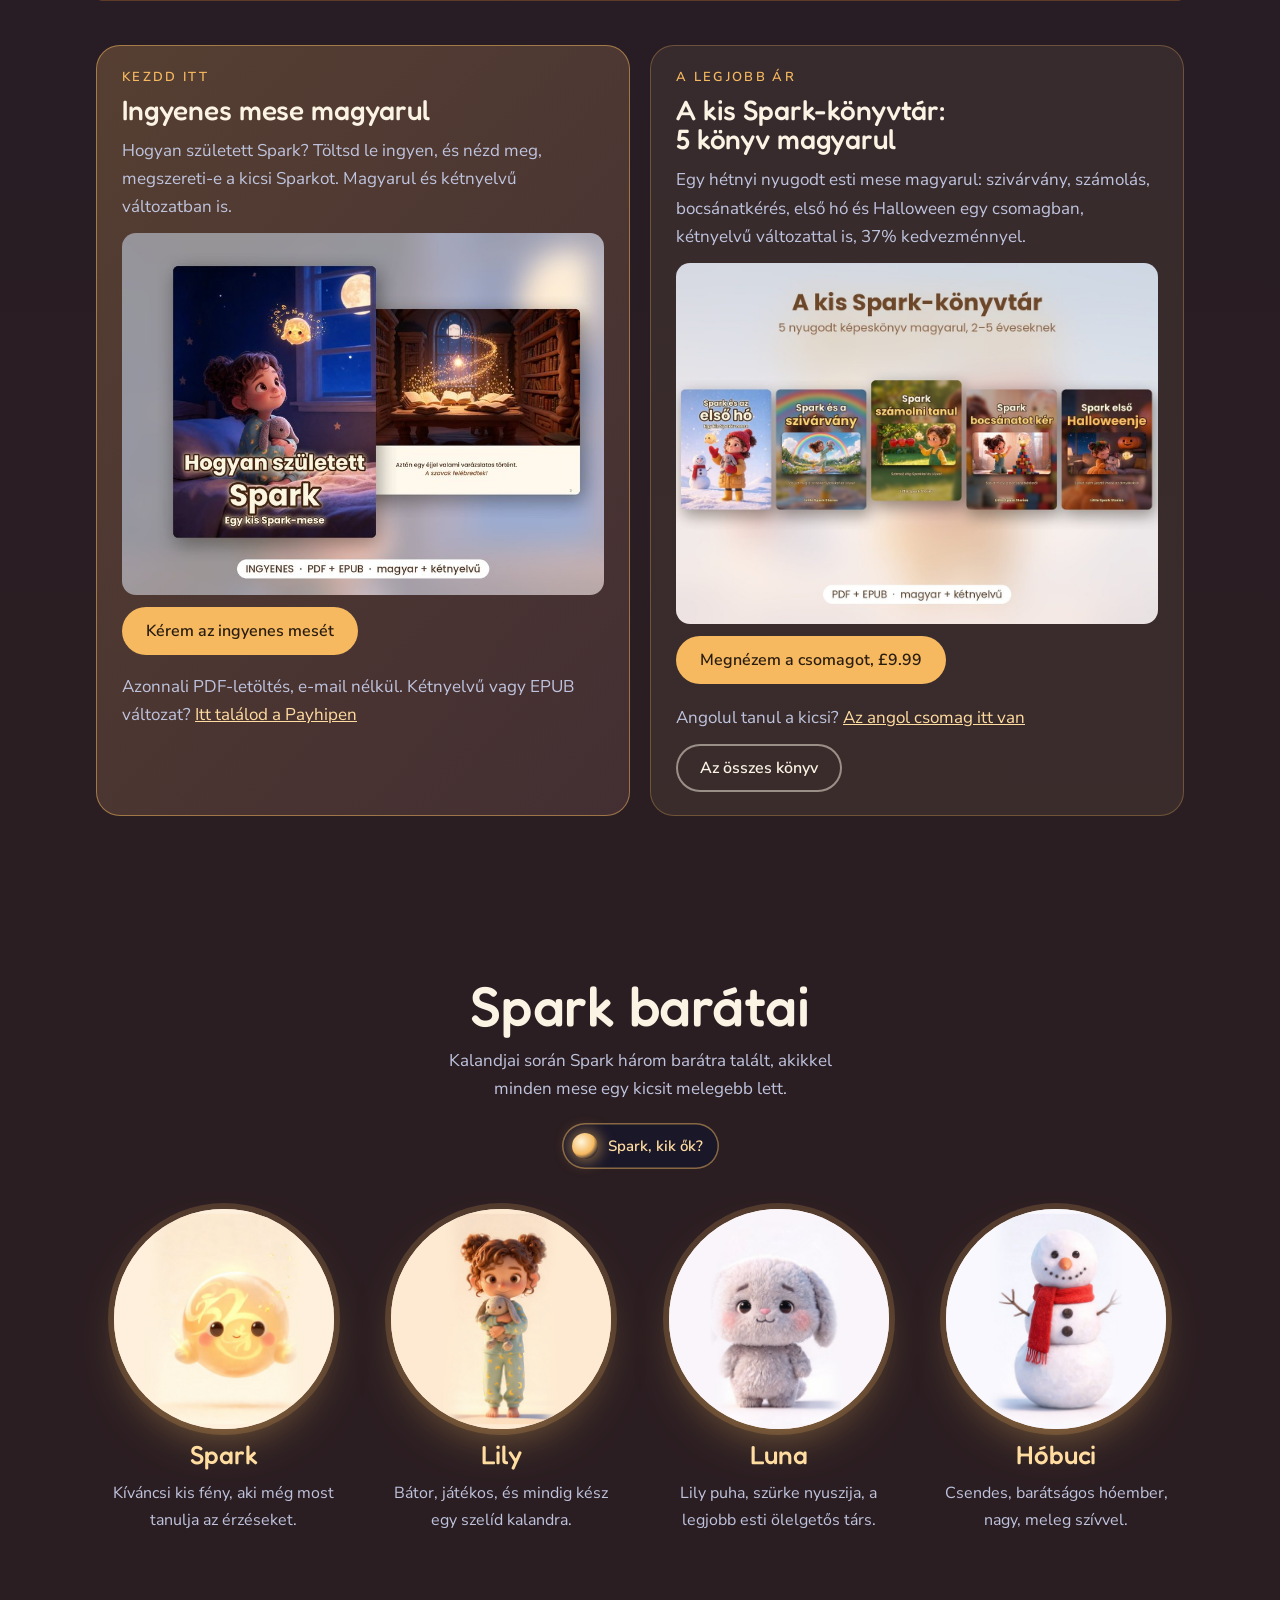
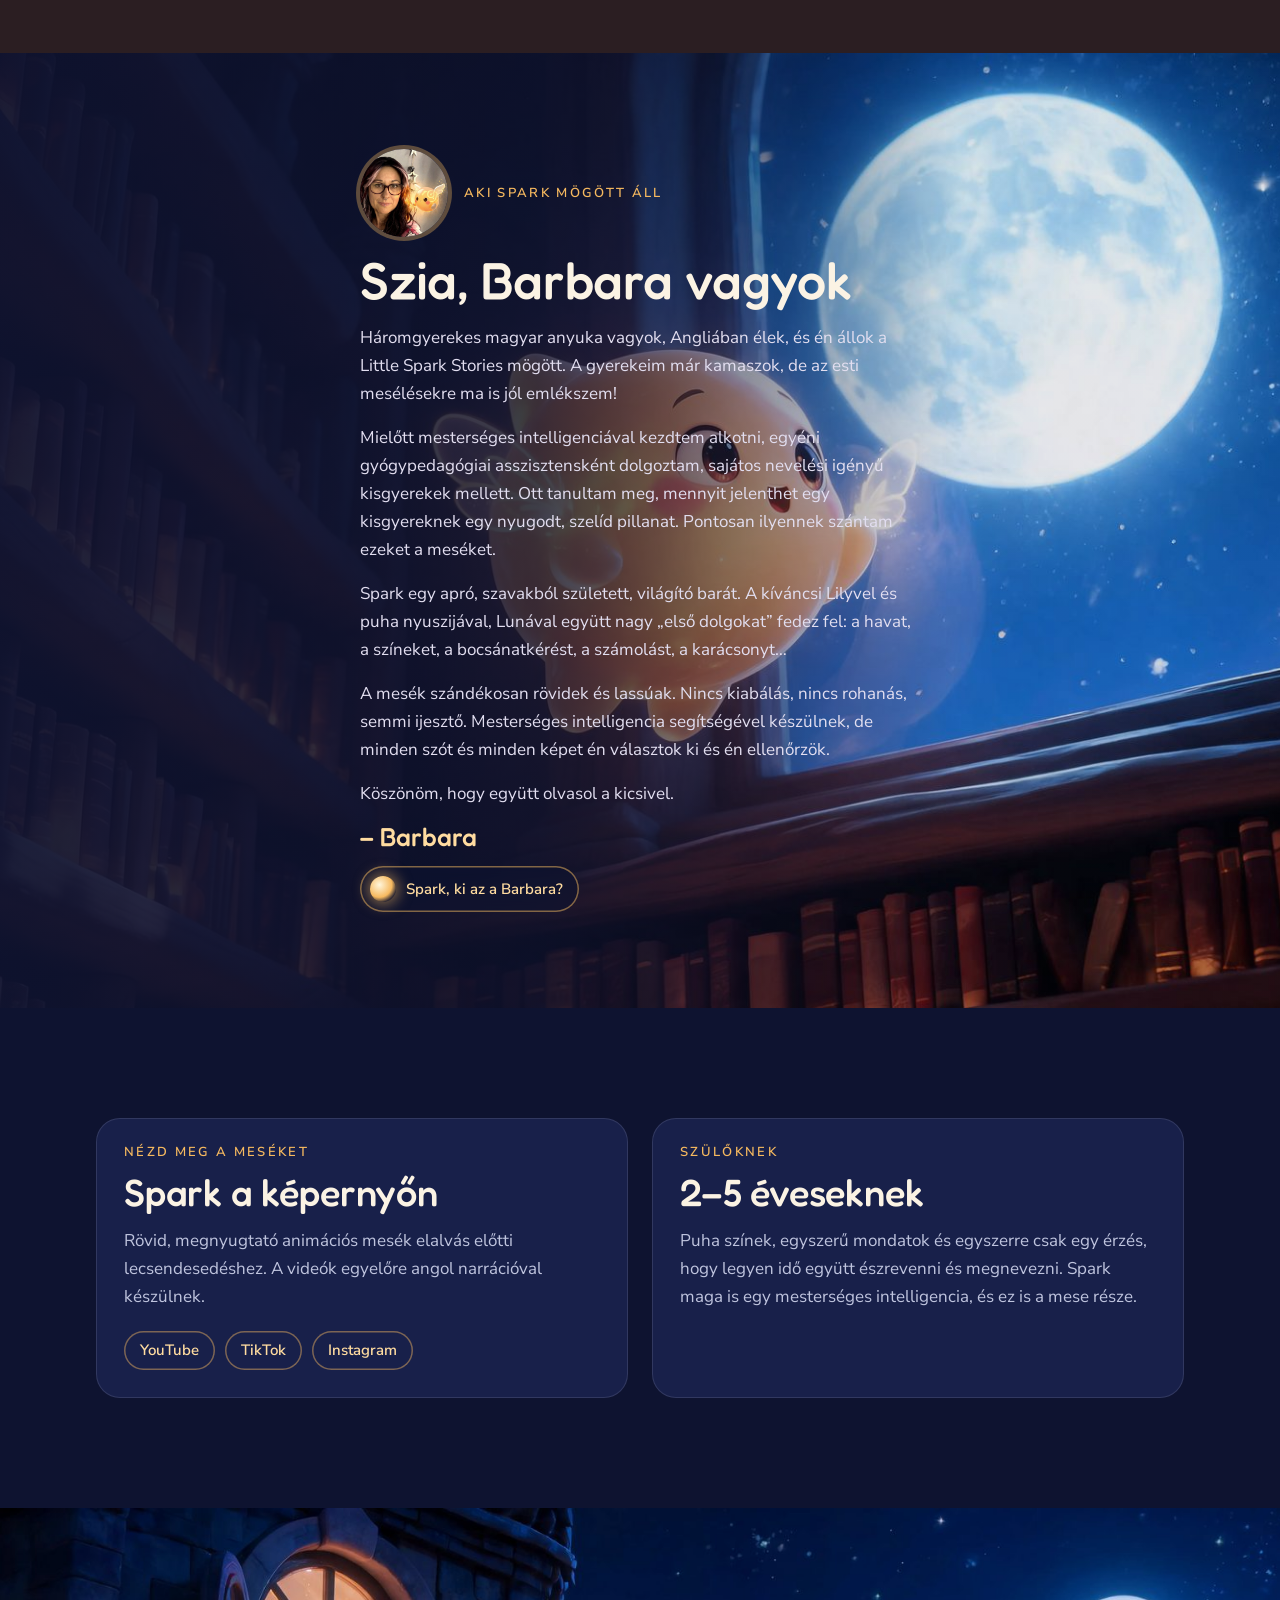
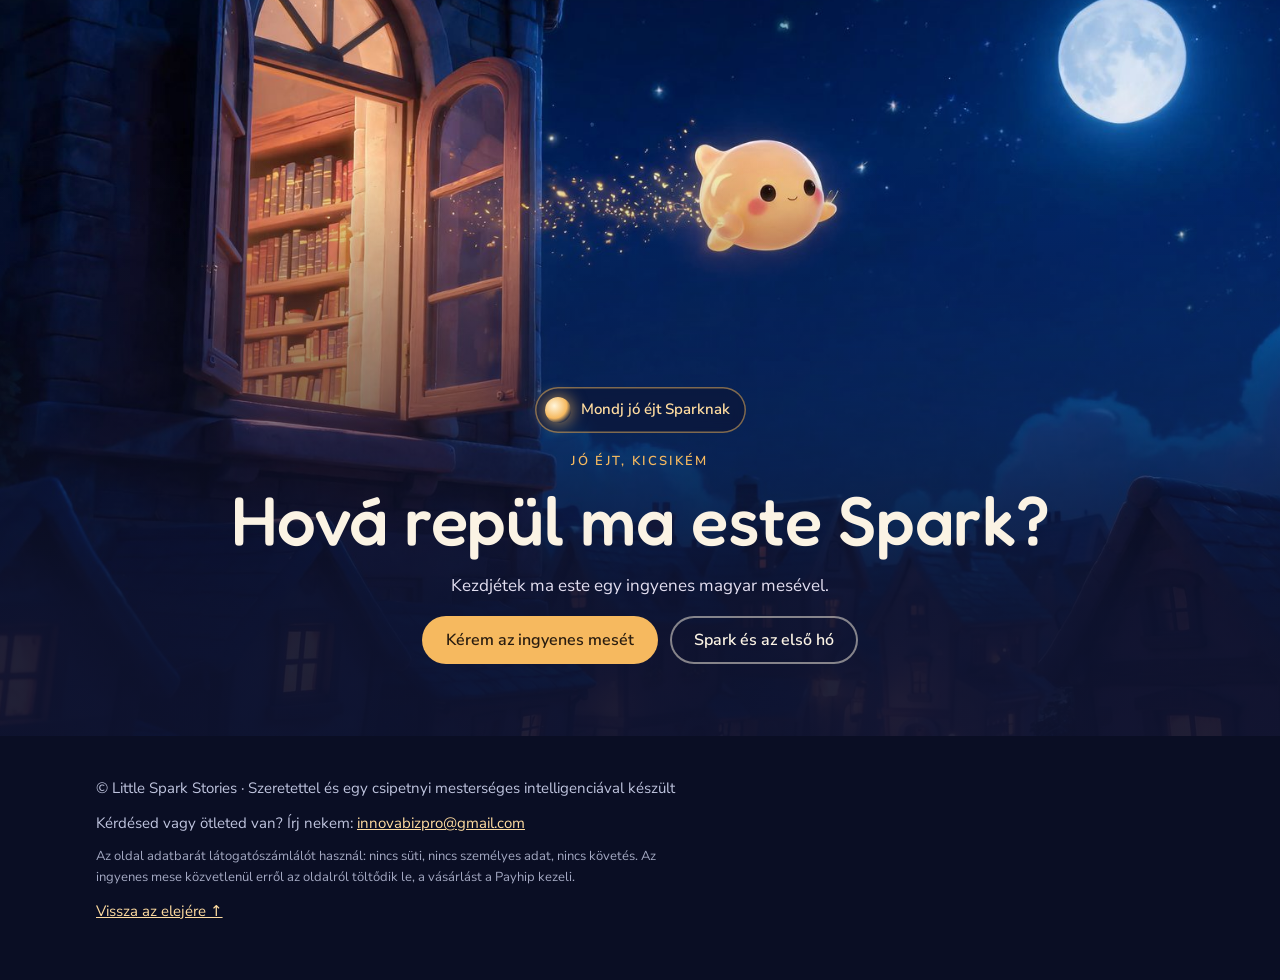
<file: hu/index.html>
<!doctype html>
<html lang="hu">
<head>
<meta charset="utf-8">
<meta name="viewport" content="width=device-width, initial-scale=1, viewport-fit=cover">
<title>Little Spark Stories – Nyugodt esti mesék kicsiknek</title>
  <meta name="description" content="Nyugodt, szelíd esti mesék és képeskönyvek 2–5 éveseknek Sparkkal, Lilyvel, Lunával és Hóbucival. Ingyenes magyar mese, képeskönyvek és videók.">
  <meta name="theme-color" content="#0e1330">

  <!-- Open Graph: how the link looks when shared -->
  <meta property="og:type" content="website">
  <meta property="og:site_name" content="Little Spark Stories">
  <meta property="og:title" content="Little Spark Stories – Nyugodt esti mesék kicsiknek">
  <meta property="og:description" content="Nyugodt, szelíd esti mesék és képeskönyvek 2–5 éveseknek Sparkkal, Lilyvel, Lunával és Hóbucival. Ingyenes magyar mese, képeskönyvek és videók.">
  <meta property="og:image" content="https://sparkandlilystories.com/images/hero.jpg">
  <meta property="og:image:alt" content="Spark, a kis világító fénygömb, Lilyvel és Luna nyuszival esti meséléskor">
  <meta property="og:url" content="https://sparkandlilystories.com/hu/">
  <meta property="og:locale" content="hu_HU">
  <meta name="twitter:card" content="summary_large_image">

  <link rel="canonical" href="https://sparkandlilystories.com/hu/">
  <link rel="alternate" hreflang="en" href="https://sparkandlilystories.com/">
  <link rel="alternate" hreflang="hu" href="https://sparkandlilystories.com/hu/">
  <link rel="icon" type="image/png" href="../favicon.png">
  <link rel="apple-touch-icon" href="../favicon.png">
<link rel="preconnect" href="https://fonts.googleapis.com">
<link rel="preconnect" href="https://fonts.gstatic.com" crossorigin>
<link rel="stylesheet" href="https://fonts.googleapis.com/css2?family=Fredoka:wght@400;500;600&family=Nunito+Sans:opsz,wght@6..12,400;6..12,600&display=swap">
<style>
/* Layout: a bedtime walk through the library where Spark was born — night sky colours, warm book-glow amber, one gentle idea per screen. Single night look by choice. */
:root{
  --night:#0e1330; --night-2:#18204a; --ink:#fbf3e4; --muted:#bfc4de; --amber:#f6b95f; --glow:#ffdca0; --paper:#f7eedf; --paper-ink:#3a2e2a; --rose:#f2a3a8; --line:rgba(246,185,95,.28);
  --display:"Fredoka", "Baloo 2", "Trebuchet MS", system-ui, sans-serif;
  --body:"Nunito Sans", "Nunito", system-ui, -apple-system, "Segoe UI", sans-serif;
  --gut:max(16px, env(safe-area-inset-left, 0px)); --gut-r:max(16px, env(safe-area-inset-right, 0px));
  color-scheme:dark; padding-top:env(safe-area-inset-top,0px); padding-bottom:env(safe-area-inset-bottom,0px);
}
*{box-sizing:border-box}
html{scroll-behavior:smooth; background:var(--night)}
body{margin:0; background:var(--night); color:var(--ink); font:400 17px/1.65 var(--body); -webkit-font-smoothing:antialiased; overflow-x:clip}
img,video,canvas{max-width:100%; display:block}
a{color:inherit}
:focus-visible{outline:3px solid var(--glow); outline-offset:3px; border-radius:6px}
.wrap{max-width:1120px; margin:0 auto; padding-left:var(--gut); padding-right:var(--gut-r)}
h1,h2,h3{font-family:var(--display); font-weight:500; line-height:1.05; margin:0; text-wrap:balance; letter-spacing:-.005em}
p{margin:0}
.kicker{font:600 13px/1 var(--body); letter-spacing:.18em; text-transform:uppercase; color:var(--amber)}
.btn{display:inline-flex; align-items:center; gap:10px; font:600 16px/1 var(--body); text-decoration:none; padding:16px 24px; border-radius:999px; background:var(--amber); color:#2a1d10; box-shadow:0 0 0 0 rgba(246,185,95,.5); transition:transform .25s, box-shadow .25s, background .25s}
.btn:hover{transform:translateY(-2px); box-shadow:0 10px 30px -8px rgba(246,185,95,.7); background:var(--glow)}
.btn.ghost{background:transparent; color:var(--ink); box-shadow:inset 0 0 0 2px rgba(251,243,228,.5)}
.btn.ghost:hover{box-shadow:inset 0 0 0 2px var(--glow); color:var(--glow)}
.skip{position:absolute; left:-999px; top:8px}
.skip:focus{left:12px; z-index:20; background:var(--ink); color:var(--night); padding:10px 14px; border-radius:8px}

.lang{display:flex; gap:2px; padding:3px; border-radius:999px; box-shadow:inset 0 0 0 1.5px rgba(251,243,228,.35); font:600 13px/1 var(--body); margin-left:auto}
.lang a{text-decoration:none; color:var(--muted); padding:8px 10px; border-radius:999px}
.lang a[aria-current]{background:rgba(246,185,95,.2); color:var(--glow)}
.lang a:hover{color:var(--glow)}
.bar .name{white-space:nowrap}
@media (max-width:480px){.bar{gap:8px}.bar .name{font-size:15px; gap:7px}.bar .btn{padding:10px 14px; font-size:13px}.lang a{padding:7px 8px}}
/* top bar */
body::before{content:""; position:fixed; inset:0 0 auto; height:env(safe-area-inset-top,0px); z-index:10; background:var(--night)}
.bar{position:fixed; top:env(safe-area-inset-top,0px); left:0; right:0; z-index:9; display:flex; justify-content:space-between; align-items:center; gap:12px; padding:14px var(--gut-r) 14px var(--gut); transition:background .3s}
.bar.solid{background:rgba(14,19,48,.82); backdrop-filter:blur(10px); -webkit-backdrop-filter:blur(10px)}
.bar .name{font:600 20px/1 var(--display); text-decoration:none; display:flex; align-items:center; gap:10px}
.bar .name i{width:14px; height:14px; border-radius:50%; background:radial-gradient(circle at 35% 35%, #fff4d6, var(--amber) 55%, rgba(246,185,95,0) 75%); box-shadow:0 0 16px 4px rgba(246,185,95,.55); display:block}
.bar nav{display:flex; gap:22px; font:600 15px/1 var(--body)}
.bar nav a{text-decoration:none; color:var(--muted)}
.bar nav a:hover{color:var(--glow)}
.bar .btn{padding:12px 18px; font-size:14px; white-space:nowrap}
@media (max-width:820px){.bar nav{display:none}}
@media (max-width:374px){.bar .name{font-size:0; gap:0}.bar .name i{width:18px; height:18px}}

/* 1 · hero: Spark looks wherever you are */
.hero{position:relative; height:100vh; height:100svh; min-height:560px; overflow:hidden; background:#1b1220}
#look{position:absolute; inset:0; width:100%; height:100%; object-fit:cover}
.hero::after{content:""; position:absolute; inset:0; background:linear-gradient(180deg, rgba(14,19,48,.55) 0%, rgba(14,19,48,0) 26%, rgba(14,19,48,0) 58%, rgba(14,19,48,.92) 100%); pointer-events:none}
.hero-txt{position:absolute; left:0; right:0; bottom:clamp(22px,5vh,56px); z-index:2; text-align:center; display:grid; justify-items:center; gap:10px}
.hero h1{font-size:clamp(38px,5.4vw,74px); font-weight:600; text-shadow:0 2px 30px rgba(14,19,48,.6)}
.hero h1 span{color:var(--glow)}
.hero .sub{font-size:clamp(17px,2vw,21px); color:#e7e2f2; max-width:36ch}
.hero .row{display:flex; gap:12px; flex-wrap:wrap; justify-content:center; margin-top:6px}
.hint{font:600 13px/1 var(--body); color:var(--glow); letter-spacing:.06em; opacity:.85; margin-top:4px}

/* 2 · once upon a time */
.tale{position:relative; padding-block:clamp(72px,12vw,140px)}
.tale .grid{display:grid; grid-template-columns:1.1fr .9fr; gap:clamp(28px,5vw,64px); align-items:center}
.tale figure{margin:0; border-radius:28px; overflow:hidden; box-shadow:0 30px 80px -30px rgba(246,185,95,.45); aspect-ratio:16/10}
.tale figure img{width:100%; height:100%; object-fit:cover}
.tale .txt{display:grid; gap:18px}
.tale h2{font-size:clamp(34px,4.6vw,56px)}
.tale p{color:var(--muted); font-size:clamp(17px,1.6vw,19px); max-width:44ch}
.tale p em{color:var(--glow); font-style:normal}
@media (max-width:820px){.tale .grid{grid-template-columns:1fr}}

/* 3 · Spark sets off: the shelves glide upward with the scroll */
.glide{position:relative; height:260vh}
.glide-sticky{position:sticky; top:0; height:100vh; height:100svh; overflow:hidden}
#glideCanvas{position:absolute; inset:0; width:100%; height:100%}
.glide-sticky::after{content:""; position:absolute; inset:0; background:radial-gradient(70% 60% at 50% 55%, transparent 40%, rgba(14,19,48,.75) 100%); pointer-events:none}
.glide-cap{position:absolute; left:0; right:0; z-index:2; text-align:center; padding-inline:var(--gut); transition:opacity .5s, transform .5s}
.glide-cap h2{font-size:clamp(32px,5vw,64px); text-shadow:0 2px 30px rgba(14,19,48,.8)}
.glide-cap p{color:#efe9f6; margin-top:10px; text-shadow:0 1px 16px rgba(14,19,48,.9)}
.glide-cap.a{top:22%}.glide-cap.b{bottom:18%}
.glide-cap.off{opacity:0; transform:translateY(12px)}

/* 4 · the books slide off the shelf */
.shelf-sec{background:linear-gradient(180deg, var(--night) 0%, #241a2a 12%, #2b1e22 100%); padding-block:clamp(72px,10vw,120px) 40px}
.shelf-head{display:grid; gap:14px; text-align:center; justify-items:center; margin-bottom:44px}
.shelf-head h2{font-size:clamp(34px,4.6vw,56px)}
.shelf-head p{color:var(--muted); max-width:52ch}
.shelf{position:relative; display:grid; grid-template-columns:repeat(3,1fr); gap:clamp(18px,3vw,36px) clamp(16px,2.6vw,30px); padding-bottom:28px}
.book{position:relative; display:grid; gap:10px; text-decoration:none; color:var(--ink)}
.book .cover{position:relative; border-radius:16px; overflow:hidden; background:#3a2a24; aspect-ratio:4/3; box-shadow:0 22px 40px -22px rgba(0,0,0,.8); transition:transform .5s cubic-bezier(.2,.8,.2,1), box-shadow .5s}
.book .cover img{width:100%; height:100%; object-fit:cover}
.book:hover .cover{transform:translateY(-6px) rotate(-.6deg); box-shadow:0 30px 50px -22px rgba(246,185,95,.5)}
.book h3{font-size:22px; margin-top:4px}
.book .meta{display:flex; justify-content:space-between; align-items:baseline; gap:10px; color:var(--muted); font-size:15px}
.book .price{font:600 18px/1 var(--display); color:var(--glow)}
.book .tag{font-size:12px; letter-spacing:.08em; text-transform:uppercase; color:var(--amber)}
.book .go{font:600 14px/1 var(--body); color:var(--amber)}
.plank{height:18px; border-radius:6px; background:linear-gradient(180deg,#8a5a3a,#5c3a26); box-shadow:0 14px 30px -10px rgba(0,0,0,.8), inset 0 2px 0 rgba(255,220,170,.25); margin-top:-6px}
.offer{align-content:start}
.shelf.four{grid-template-columns:repeat(4,1fr)}
.shelf.four .book h3{font-size:19px}
.book.soon .cover img{filter:saturate(.75) brightness(.85)}
@media (max-width:900px){.shelf.four{grid-template-columns:repeat(2,1fr)}}
@media (max-width:520px){.shelf.four{grid-template-columns:1fr}}
.slide{transition:opacity .9s ease, transform .9s cubic-bezier(.2,.8,.2,1)}
.slide.pre{opacity:.001; transform:translateY(26px) scale(.97)}
@media (max-width:900px){.shelf{grid-template-columns:repeat(2,1fr)}}
@media (max-width:520px){.shelf{grid-template-columns:1fr}}
.offers{display:grid; grid-template-columns:1fr 1fr; gap:20px; margin-top:44px}
.offer{border-radius:24px; padding:26px 26px 24px; display:grid; gap:12px; background:rgba(255,220,160,.07); box-shadow:inset 0 0 0 1px var(--line)}
.offer.main{background:linear-gradient(135deg, rgba(246,185,95,.22), rgba(242,163,168,.12)); box-shadow:inset 0 0 0 1px rgba(246,185,95,.5)}
.offer h3{font-size:28px}
.offer p{color:var(--muted)}
.offer img{border-radius:14px}
@media (max-width:760px){.offers{grid-template-columns:1fr}}

/* 5 · friends */
.friends{padding-block:clamp(72px,10vw,120px); background:#2b1e22}
.friends h2{font-size:clamp(34px,4.6vw,56px); text-align:center}
.friends .lead{color:var(--muted); text-align:center; margin:12px auto 44px; max-width:44ch}
.crew{display:grid; grid-template-columns:repeat(4,1fr); gap:22px}
.pal{display:grid; gap:12px; justify-items:center; text-align:center}
.pal .ph{width:min(100%,220px); aspect-ratio:1; border-radius:50%; overflow:hidden; background:var(--paper); box-shadow:0 0 0 6px rgba(246,185,95,.18), 0 20px 50px -20px rgba(246,185,95,.55)}
.pal .ph img{width:100%; height:100%; object-fit:cover}
.pal h3{font-size:26px; color:var(--glow)}
.pal p{color:var(--muted); font-size:16px; max-width:24ch}
@media (max-width:860px){.crew{grid-template-columns:repeat(2,1fr)}}

/* 6 · Barbara by the moon window */
.moon{position:relative; min-height:100vh; min-height:100svh; display:grid; align-items:center; padding-block:96px; overflow:hidden}
.moon > img{position:absolute; inset:0; width:100%; height:100%; object-fit:cover; object-position:70% 50%}
.moon::before{content:""; position:absolute; inset:0; background:linear-gradient(90deg, rgba(14,19,48,.94) 0%, rgba(14,19,48,.8) 42%, rgba(14,19,48,.1) 75%); z-index:1}
.letter{position:relative; z-index:2; max-width:560px; display:grid; gap:16px}
.letter .who{display:flex; align-items:center; gap:16px}
.letter .who img{width:88px; height:88px; border-radius:50%; object-fit:cover; box-shadow:0 0 0 4px rgba(246,185,95,.35)}
.letter h2{font-size:clamp(34px,4.4vw,52px)}
.letter p{color:#e2def0}
.letter .sign{font:500 26px/1 var(--display); color:var(--glow)}
@media (max-width:760px){.moon::before{background:linear-gradient(180deg, rgba(14,19,48,.55) 0%, rgba(14,19,48,.93) 38%)}.moon > img{object-position:72% 0}}

/* 7 · watch + parents */
.extras{padding-block:clamp(64px,9vw,110px); display:grid; grid-template-columns:1fr 1fr; gap:24px}
.box{border-radius:24px; padding:28px; background:var(--night-2); box-shadow:inset 0 0 0 1px rgba(191,196,222,.15); display:grid; gap:14px; align-content:start}
.box h2{font-size:clamp(28px,3vw,38px)}
.box p{color:var(--muted)}
.box .links{display:flex; flex-wrap:wrap; gap:10px; margin-top:6px}
.box .links a{font:600 15px/1 var(--body); text-decoration:none; padding:12px 16px; border-radius:999px; box-shadow:inset 0 0 0 1.5px rgba(246,185,95,.45); color:var(--glow)}
.box .links a:hover{background:rgba(246,185,95,.12)}
@media (max-width:760px){.extras{grid-template-columns:1fr}}

/* 8 · Spark flies off into the night */
.finale{position:relative; min-height:92vh; min-height:92svh; display:grid; align-items:end; overflow:hidden}
.finale > img{position:absolute; inset:0; width:100%; height:100%; object-fit:cover}
.finale::before{content:""; position:absolute; inset:0; background:linear-gradient(180deg, rgba(14,19,48,0) 30%, rgba(14,19,48,.92) 85%); z-index:1}
.finale .in{position:relative; z-index:2; padding-block:0 72px; display:grid; gap:16px; justify-items:center; text-align:center}
.finale h2{font-size:clamp(36px,5.4vw,70px)}
.finale p{color:#e2def0; max-width:46ch}
footer{background:#0a0e24; color:var(--muted); font-size:15px; padding-block:40px 56px}
footer .wrap{display:grid; gap:10px}
footer a{color:var(--glow)}
footer .small{font-size:13px; opacity:.85; max-width:70ch}

@media (prefers-reduced-motion: reduce){
  html{scroll-behavior:auto}
  .glide{height:auto}.glide-sticky{position:relative; height:70vh}
  .glide-cap.off{opacity:1; transform:none}
  .slide.pre{opacity:1; transform:none}
  .book .cover{transition:none}
}
/* Spark speaks — only when tapped, one short line at a time */
.say{position:relative; display:inline-flex; align-items:center; gap:10px; font:600 15px/1 var(--body); color:var(--glow); background:rgba(14,19,48,.55); border:0; cursor:pointer; padding:10px 16px 10px 10px; border-radius:999px; box-shadow:inset 0 0 0 1.5px rgba(246,185,95,.5); -webkit-backdrop-filter:blur(6px); backdrop-filter:blur(6px); transition:background .25s, box-shadow .25s}
.say:hover{background:rgba(246,185,95,.14)}
.say .orb{width:26px; height:26px; border-radius:50%; flex:none; background:radial-gradient(circle at 36% 34%, #fff6dc, var(--amber) 52%, rgba(246,185,95,.15) 74%); box-shadow:0 0 14px 3px rgba(246,185,95,.5); transition:box-shadow .3s}
.say.speaking .orb{animation:talk .42s ease-in-out infinite alternate}
.say.speaking{box-shadow:inset 0 0 0 1.5px var(--glow), 0 0 26px -4px rgba(246,185,95,.7)}
@keyframes talk{from{transform:scale(1); box-shadow:0 0 12px 2px rgba(246,185,95,.45)} to{transform:scale(1.18); box-shadow:0 0 26px 8px rgba(255,220,160,.75)}}
.bubble{position:absolute; left:50%; bottom:calc(100% + 14px); transform:translate(-50%,6px); width:max-content; max-width:min(300px,80vw); background:var(--paper); color:var(--paper-ink); font:500 17px/1.35 var(--display); text-align:center; padding:12px 16px; border-radius:18px; box-shadow:0 14px 34px -12px rgba(0,0,0,.6); opacity:0; pointer-events:none; transition:opacity .3s, transform .3s; z-index:5; white-space:normal}
.bubble::after{content:""; position:absolute; left:50%; top:100%; margin-left:-8px; border:8px solid transparent; border-top-color:var(--paper)}
.say.speaking .bubble, .say.done .bubble{opacity:1; transform:translate(-50%,0)}
.hero .say{position:static}
.hero .bubble{bottom:calc(100% + clamp(40px, 52vh - 90px, 380px)); font-size:19px; max-width:min(320px,86vw)}
@media (min-width:900px){.hero .bubble{left:calc(50% + 330px); bottom:calc(100% + 170px); text-align:left}.hero .bubble::after{left:10px; margin-left:0; border-top-color:var(--paper); transform:skewX(30deg)}}
.say-row{display:flex; justify-content:center; margin-top:18px}
@media (prefers-reduced-motion: reduce){.say.speaking .orb{animation:none; box-shadow:0 0 24px 7px rgba(255,220,160,.75)}}

/* seasonal banner (Nov–Dec) – remove in January */
.xmas{background:linear-gradient(180deg,#141a3d 0%,var(--night) 100%);padding:clamp(28px,5vw,48px) 0}
.winter-head{text-align:center;margin-bottom:clamp(18px,3vw,28px)}
.winter-head h2{font-size:clamp(26px,3.6vw,40px);margin-top:10px}
.winter{display:grid;grid-template-columns:repeat(3,1fr);gap:clamp(14px,2.4vw,24px)}
.wcard{display:grid;grid-template-rows:auto 1fr;text-decoration:none;border-radius:20px;overflow:hidden;background:rgba(246,185,95,.07);box-shadow:inset 0 0 0 1px var(--line);transition:transform .2s,box-shadow .2s}
.wcard:hover{transform:translateY(-3px);box-shadow:inset 0 0 0 1px var(--glow),0 0 50px -18px rgba(246,185,95,.6)}
.wcard img{width:100%;aspect-ratio:4/3;object-fit:cover}
.wcard > div{display:grid;gap:6px;padding:16px 18px 18px;align-content:start}
.wcard h3{font-size:21px}
.wcard p{color:var(--muted);font-size:15px;line-height:1.45}
.wfoot{display:flex;justify-content:space-between;align-items:center;gap:10px;margin-top:6px;font-weight:600}
.wfoot strong{color:var(--glow);font-size:18px}
.wgo{color:var(--amber);font-size:15px}
@media (max-width:760px){.winter{grid-template-columns:1fr;gap:12px}.wcard{grid-template-rows:none;grid-template-columns:128px 1fr}.wcard img{height:100%;aspect-ratio:auto}.wcard > div{padding:12px 14px}.wcard h3{font-size:18px}.wcard p{font-size:14px}}
.freebie{display:inline-flex;align-items:center;gap:12px;text-decoration:none;padding:8px 22px 8px 10px;border-radius:18px;background:var(--amber);color:#2a1d10;text-align:left;box-shadow:0 10px 30px -10px rgba(246,185,95,.8);transition:transform .2s,background .2s}
.freebie:hover{transform:translateY(-2px);background:var(--glow)}
.freebie img{width:46px;height:62px;object-fit:cover;border-radius:6px;box-shadow:0 3px 10px rgba(0,0,0,.35);transform:rotate(-4deg)}
.freebie b{display:block;font:600 17px/1.15 var(--body)}
.freebie small{display:block;font:600 12.5px/1.3 var(--body);opacity:.75;margin-top:3px}
</style>
<!-- schema:site -->
<script type="application/ld+json">
{
 "@context": "https://schema.org",
 "@graph": [
  {
   "@type": "Organization",
   "@id": "https://sparkandlilystories.com/#organization",
   "name": "Little Spark Stories",
   "alternateName": "Spark and Lily Stories",
   "url": "https://sparkandlilystories.com/",
   "logo": "https://sparkandlilystories.com/favicon.png",
   "image": "https://sparkandlilystories.com/images/hero.jpg",
   "description": "Nyugodt esti mesék és első érzelmes képeskönyvek 2-5 éveseknek Sparkkal, Lilyvel, Lunával és Hóbucival.",
   "email": "innovabizpro@gmail.com",
   "founder": {
    "@type": "Person",
    "name": "Mrs Digital"
   },
   "sameAs": [
    "https://www.youtube.com/@SparkAndLilyStories",
    "https://www.tiktok.com/@sparkandlilystories",
    "https://www.instagram.com/sparkandlilystories",
    "https://payhip.com/LittleSparkStories"
   ],
   "knowsLanguage": [
    "en",
    "hu"
   ]
  },
  {
   "@type": "WebSite",
   "@id": "https://sparkandlilystories.com/hu/#website",
   "url": "https://sparkandlilystories.com/hu/",
   "name": "Little Spark Stories magyarul",
   "inLanguage": "hu",
   "publisher": {
    "@id": "https://sparkandlilystories.com/#organization"
   }
  },
  {
   "@type": "BookSeries",
   "name": "Spark mesék",
   "description": "Képeskönyvek Sparkkal, Lilyvel, Lunával és Hóbucival.",
   "typicalAgeRange": "2-5",
   "publisher": {
    "@id": "https://sparkandlilystories.com/#organization"
   },
   "hasPart": [
    {
     "@type": "Book",
     "name": "Hogyan született Spark",
     "abstract": "Ingyenes kezdő mese",
     "inLanguage": "hu",
     "typicalAgeRange": "2-5",
     "author": {
      "@type": "Person",
      "name": "Mrs Digital"
     },
     "publisher": {
      "@id": "https://sparkandlilystories.com/#organization"
     },
     "offers": {
      "@type": "Offer",
      "price": "0",
      "priceCurrency": "GBP",
      "url": "https://payhip.com/b/M8RCV",
      "availability": "https://schema.org/InStock"
     }
    },
    {
     "@type": "Book",
     "name": "Spark új barátot talál",
     "abstract": "Amikor minden túl sok",
     "inLanguage": "hu",
     "typicalAgeRange": "2-5",
     "author": {
      "@type": "Person",
      "name": "Mrs Digital"
     },
     "publisher": {
      "@id": "https://sparkandlilystories.com/#organization"
     },
     "offers": {
      "@type": "Offer",
      "price": "2.99",
      "priceCurrency": "GBP",
      "url": "https://payhip.com/b/wsMlY",
      "availability": "https://schema.org/InStock"
     }
    },
    {
     "@type": "Book",
     "name": "Spark adventi naptára",
     "abstract": "24 kis szó decemberre",
     "inLanguage": "hu",
     "typicalAgeRange": "2-5",
     "author": {
      "@type": "Person",
      "name": "Mrs Digital"
     },
     "publisher": {
      "@id": "https://sparkandlilystories.com/#organization"
     },
     "offers": {
      "@type": "Offer",
      "price": "3.99",
      "priceCurrency": "GBP",
      "url": "https://payhip.com/b/TU4L2",
      "availability": "https://schema.org/InStock"
     }
    },
    {
     "@type": "Book",
     "name": "Spark és az első hó",
     "abstract": "Magyarul, angolul és kétnyelvűen",
     "inLanguage": "hu",
     "typicalAgeRange": "2-5",
     "author": {
      "@type": "Person",
      "name": "Mrs Digital"
     },
     "publisher": {
      "@id": "https://sparkandlilystories.com/#organization"
     },
     "offers": {
      "@type": "Offer",
      "price": "3.99",
      "priceCurrency": "GBP",
      "url": "https://payhip.com/b/gohmR",
      "availability": "https://schema.org/InStock"
     }
    },
    {
     "@type": "Book",
     "name": "Spark és a bátor kis tök",
     "abstract": "Halloweeni mese a bátorságról",
     "inLanguage": "hu",
     "typicalAgeRange": "2-5",
     "author": {
      "@type": "Person",
      "name": "Mrs Digital"
     },
     "publisher": {
      "@id": "https://sparkandlilystories.com/#organization"
     },
     "offers": {
      "@type": "Offer",
      "price": "2.99",
      "priceCurrency": "GBP",
      "url": "https://payhip.com/b/TkN7O",
      "availability": "https://schema.org/InStock"
     }
    },
    {
     "@type": "Book",
     "name": "Spark első Halloweenje",
     "abstract": "Nem ijesztő mese az árnyékokról",
     "inLanguage": "hu",
     "typicalAgeRange": "2-5",
     "author": {
      "@type": "Person",
      "name": "Mrs Digital"
     },
     "publisher": {
      "@id": "https://sparkandlilystories.com/#organization"
     },
     "offers": {
      "@type": "Offer",
      "price": "2.99",
      "priceCurrency": "GBP",
      "url": "https://payhip.com/b/SG4Z6",
      "availability": "https://schema.org/InStock"
     }
    },
    {
     "@type": "Book",
     "name": "Spark és a szivárvány",
     "abstract": "Tanuljuk a színeket",
     "inLanguage": "hu",
     "typicalAgeRange": "2-5",
     "author": {
      "@type": "Person",
      "name": "Mrs Digital"
     },
     "publisher": {
      "@id": "https://sparkandlilystories.com/#organization"
     },
     "offers": {
      "@type": "Offer",
      "price": "2.99",
      "priceCurrency": "GBP",
      "url": "https://payhip.com/b/3FpPA",
      "availability": "https://schema.org/InStock"
     }
    },
    {
     "@type": "Book",
     "name": "Spark számolni tanul",
     "abstract": "Számolj ötig",
     "inLanguage": "hu",
     "typicalAgeRange": "2-5",
     "author": {
      "@type": "Person",
      "name": "Mrs Digital"
     },
     "publisher": {
      "@id": "https://sparkandlilystories.com/#organization"
     },
     "offers": {
      "@type": "Offer",
      "price": "2.99",
      "priceCurrency": "GBP",
      "url": "https://payhip.com/b/ztinl",
      "availability": "https://schema.org/InStock"
     }
    },
    {
     "@type": "Book",
     "name": "Spark bocsánatot kér",
     "abstract": "Szelíd mese a bocsánatkérésről",
     "inLanguage": "hu",
     "typicalAgeRange": "2-5",
     "author": {
      "@type": "Person",
      "name": "Mrs Digital"
     },
     "publisher": {
      "@id": "https://sparkandlilystories.com/#organization"
     },
     "offers": {
      "@type": "Offer",
      "price": "2.99",
      "priceCurrency": "GBP",
      "url": "https://payhip.com/b/miI9b",
      "availability": "https://schema.org/InStock"
     }
    },
    {
     "@type": "Book",
     "name": "5 könyves csomag",
     "abstract": "Szivárvány, számolás, bocsánatkérés, első hó és Halloween egy csomagban",
     "inLanguage": "hu",
     "typicalAgeRange": "2-5",
     "author": {
      "@type": "Person",
      "name": "Mrs Digital"
     },
     "publisher": {
      "@id": "https://sparkandlilystories.com/#organization"
     },
     "offers": {
      "@type": "Offer",
      "price": "9.99",
      "priceCurrency": "GBP",
      "url": "https://payhip.com/b/2Imjh",
      "availability": "https://schema.org/InStock"
     }
    }
   ]
  }
 ]
}
</script>
</head>
<body>
<a class="skip" href="#books">Ugrás a könyvekhez</a>
<header class="bar" id="bar">
  <a class="name" href="#top"><i aria-hidden="true"></i>Little Spark Stories</a>
  <nav aria-label="Részek"><a href="#tale">Spark meséje</a><a href="#books">Könyvek</a><a href="#friends">Barátok</a><a href="#barbara">Rólam</a></nav>
  <div class="lang" role="navigation" aria-label="Language / Nyelv"><a href="/" hreflang="en" lang="en">EN</a><a href="/hu/" hreflang="hu" lang="hu" aria-current="page">HU</a></div>
  <a class="btn" href="/free/Hogyan-szuletett-Spark.pdf" download>Ingyenes mese</a>
</header>

<main id="top">
  <section class="hero" aria-label="Spark a könyvtárban">
    <canvas id="look" width="1280" height="731" role="img" aria-label="Spark, a kis világító fénygömb egy meghitt, esti könyvtárban lebeg és körülnéz"></canvas>
    <div class="hero-txt wrap">
      <h1>Little <span>Spark</span> Stories</h1>
      <p class="sub">Nyugodt, szelíd mesék a legkisebbeknek.</p>
      <div class="row">
        <a class="freebie" href="/free/Hogyan-szuletett-Spark.pdf" download><img src="../assets/free-cover-hu.jpg" alt="" width="46" height="62"><span><b>Kérem az ingyenes mesét</b><small>Hogyan született Spark · PDF, e-mail nélkül</small></span></a>
        <a class="btn ghost" href="#winter">Az új téli könyvek</a>
      </div>
      <button class="say" type="button" data-clip="../assets/voice/hu/hello.mp3" data-text="Szia! Spark vagyok. Itt születtem, ebben a könyvtárban. Keressünk együtt egy mesét?"><i class="orb" aria-hidden="true"></i><span class="lbl">Köszönj Sparknak</span><span class="bubble" aria-live="polite"></span></button>
      <p class="hint" id="hint">Mozgasd az egeret! Spark figyel téged.</p>
    </div>
  </section>

  <section class="xmas" id="winter" aria-label="Új téli könyvek">
    <div class="wrap">
      <div class="winter-head"><span class="kicker">Új téli könyvek ❄️</span><h2>Meghitt mesék hideg estékre</h2></div>
      <div class="winter">
        <a class="wcard" href="https://payhip.com/b/TU4L2" target="_blank" rel="noopener"><img src="../assets/books-advent-hu.jpg" alt="A Spark adventi naptára borítója és egy belső oldala" loading="lazy"><div><h3>Spark adventi naptára</h3><p>24 kis mese, minden decemberi reggelre egy</p><span class="wfoot"><strong>£3.99</strong><span class="wgo">Megnézem →</span></span></div></a>
        <a class="wcard" href="https://payhip.com/b/wsMlY" target="_blank" rel="noopener"><img src="../assets/books-newfriend-hu.jpg" alt="A Spark új barátot talál a téli vásárban borítója és egy belső oldala" loading="lazy"><div><h3>Spark új barátot talál</h3><p>Meghitt téli mese arról, amikor minden túl sok</p><span class="wfoot"><strong>£2.99</strong><span class="wgo">Megnézem →</span></span></div></a>
        <a class="wcard" href="https://payhip.com/b/gohmR" target="_blank" rel="noopener"><img src="../assets/books-snow-hu.jpg" alt="A Spark és az első hó borítója és egy belső oldala" loading="lazy"><div><h3>Spark és az első hó</h3><p>Szelíd első havas nap · magyarul, angolul és kétnyelvűen</p><span class="wfoot"><strong>£3.99</strong><span class="wgo">Megnézem →</span></span></div></a>
      </div>
    </div>
  </section>


  <section class="tale" id="tale">
    <div class="wrap grid">
      <figure class="slide"><img src="../assets/spark-first-eyes.jpg" alt="Spark először nyitja ki a szemét egy nyitott könyv fölött a holdfényes könyvtárban" loading="lazy"></figure>
      <div class="txt slide">
        <span class="kicker">Egyszer volt, hol nem volt</span>
        <h2>Spark egy könyvtárban született.</h2>
        <p>Egy csendes éjszakán, egy nagyon régi könyvtárban fényleni kezdtek a szavak a könyvekben. Felszálltak, összekavarodtak, és egy apró fény lett belőlük, nagy, kíváncsi szemekkel.</p>
        <p>Ez a kis fény lett <em>Spark</em>: egy szavakból született barát, aki még most ismerkedik a világgal és az érzésekkel.</p>
      </div>
    </div>
  </section>

  <section class="glide" aria-label="Spark felfedezőútra indul">
    <div class="glide-sticky">
      <canvas id="glideCanvas" width="1280" height="704" aria-hidden="true"></canvas>
      <div class="glide-cap a" id="capA"><h2>Spark hát útnak indult…</h2></div>
      <div class="glide-cap b off" id="capB"><h2>…és megtalálta a saját meséit.</h2><p>Minden könyv egy szelíd kaland Lilyvel és Lunával.</p></div>
    </div>
  </section>

  <section class="shelf-sec" id="books">
    <div class="wrap">
      <div class="shelf-head">
        
        <span class="kicker">Képeskönyvek</span>
        <h2>Spark könyvespolca</h2>
        <p>A képeskönyvekkel Spark, Lily, Luna és Hóbuci is ott lehet az esti mesélésnél. Egyszerű szavak és puha képek, amelyeket együtt nézegethettek.</p>
        <div class="say-row"><button class="say" type="button" data-clip="../assets/voice/hu/books.mp3" data-text="Nahát, nézd! Ezek mind az én meséim. Melyiket olvassuk ma este?"><i class="orb" aria-hidden="true"></i><span class="lbl">Mit mond Spark?</span><span class="bubble" aria-live="polite"></span></button></div>
      </div>
      <div class="shelf">
        <a class="book slide" href="https://payhip.com/b/6hqRx" target="_blank" rel="noopener"><div class="cover"><img src="../assets/books-wobbly-hu.jpg" alt="A Spark és a remegős pocak borítója és egy belső oldala" loading="lazy"></div><h3>Spark és a remegős pocak</h3><div class="meta"><span>Kicsiknek, akik izgulnak az új helyek előtt</span><span class="price">£2.99</span></div><span class="tag">Új ✨ Magyarul és kétnyelvűen</span><span class="go">Megnézem a könyvet →</span></a>
        <a class="book slide" href="https://payhip.com/b/wE3VD" target="_blank" rel="noopener"><div class="cover"><img src="../assets/books-bubblebath-hu.jpg" alt="A Spark és a habfürdő borítója és egy belső oldala" loading="lazy"></div><h3>Spark és a habfürdő</h3><div class="meta"><span>Kicsiknek, akik tartanak a fürdéstől</span><span class="price">£2.99</span></div><span class="tag">Esti rutin · magyarul és kétnyelvűen</span><span class="go">Megnézem a könyvet →</span></a>
        <a class="book slide" href="https://payhip.com/b/wsMlY" target="_blank" rel="noopener"><div class="cover"><img src="../assets/books-newfriend-hu.jpg" alt="A Spark új barátot talál a téli vásárban borítója és egy belső oldala" loading="lazy"></div><h3>Spark új barátot talál</h3><div class="meta"><span>Amikor minden túl sok</span><span class="price">£2.99</span></div><span class="tag">❄️ Új! Magyarul és kétnyelvűen</span><span class="go">Megnézem a könyvet →</span></a>
      </div>
      <div class="plank" aria-hidden="true"></div>
      <div class="shelf" style="margin-top:44px">
        <a class="book slide" href="https://payhip.com/b/TU4L2" target="_blank" rel="noopener"><div class="cover"><img src="../assets/books-advent-hu.jpg" alt="A Spark adventi naptára borítója és egy belső oldala" loading="lazy"></div><h3>Spark adventi naptára</h3><div class="meta"><span>24 kis szó decemberre</span><span class="price">£3.99</span></div><span class="tag">🇭🇺 Új! Magyarul olvasható</span><span class="go">Megnézem a könyvet →</span></a>
        <a class="book slide" href="/free/Hogyan-szuletett-Spark.pdf" download><div class="cover"><img src="../assets/books-born-hu.jpg" alt="A Hogyan született Spark borítója és egy belső oldala" loading="lazy"></div><h3>Hogyan született Spark</h3><div class="meta"><span>Az első mese, magyarul és kétnyelvűen</span><span class="price">Ingyenes</span></div><span class="tag">🇭🇺 Magyarul olvasható</span><span class="go">Letöltöm →</span></a>
        <a class="book slide" href="/hu/elso-ho/"><div class="cover"><img src="../assets/books-snow-hu.jpg" alt="A Spark és az első hó borítója és egy belső oldala" loading="lazy"></div><h3>Spark és az első hó</h3><div class="meta"><span>Magyarul, angolul és kétnyelvűen</span><span class="price">£3.99</span></div><span class="tag">✦ Újdonság: játssz a hóban Sparkkal</span><span class="go">Megnézem a könyvet →</span></a>
      </div>
      <div class="plank" aria-hidden="true"></div>
      <div class="shelf" style="margin-top:44px">
        <a class="book slide" href="https://payhip.com/b/3FpPA" target="_blank" rel="noopener"><div class="cover"><img src="../assets/books-rainbow-hu.jpg" alt="A Spark és a szivárvány borítója és egy belső oldala" loading="lazy"></div><h3>Spark és a szivárvány</h3><div class="meta"><span>Tanuljuk a színeket</span><span class="price">£2.99</span></div><span class="tag">🇭🇺 Új! Magyarul és kétnyelvűen</span><span class="go">Megnézem a könyvet →</span></a>
        <a class="book slide" href="https://payhip.com/b/ztinl" target="_blank" rel="noopener"><div class="cover"><img src="../assets/books-count-hu.jpg" alt="A Spark számolni tanul borítója és egy belső oldala" loading="lazy"></div><h3>Spark számolni tanul</h3><div class="meta"><span>Számolj ötig</span><span class="price">£2.99</span></div><span class="tag">🇭🇺 Új! Magyarul és kétnyelvűen</span><span class="go">Megnézem a könyvet →</span></a>
        <a class="book slide" href="https://payhip.com/b/miI9b" target="_blank" rel="noopener"><div class="cover"><img src="../assets/books-sorry-hu.jpg" alt="A Spark bocsánatot kér borítója és egy belső oldala" loading="lazy"></div><h3>Spark bocsánatot kér</h3><div class="meta"><span>Szelíd mese a bocsánatkérésről</span><span class="price">£2.99</span></div><span class="tag">🇭🇺 Új! Magyarul és kétnyelvűen</span><span class="go">Megnézem a könyvet →</span></a>
      </div>
      <div class="plank" aria-hidden="true"></div>

      <div class="offers">
        <div class="offer main slide">
          <span class="kicker">Kezdd itt</span>
          <h3>Ingyenes mese magyarul</h3>
          <p>Hogyan született Spark? Töltsd le ingyen, és nézd meg, megszereti-e a kicsi Sparkot. Magyarul és kétnyelvű változatban is.</p>
          <img src="../assets/books-born-hu.jpg" alt="A Hogyan született Spark című ingyenes mese" loading="lazy">
          <a class="btn" href="/free/Hogyan-szuletett-Spark.pdf" download style="justify-self:start">Kérem az ingyenes mesét</a>
          <p class="small" style="margin-top:6px">Azonnali PDF-letöltés, e-mail nélkül. Kétnyelvű vagy EPUB változat? <a href="https://payhip.com/b/M8RCV" target="_blank" rel="noopener" style="color:var(--glow)">Itt találod a Payhipen</a></p>
        </div>
        <div class="offer slide">
          <span class="kicker">A legjobb ár</span>
          <h3>A kis Spark-könyvtár: 5 könyv magyarul</h3>
          <p>Egy hétnyi nyugodt esti mese magyarul: szivárvány, számolás, bocsánatkérés, első hó és Halloween egy csomagban, kétnyelvű változattal is, 37% kedvezménnyel.</p>
          <img src="../assets/books-bundle-hu.jpg" alt="A kis Spark-könyvtár: 5 magyar Spark-képeskönyv egy csomagban" loading="lazy">
          <a class="btn" href="https://payhip.com/b/2Imjh" target="_blank" rel="noopener" style="justify-self:start">Megnézem a csomagot, £9.99</a>
          <p style="margin-top:8px">Angolul tanul a kicsi? <a href="https://payhip.com/b/sWNVH" target="_blank" rel="noopener" style="color:var(--glow)">Az angol csomag itt van</a></p>
          <a class="btn ghost" href="https://payhip.com/LittleSparkStories" target="_blank" rel="noopener" style="justify-self:start">Az összes könyv</a>
        </div>
      </div>
    </div>
  </section>

  <section class="friends" id="friends">
    <div class="wrap">
      <h2>Spark barátai</h2>
      <p class="lead">Kalandjai során Spark három barátra talált, akikkel minden mese egy kicsit melegebb lett.</p>
      <div class="say-row" style="margin:-24px 0 40px"><button class="say" type="button" data-clip="https://d8j0ntlcm91z4.cloudfront.net/user_39DSSpY5KSCvQqmfuhD4UVgE3Ip/hf_20261027_082941_d1fdf851-03c6-4435-9c79-4e31ab77cd67.mp3" data-text="Ők a barátaim! Lily, Luna és Hóbuci."><i class="orb" aria-hidden="true"></i><span class="lbl">Spark, kik ők?</span><span class="bubble" aria-live="polite"></span></button></div>
      <div class="crew">
        <div class="pal slide"><div class="ph"><img src="../assets/spark.jpg" alt="Spark, egy kicsi, lágyan világító fénygömb" loading="lazy"></div><h3>Spark</h3><p>Kíváncsi kis fény, aki még most tanulja az érzéseket.</p></div>
        <div class="pal slide"><div class="ph"><img src="../assets/lily.jpg" alt="Lily, egy mosolygós hatéves kislány, göndör barna haja két kontyban" loading="lazy"></div><h3>Lily</h3><p>Bátor, játékos, és mindig kész egy szelíd kalandra.</p></div>
        <div class="pal slide"><div class="ph"><img src="../assets/luna.jpg" alt="Luna, egy puha, szürke, lógó fülű plüssnyuszi" loading="lazy"></div><h3>Luna</h3><p>Lily puha, szürke nyuszija, a legjobb esti ölelgetős társ.</p></div>
        <div class="pal slide"><div class="ph"><img src="../assets/snowy.jpg" alt="Hóbuci, a barátságos hóember a havas kertben" loading="lazy"></div><h3>Hóbuci</h3><p>Csendes, barátságos hóember, nagy, meleg szívvel.</p></div>
      </div>
    </div>
  </section>

  <section class="moon" id="barbara">
    <img src="../assets/spark-moon-window.jpg" alt="" loading="lazy">
    <div class="wrap">
      <div class="letter slide">
        <div class="who"><img src="../assets/barbara.jpg" alt="Barbara, a Little Spark Stories alkotója, mellette lágyan világít Spark" loading="lazy"><span class="kicker">Aki Spark mögött áll</span></div>
        <h2>Szia, Barbara vagyok</h2>
        <p>Háromgyerekes magyar anyuka vagyok, Angliában élek, és én állok a Little Spark Stories mögött. A gyerekeim már kamaszok, de az esti mesélésekre ma is jól emlékszem!</p>
        <p>Mielőtt mesterséges intelligenciával kezdtem alkotni, egyéni gyógypedagógiai asszisztensként dolgoztam, sajátos nevelési igényű kisgyerekek mellett. Ott tanultam meg, mennyit jelenthet egy kisgyereknek egy nyugodt, szelíd pillanat. Pontosan ilyennek szántam ezeket a meséket.</p>
        <p>Spark egy apró, szavakból született, világító barát. A kíváncsi Lilyvel és puha nyuszijával, Lunával együtt nagy „első dolgokat” fedez fel: a havat, a színeket, a bocsánatkérést, a számolást, a karácsonyt…</p>
        <p>A mesék szándékosan rövidek és lassúak. Nincs kiabálás, nincs rohanás, semmi ijesztő. Mesterséges intelligencia segítségével készülnek, de minden szót és minden képet én választok ki és én ellenőrzök.</p>
        <p>Köszönöm, hogy együtt olvasol a kicsivel.</p>
        <p class="sign">– Barbara</p>
        <div><button class="say" type="button" data-clip="https://d8j0ntlcm91z4.cloudfront.net/user_39DSSpY5KSCvQqmfuhD4UVgE3Ip/hf_20261027_083006_4ea4bdd9-23f5-41ab-ac9e-be8260a369a3.mp3" data-text="Ő Barbara. Ő segít nekem elmesélni a történeteimet."><i class="orb" aria-hidden="true"></i><span class="lbl">Spark, ki az a Barbara?</span><span class="bubble" aria-live="polite"></span></button></div>
      </div>
    </div>
  </section>

  <div class="wrap extras">
    <section class="box slide">
      <span class="kicker">Nézd meg a meséket</span>
      <h2>Spark a képernyőn</h2>
      <p>Rövid, megnyugtató animációs mesék elalvás előtti lecsendesedéshez. A videók egyelőre angol narrációval készülnek.</p>
      <div class="links">
        <a href="https://www.youtube.com/@SparkAndLilyStories" target="_blank" rel="noopener">YouTube</a>
        <a href="https://www.tiktok.com/@sparkandlilystories" target="_blank" rel="noopener">TikTok</a>
        <a href="https://www.instagram.com/sparkandlilystories" target="_blank" rel="noopener">Instagram</a>
      </div>
    </section>
    <section class="box slide">
      <span class="kicker">Szülőknek</span>
      <h2>2–5 éveseknek</h2>
      <p>Puha színek, egyszerű mondatok és egyszerre csak egy érzés, hogy legyen idő együtt észrevenni és megnevezni. Spark maga is egy mesterséges intelligencia, és ez is a mese része.</p>
    </section>
  </div>

  <section class="finale" aria-label="Spark elrepül az éjszakába">
    <img src="../assets/spark-flies-out.jpg" alt="Spark kirepül a könyvtár ablakán a csillagos éjszakába, aranyszínű szikrákat hagyva maga után" loading="lazy">
    <div class="wrap in slide">
      <div style="margin-bottom:6px"><button class="say" type="button" data-clip="https://d8j0ntlcm91z4.cloudfront.net/user_39DSSpY5KSCvQqmfuhD4UVgE3Ip/hf_20261027_082941_8e7ed9e9-4f9e-4c63-839b-57753222abd3.mp3" data-text="Jó éjszakát, kicsikém! Legközelebb találkozunk!"><i class="orb" aria-hidden="true"></i><span class="lbl">Mondj jó éjt Sparknak</span><span class="bubble" aria-live="polite"></span></button></div>
      <span class="kicker">Jó éjt, kicsikém</span>
      <h2>Hová repül ma este Spark?</h2>
      <p>Kezdjétek ma este egy ingyenes magyar mesével.</p>
      <div style="display:flex;gap:12px;flex-wrap:wrap;justify-content:center">
        <a class="btn" href="/free/Hogyan-szuletett-Spark.pdf" download>Kérem az ingyenes mesét</a>
        <a class="btn ghost" href="https://payhip.com/b/gohmR" target="_blank" rel="noopener">Spark és az első hó</a>
      </div>
    </div>
  </section>
</main>

<footer>
  <div class="wrap">
    <p>© Little Spark Stories · Szeretettel és egy csipetnyi mesterséges intelligenciával készült</p>
    <p>Kérdésed vagy ötleted van? Írj nekem: <a href="mailto:innovabizpro@gmail.com">innovabizpro@gmail.com</a></p>
    <p class="small">Az oldal adatbarát látogatószámlálót használ: nincs süti, nincs személyes adat, nincs követés. Az ingyenes mese közvetlenül erről az oldalról töltődik le, a vásárlást a Payhip kezeli.</p>
    <p><a href="#top">Vissza az elejére ↑</a></p>
  </div>
</footer>

<script>
(function(){
  const reduce = matchMedia('(prefers-reduced-motion: reduce)').matches;
  const bar = document.getElementById('bar');
  const clamp=(v,a,b)=>Math.min(b,Math.max(a,v));

  // image sequence helper: loads frames, draws the nearest loaded one, cover-fit
  function sequence(canvas, dir, count){
    const ctx = canvas.getContext('2d'), frames = new Array(count); let drawn = -1;
    const src = i => dir + '/f' + String(i+1).padStart(3,'0') + '.jpg';
    function fit(){ const r = canvas.getBoundingClientRect(), d = Math.min(devicePixelRatio||1, 2); canvas.width = Math.round(r.width*d); canvas.height = Math.round(r.height*d); drawn = -1; }
    function draw(i){
      let k = i; while(k > 0 && !(frames[k] && frames[k].complete && frames[k].naturalWidth)) k--;
      const im = frames[k]; if(!im || !im.complete || !im.naturalWidth) return;
      if(k === drawn) return; drawn = k;
      const cw = canvas.width, ch = canvas.height, s = Math.max(cw/im.naturalWidth, ch/im.naturalHeight);
      const w = im.naturalWidth*s, h = im.naturalHeight*s;
      ctx.drawImage(im, (cw-w)/2, (ch-h)/2, w, h);
    }
    function load(first){ for(let i=0;i<count;i++){ if(frames[i]) continue; if(first && i>0 && i<count-1 && i!==Math.floor(count/2)) continue; const im = new Image(); im.decoding='async'; im.onload = () => { if(drawn < 0) draw(first ? Math.floor(count/2) : 0); }; im.src = src(i); frames[i] = im; } }
    addEventListener('resize', fit); fit();
    return {draw, load, count};
  }

  // 1 · Spark follows the pointer (and drifts gently by itself when nobody is moving)
  const look = sequence(document.getElementById('look'), '../assets/look', 62);
  look.load(true); setTimeout(()=>look.load(false), 300);
  let target = .5, cur = .5, lastMove = 0;
  const setFromX = x => { target = clamp(x / innerWidth, 0, 1); lastMove = performance.now(); };
  addEventListener('pointermove', e => setFromX(e.clientX), {passive:true});
  addEventListener('touchmove', e => { if(e.touches[0]) setFromX(e.touches[0].clientX); }, {passive:true});
  addEventListener('touchstart', e => { if(e.touches[0]) setFromX(e.touches[0].clientX); }, {passive:true});
  const hint = document.getElementById('hint');
  if(matchMedia('(hover: none)').matches) hint.textContent = 'Érintsd meg a képernyőt, és Spark rád néz.';
  function lookLoop(now){
    if(!reduce && now - lastMove > 2600) target = .5 + Math.sin(now / 2600) * .42;  // idle: Spark gazes slowly around the room
    cur += (target - cur) * (reduce ? 1 : .08);
    look.draw(Math.round(cur * (look.count - 1)));
    requestAnimationFrame(lookLoop);
  }
  if(reduce){ target = .5; } requestAnimationFrame(lookLoop);

  // 3 · shelves glide upward with the scroll
  const glideSec = document.querySelector('.glide');
  const glide = sequence(document.getElementById('glideCanvas'), '../assets/glide', 61);
  const capA = document.getElementById('capA'), capB = document.getElementById('capB');
  new IntersectionObserver(es => { if(es[0].isIntersecting) glide.load(false); }, {rootMargin:'900px 0px'}).observe(glideSec);
  function onScroll(){
    bar.classList.toggle('solid', scrollY > 40);
    const r = glideSec.getBoundingClientRect(), p = clamp(-r.top / (r.height - innerHeight), 0, 1);
    glide.draw(Math.round((reduce ? .5 : p) * (glide.count - 1)));
    capA.classList.toggle('off', p > .45); capB.classList.toggle('off', p < .55);
  }
  addEventListener('scroll', () => requestAnimationFrame(onScroll), {passive:true}); onScroll();

  // gentle reveals, visible by default if observers are missing
  if(!reduce && 'IntersectionObserver' in window){
    const io = new IntersectionObserver(es => es.forEach(e => { if(e.isIntersecting){ e.target.classList.remove('pre'); io.unobserve(e.target); } }), {rootMargin:'0px 0px -10% 0px'});
    document.querySelectorAll('.slide').forEach((el, i) => { if(el.getBoundingClientRect().top > innerHeight){ el.classList.add('pre'); el.style.transitionDelay = (i % 3) * 120 + 'ms'; io.observe(el); } });
  }

  // remember the chosen language
  document.querySelectorAll('.lang a').forEach(a => a.addEventListener('click', () => { try{ localStorage.setItem('lang', a.hreflang); }catch(e){} }));
  // Spark speaks: one line per tap, never on its own
  let voice = null, speaker = null;
  function hush(){ if(voice){ voice.pause(); } if(speaker){ speaker.classList.remove('speaking'); } }
  document.querySelectorAll('.say').forEach(b => {
    const bub = b.querySelector('.bubble');
    b.addEventListener('click', () => {
      const again = speaker === b && b.classList.contains('speaking');
      hush(); if(again){ speaker = null; return; }
      document.querySelectorAll('.say.done').forEach(x => x.classList.remove('done'));
      bub.textContent = b.dataset.text; speaker = b;
      b.classList.add('speaking');
      const finish = () => { b.classList.remove('speaking'); b.classList.add('done'); setTimeout(() => b.classList.remove('done'), 2500); };
      if(!b.dataset.clip){ voice = null; setTimeout(() => { if(speaker === b) finish(); }, 2200); return; }  // bubble only, no sound
      voice = new Audio(b.dataset.clip);
      voice.onended = finish;
      voice.play().catch(finish);
    });
  });
})();
</script>
<script data-goatcounter="https://sparkandlilystories.goatcounter.com/count" async src="//gc.zgo.at/count.js"></script>
<script>
/* Count clicks on buttons and outgoing links (GoatCounter events, no cookies) */
document.addEventListener('click', function (e) {
  var a = e.target.closest && e.target.closest('a[href]');
  if (!a || !window.goatcounter || !window.goatcounter.count) return;
  var h = a.getAttribute('href') || '';
  var name = null;
  if (/\.pdf$/i.test(h)) name = 'download-' + h.split('/').pop().replace(/\.pdf$/i, '');
  else if (/payhip\.com/i.test(h)) name = 'payhip-' + (h.split('/').pop() || 'shop');
  else if (/^https?:/i.test(h)) { try { name = 'out-' + new URL(h).hostname.replace(/^www\./, ''); } catch (x) {} }
  if (!name) return;
  var where = a.closest('header') ? 'header' : a.closest('.hero') ? 'hero' : a.closest('.xmas') ? 'xmas' : a.closest('.offers') ? 'offers' : a.closest('.book') ? 'books' : a.closest('footer') ? 'footer' : 'page';
  window.goatcounter.count({ path: name + '@' + where, title: (a.textContent || '').trim().slice(0, 60), event: true });
});
</script>
</body>
</html>
</file>
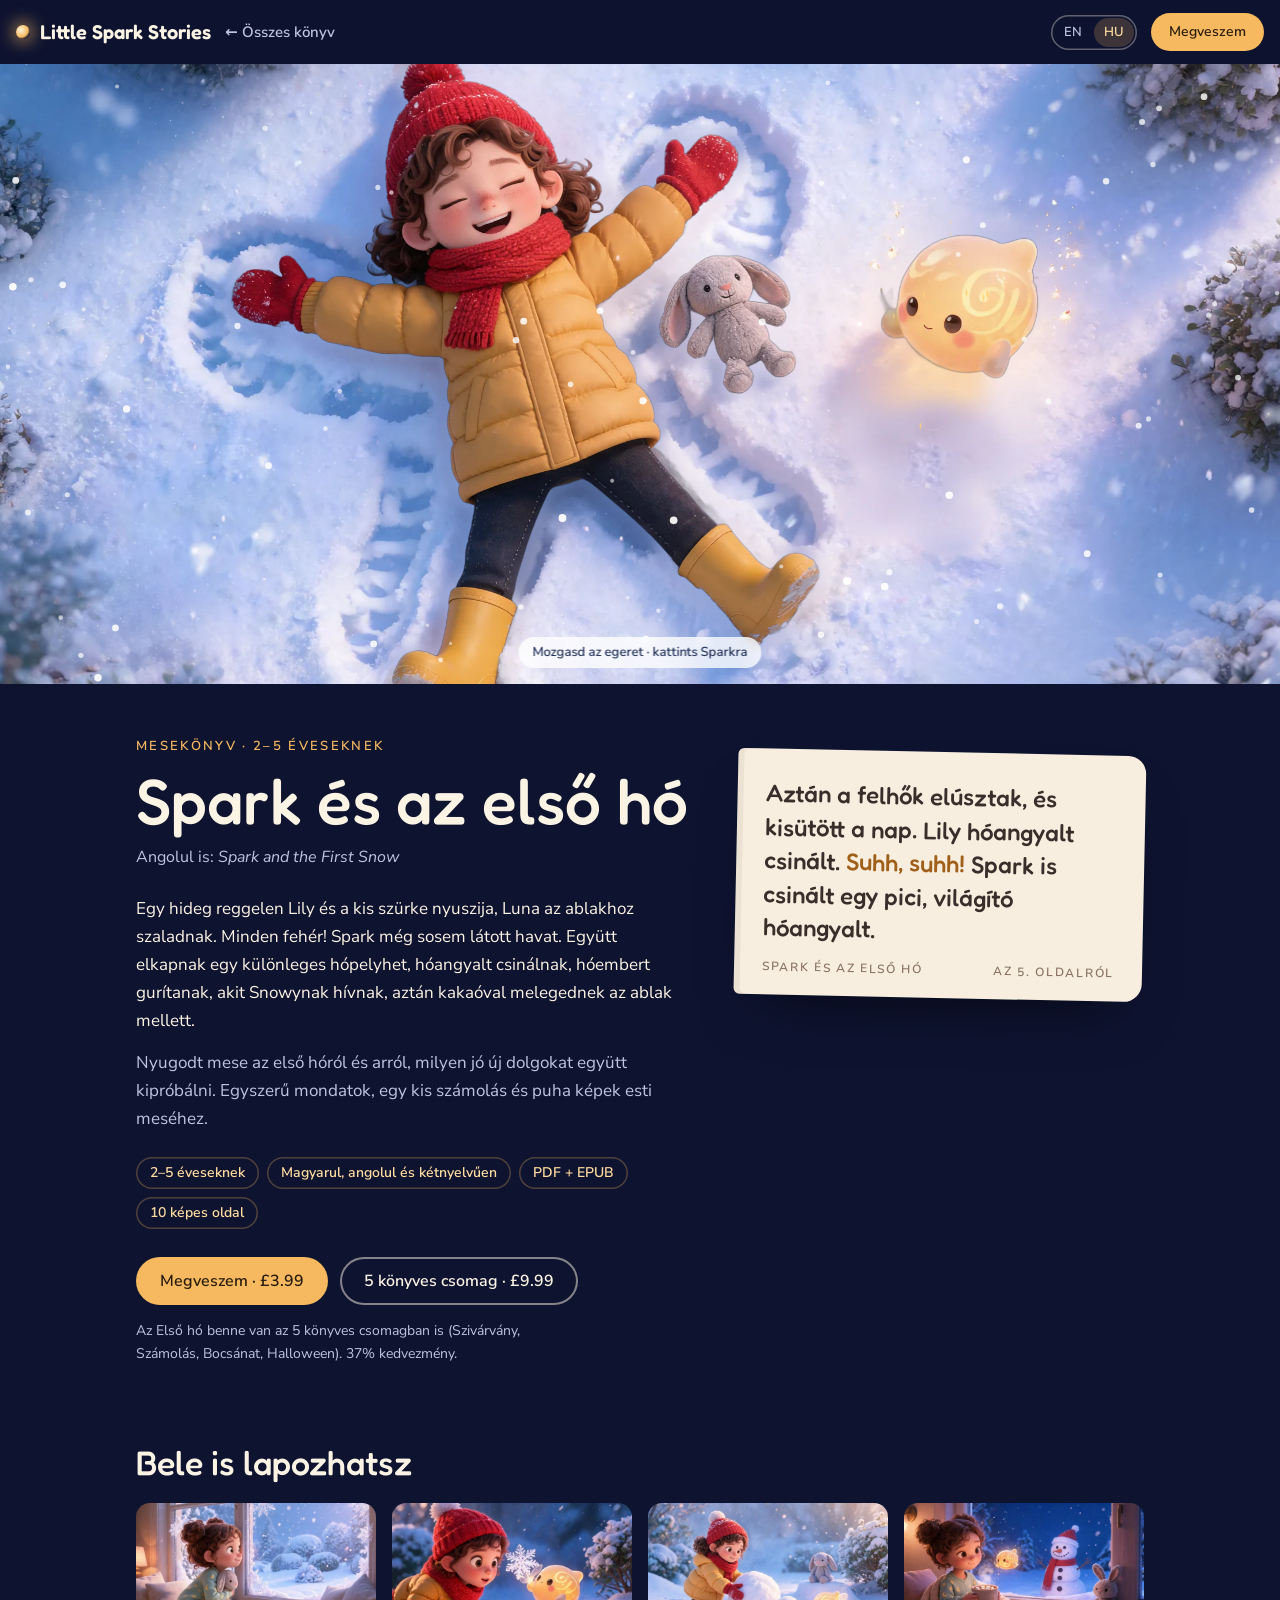
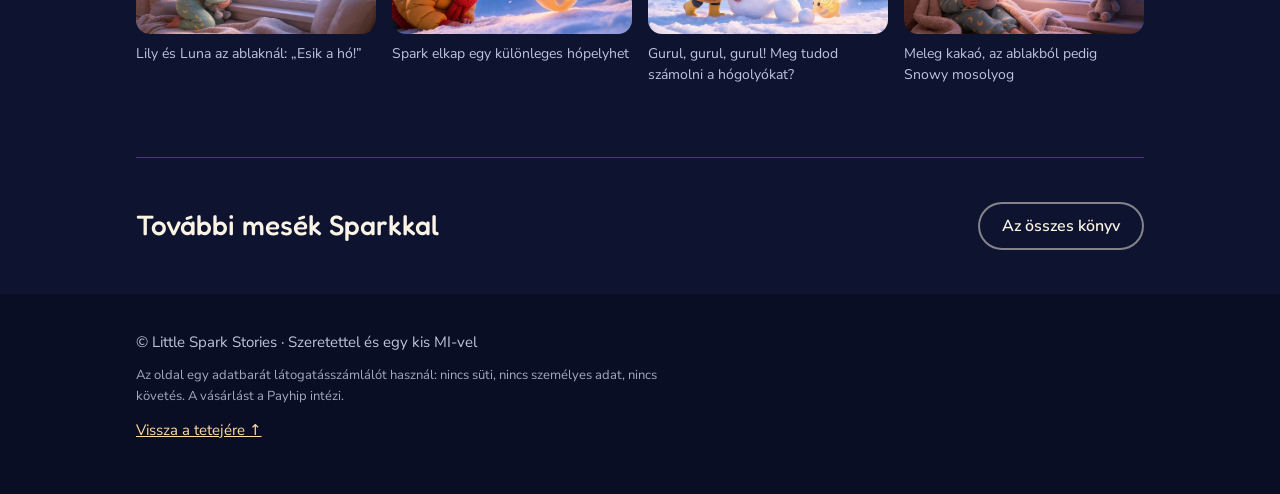
<file: hu/elso-ho/index.html>
<!doctype html>
<html lang="hu">
<head>
<meta charset="utf-8">
<meta name="viewport" content="width=device-width, initial-scale=1, viewport-fit=cover">
<title>Spark és az első hó – szelíd téli mesekönyv 2–5 éveseknek</title>
<meta name="description" content="Lily, a nyuszija, Luna és Spark először látnak havat: hópehely, hóangyal, egy Snowy nevű hóember és meleg kakaó. Nyugodt téli mesekönyv 2–5 éveseknek, magyarul, angolul és kétnyelvűen.">
<meta name="theme-color" content="#0e1330">
<meta property="og:type" content="book">
<meta property="og:site_name" content="Little Spark Stories">
<meta property="og:title" content="Spark és az első hó">
<meta property="og:description" content="Lily, a nyuszija, Luna és Spark először látnak havat: hópehely, hóangyal, egy Snowy nevű hóember és meleg kakaó. Nyugodt téli mesekönyv 2–5 éveseknek, magyarul, angolul és kétnyelvűen.">
<meta property="og:image" content="https://sparkandlilystories.com/assets/snow/og-first-snow.jpg">
<meta property="og:image:alt" content="Lily hóangyalt csinál, mellette Spark és a pici, világító hóangyala">
<meta property="og:url" content="https://sparkandlilystories.com/hu/elso-ho/">
<meta property="og:locale" content="hu_HU">
<meta name="twitter:card" content="summary_large_image">
<link rel="canonical" href="https://sparkandlilystories.com/hu/elso-ho/">
<link rel="alternate" hreflang="en" href="https://sparkandlilystories.com/first-snow/">
<link rel="alternate" hreflang="hu" href="https://sparkandlilystories.com/hu/elso-ho/">
<link rel="icon" type="image/png" href="/favicon.png">
<link rel="apple-touch-icon" href="/favicon.png">
<link rel="preload" as="image" href="/assets/snow/bg.webp">
<link rel="preconnect" href="https://fonts.googleapis.com">
<link rel="preconnect" href="https://fonts.gstatic.com" crossorigin>
<link rel="stylesheet" href="https://fonts.googleapis.com/css2?family=Fredoka:wght@400;500;600&family=Nunito+Sans:opsz,wght@6..12,400;6..12,600&display=swap">
<script type="application/ld+json">{"@context": "https://schema.org", "@type": "Book", "name": "Spark és az első hó", "inLanguage": ["en", "hu"], "author": {"@type": "Person", "name": "Mrs Digital"}, "publisher": {"@type": "Organization", "name": "Little Spark Stories"}, "typicalAgeRange": "2-5", "image": "https://sparkandlilystories.com/assets/snow/og-first-snow.jpg", "url": "https://sparkandlilystories.com/hu/elso-ho/", "offers": {"@type": "Offer", "price": "3.99", "priceCurrency": "GBP", "url": "https://payhip.com/b/gohmR", "availability": "https://schema.org/InStock"}}</script>
<style>
/* Layout: the snow-angel page from book 2, lifted into a living scene, then the book on the site's night sky. Single night look, matching the home page. */
:root{
  --night:#0e1330; --night-2:#18204a; --ink:#fbf3e4; --muted:#bfc4de; --amber:#f6b95f; --glow:#ffdca0; --paper:#f7eedf; --paper-ink:#3a2e2a; --line:rgba(246,185,95,.28);
  --display:"Fredoka","Baloo 2","Trebuchet MS",system-ui,sans-serif;
  --body:"Nunito Sans","Nunito",system-ui,-apple-system,"Segoe UI",sans-serif;
  --gut:max(16px, env(safe-area-inset-left, 0px)); --gut-r:max(16px, env(safe-area-inset-right, 0px));
  --barh:64px;
  color-scheme:dark; padding-top:env(safe-area-inset-top,0px); padding-bottom:env(safe-area-inset-bottom,0px);
}
*{box-sizing:border-box}
html{background:var(--night)}
body{margin:0; background:var(--night); color:var(--ink); font:400 17px/1.65 var(--body); -webkit-font-smoothing:antialiased; overflow-x:clip}
img{max-width:100%; display:block}
a{color:inherit}
:focus-visible{outline:3px solid var(--glow); outline-offset:3px; border-radius:6px}
.wrap{max-width:1040px; margin:0 auto; padding-left:var(--gut); padding-right:var(--gut-r)}
h1,h2,h3{font-family:var(--display); font-weight:500; line-height:1.05; margin:0; text-wrap:balance}
p{margin:0}
.kicker{font:600 13px/1 var(--body); letter-spacing:.18em; text-transform:uppercase; color:var(--amber)}
.btn{display:inline-flex; align-items:center; gap:10px; font:600 16px/1 var(--body); text-decoration:none; padding:16px 24px; border-radius:999px; background:var(--amber); color:#2a1d10; transition:transform .25s, box-shadow .25s, background .25s}
.btn:hover{transform:translateY(-2px); box-shadow:0 10px 30px -8px rgba(246,185,95,.7); background:var(--glow)}
.btn.ghost{background:transparent; color:var(--ink); box-shadow:inset 0 0 0 2px rgba(251,243,228,.5)}
.btn.ghost:hover{box-shadow:inset 0 0 0 2px var(--glow); color:var(--glow)}
.skip{position:absolute; left:-999px; top:8px}
.skip:focus{left:12px; z-index:20; background:var(--ink); color:var(--night); padding:10px 14px; border-radius:8px}

/* top bar, same as the home page */
body::before{content:""; position:fixed; inset:0 0 auto; height:env(safe-area-inset-top,0px); z-index:10; background:var(--night)}
.bar{position:fixed; top:env(safe-area-inset-top,0px); left:0; right:0; z-index:9; height:var(--barh); display:flex; align-items:center; gap:14px; padding:0 var(--gut-r) 0 var(--gut); background:rgba(14,19,48,.9); -webkit-backdrop-filter:blur(10px); backdrop-filter:blur(10px)}
.bar .name{font:600 20px/1 var(--display); text-decoration:none; display:flex; align-items:center; gap:10px; white-space:nowrap}
.bar .name i{width:14px; height:14px; border-radius:50%; background:radial-gradient(circle at 35% 35%, #fff4d6, var(--amber) 55%, rgba(246,185,95,0) 75%); box-shadow:0 0 16px 4px rgba(246,185,95,.55); display:block}
.bar .back{font:600 15px/1 var(--body); color:var(--muted); text-decoration:none; white-space:nowrap}
.bar .back:hover{color:var(--glow)}
.lang{display:flex; gap:2px; padding:3px; border-radius:999px; box-shadow:inset 0 0 0 1.5px rgba(251,243,228,.35); font:600 13px/1 var(--body); margin-left:auto}
.lang a{text-decoration:none; color:var(--muted); padding:8px 10px; border-radius:999px}
.lang a[aria-current]{background:rgba(246,185,95,.2); color:var(--glow)}
.bar .btn{padding:12px 18px; font-size:14px; white-space:nowrap}
@media (max-width:640px){.bar .name{display:none}}
@media (max-width:400px){.bar{gap:8px}.bar .btn{padding:10px 13px; font-size:13px}.lang a{padding:7px 8px}}

/* scene */
.stage{position:relative; margin-top:calc(var(--barh) + env(safe-area-inset-top,0px)); width:100%; height:min(56.2vw, calc(76vh - var(--barh))); min-height:min(380px, 66vh); overflow:hidden; background:#e9f0f9; touch-action:pan-y}
.world{position:absolute; left:50%; top:50%; aspect-ratio:2400/1325; transform-origin:50% 50%; will-change:transform}
.layer{position:absolute; display:block; max-width:none; pointer-events:none; user-select:none; -webkit-user-select:none; will-change:transform}
.bg,.frame{left:0; top:0; width:100%; height:100%}
.lily{left:19%; top:8.075%; width:44.292%}
.bunny{left:50.667%; top:34.34%; width:10.708%}
.spark{left:66%; top:28.075%; width:13.083%; pointer-events:auto; cursor:pointer; -webkit-tap-highlight-color:transparent; background:none; border:0; padding:0}
.spark img{width:100%; display:block; animation:pulse 3.2s ease-in-out infinite}
.spark.hop img{animation:pulse 3.2s ease-in-out infinite, hop .7s cubic-bezier(.3,1.6,.5,1)}
.spark:focus-visible{outline-offset:-4px; border-radius:50%}
@keyframes hop{0%{transform:none}35%{transform:translateY(-28%) scale(1.08,.94)}70%{transform:translateY(4%) scale(.96,1.05)}100%{transform:none}}
@keyframes pulse{0%,100%{filter:drop-shadow(0 0 6px rgba(255,200,90,.55)) brightness(1)}50%{filter:drop-shadow(0 0 22px rgba(255,200,90,.95)) brightness(1.08)}}
.glowline{left:64%; top:51.02%; width:15%;
  -webkit-mask-image:conic-gradient(from 200deg,#000 var(--reveal),transparent calc(var(--reveal) + 8deg));
          mask-image:conic-gradient(from 200deg,#000 var(--reveal),transparent calc(var(--reveal) + 8deg));
  animation:draw 9s .6s cubic-bezier(.45,.1,.3,1) infinite both}
@property --reveal{syntax:"<angle>"; inherits:false; initial-value:0deg}
@keyframes draw{0%{--reveal:0deg;opacity:1}32%{--reveal:368deg;opacity:1}55%{opacity:.75}70%{opacity:1}88%{--reveal:368deg;opacity:1}100%{--reveal:368deg;opacity:0}}
canvas.snowfall{position:absolute; inset:0; width:100%; height:100%; pointer-events:none}
.bubble{position:absolute; left:0; top:0; z-index:3; max-width:min(260px,64vw); padding:12px 16px; border-radius:18px; background:var(--paper); color:var(--paper-ink); font:500 16px/1.3 var(--display); box-shadow:0 10px 30px -10px rgba(14,19,48,.45); opacity:0; transform:translate(-50%,-100%) translateY(8px) scale(.96); transition:opacity .25s, transform .25s; pointer-events:none}
.bubble::after{content:""; position:absolute; left:50%; bottom:-7px; width:14px; height:14px; background:var(--paper); transform:translateX(-50%) rotate(45deg); border-radius:3px}
.bubble.on{opacity:1; transform:translate(-50%,-100%) translateY(-6px) scale(1)}
.hint{position:absolute; left:50%; bottom:16px; transform:translateX(-50%); z-index:2; font:600 13px/1 var(--body); color:#25335a; background:rgba(255,255,255,.78); padding:9px 14px; border-radius:999px; -webkit-backdrop-filter:blur(6px); backdrop-filter:blur(6px); transition:opacity .6s; white-space:nowrap}

/* book */
.book{padding-block:56px 72px}
.book-grid{display:grid; grid-template-columns:minmax(0,1.15fr) minmax(0,.85fr); gap:48px; align-items:start}
.book h1{font-size:clamp(38px,6vw,64px); margin:14px 0 10px}
.alt{color:var(--muted); font-size:16px; margin-bottom:24px}
.lede{max-width:60ch; margin-bottom:14px}
.lede + .lede{color:var(--muted)}
.chips{display:flex; flex-wrap:wrap; gap:8px; margin:24px 0 28px; padding:0; list-style:none}
.chips li{font:600 14px/1 var(--body); padding:9px 14px; border-radius:999px; box-shadow:inset 0 0 0 1.5px var(--line); color:var(--glow)}
.actions{display:flex; flex-wrap:wrap; gap:12px}
.note{margin-top:14px; font-size:14px; color:var(--muted); max-width:52ch}
.page{background:var(--paper); color:var(--paper-ink); border-radius:6px 18px 18px 6px; padding:28px 28px 22px; box-shadow:0 30px 60px -30px rgba(0,0,0,.6), inset 6px 0 0 rgba(58,46,42,.06); transform:rotate(1.2deg); margin-top:12px}
.page blockquote{margin:0; font:500 clamp(20px,2.4vw,24px)/1.4 var(--display)}
.page blockquote em{color:#a0601a; font-style:normal}
.page figcaption{margin-top:16px; font:600 12px/1 var(--body); letter-spacing:.14em; text-transform:uppercase; color:#8a7466; display:flex; justify-content:space-between}
@media (max-width:820px){.book-grid{grid-template-columns:1fr; gap:36px}.page{transform:none}}

.inside{padding-block:8px 72px}
.inside h2{font-size:clamp(26px,3.4vw,34px); margin-bottom:22px}
.pages{display:grid; grid-template-columns:repeat(4,minmax(0,1fr)); gap:16px; margin:0; padding:0; list-style:none}
.pages li{display:grid; gap:10px; align-content:start}
.pages img{border-radius:14px; aspect-ratio:720/395; object-fit:cover; width:100%; height:auto}
.pages span{font-size:14px; color:var(--muted); line-height:1.45}
@media (max-width:820px){.pages{grid-template-columns:repeat(2,minmax(0,1fr))}}

.more{border-top:1px solid var(--line); padding-block:44px; display:flex; flex-wrap:wrap; gap:16px 24px; align-items:center; justify-content:space-between}
.more h2{font-size:clamp(22px,3vw,28px)}
footer{background:#0a0e24; color:var(--muted); font-size:15px; padding-block:36px 52px}
footer .wrap{display:grid; gap:10px}
footer a{color:var(--glow)}
footer .small{font-size:13px; opacity:.85; max-width:70ch}
@media (prefers-reduced-motion:reduce){.glowline{animation:none; --reveal:368deg}.spark img{animation:none}.btn{transition:none}}
</style>
</head>
<body>
<a class="skip" href="#book">Ugrás a könyvhöz</a>
<header class="bar">
  <a class="name" href="/hu/"><i aria-hidden="true"></i>Little Spark Stories</a>
  <a class="back" href="/hu/#books">← Összes könyv</a>
  <div class="lang" role="navigation" aria-label="Language / Nyelv"><a href="/first-snow/" hreflang="en" lang="en">EN</a><a href="/hu/elso-ho/" hreflang="hu" lang="hu" aria-current="page">HU</a></div>
  <a class="btn" href="https://payhip.com/b/gohmR" target="_blank" rel="noopener">Megveszem</a>
</header>

<main>
<section class="stage" id="stage" aria-label="Lily és Spark hóangyalt csinál" data-page="hu" data-hint-touch="Bökd meg Sparkot ✦" data-lines='["Jaj! Hideg… és csillog!", "Én is csináltam egy pici, világító hóangyalt!", "Suhh, suhh! Most te jössz!", "Minden hópehely más, ahogy minden barát is."]'>
  <div class="world" id="world">
    <img class="layer bg" data-d="0.25" src="/assets/snow/bg.webp" alt="" fetchpriority="high">
    <img class="layer glowline" data-d="0.3" src="/assets/snow/glow.webp" alt="">
    <img class="layer bunny" data-d="0.55" src="/assets/snow/bunny.webp" alt="">
    <img class="layer lily" data-d="0.7" src="/assets/snow/lily.webp" alt="Lily a hóban fekve hóangyalt csinál, mellette a nyuszija, Luna">
    <button class="layer spark" data-d="1.05" id="spark" type="button" aria-label="Bökd meg Sparkot"><img src="/assets/snow/spark.webp" alt=""></button>
    <img class="layer frame" data-d="1.5" src="/assets/snow/frame.webp" alt="">
  </div>
  <canvas class="snowfall" id="snow" aria-hidden="true"></canvas>
  <p class="bubble" id="bubble" aria-live="polite"></p>
  <span class="hint" id="hint">Mozgasd az egeret · kattints Sparkra</span>
</section>

<section class="book wrap" id="book">
  <div class="book-grid">
    <div>
      <div class="kicker">Mesekönyv · 2–5 éveseknek</div>
      <h1>Spark és az első hó</h1>
      <p class="alt">Angolul is: <i lang="en">Spark and the First Snow</i></p>
      <p class="lede">Egy hideg reggelen Lily és a kis szürke nyuszija, Luna az ablakhoz szaladnak. Minden fehér! Spark még sosem látott havat. Együtt elkapnak egy különleges hópelyhet, hóangyalt csinálnak, hóembert gurítanak, akit Snowynak hívnak, aztán kakaóval melegednek az ablak mellett.</p>
      <p class="lede">Nyugodt mese az első hóról és arról, milyen jó új dolgokat együtt kipróbálni. Egyszerű mondatok, egy kis számolás és puha képek esti meséhez.</p>
      <ul class="chips"><li>2–5 éveseknek</li><li>Magyarul, angolul és kétnyelvűen</li><li>PDF + EPUB</li><li>10 képes oldal</li></ul>
      <div class="actions">
        <a class="btn" href="https://payhip.com/b/gohmR" target="_blank" rel="noopener">Megveszem · £3.99</a>
        <a class="btn ghost" href="https://payhip.com/b/sWNVH" target="_blank" rel="noopener">5 könyves csomag · £9.99</a>
      </div>
      <p class="note">Az Első hó benne van az 5 könyves csomagban is (Szivárvány, Számolás, Bocsánat, Halloween). 37% kedvezmény.</p>
    </div>
    <figure class="page" style="margin-inline:0">
      <blockquote>Aztán a felhők elúsztak, és kisütött a nap. Lily hóangyalt csinált. <em>Suhh, suhh!</em> Spark is csinált egy pici, világító hóangyalt.</blockquote>
      <figcaption><span>Spark és az első hó</span><span>Az 5. oldalról</span></figcaption>
    </figure>
  </div>
</section>

<section class="inside wrap" aria-labelledby="inside-h">
  <h2 id="inside-h">Bele is lapozhatsz</h2>
  <ul class="pages">
<li><img src="/assets/snow/page-window.jpg" alt="Lily és Luna az ablaknál: „Esik a hó!”" loading="lazy" width="720" height="395"><span>Lily és Luna az ablaknál: „Esik a hó!”</span></li>
<li><img src="/assets/snow/page-snowflake.jpg" alt="Spark elkap egy különleges hópelyhet" loading="lazy" width="720" height="395"><span>Spark elkap egy különleges hópelyhet</span></li>
<li><img src="/assets/snow/page-snowman.jpg" alt="Gurul, gurul, gurul! Meg tudod számolni a hógolyókat?" loading="lazy" width="720" height="395"><span>Gurul, gurul, gurul! Meg tudod számolni a hógolyókat?</span></li>
<li><img src="/assets/snow/page-cocoa.jpg" alt="Meleg kakaó, az ablakból pedig Snowy mosolyog" loading="lazy" width="720" height="395"><span>Meleg kakaó, az ablakból pedig Snowy mosolyog</span></li>
  </ul>
</section>

<section class="wrap"><div class="more"><h2>További mesék Sparkkal</h2><a class="btn ghost" href="/hu/#books">Az összes könyv</a></div></section>
</main>

<footer>
  <div class="wrap">
    <p>© Little Spark Stories · Szeretettel és egy kis MI‑vel</p>
    <p class="small">Az oldal egy adatbarát látogatásszámlálót használ: nincs süti, nincs személyes adat, nincs követés. A vásárlást a Payhip intézi.</p>
    <p><a href="#">Vissza a tetejére ↑</a></p>
  </div>
</footer>
<script>
(()=>{
const stage=document.getElementById('stage'),world=document.getElementById('world'),hint=document.getElementById('hint'),bubble=document.getElementById('bubble'),sparkEl=document.getElementById('spark');
const layers=[...world.querySelectorAll('.layer')];
const reduce=matchMedia('(prefers-reduced-motion: reduce)').matches;
const COARSE=matchMedia('(pointer:coarse)').matches, IDLE=COARSE?.65:.15;
const LINES=JSON.parse(stage.dataset.lines); let li=0, bubbleT=0;
const R=2400/1325; let sw=0, sh=0, ox=0, ww=0;
if(COARSE) hint.textContent=stage.dataset.hintTouch;
function fit(){
  sw=stage.clientWidth; sh=stage.clientHeight;
  let w=sw, h=sw/R; if(h<sh){h=sh; w=sh*R;}
  ww=w; world.style.width=w+'px'; world.style.height=h+'px';
  const focus=sw<700?0.6:0.49; ox=(0.5-focus)*(w-sw);
}
let tx=0,ty=0,cx=0,cy=0,scrollP=0,touching=false;
stage.addEventListener('pointermove',e=>{if(e.pointerType==='touch')return;const r=stage.getBoundingClientRect();tx=(e.clientX-r.left)/r.width-.5;ty=(e.clientY-r.top)/r.height-.5});
stage.addEventListener('pointerleave',()=>{tx=0;ty=0});
stage.addEventListener('touchmove',e=>{const r=stage.getBoundingClientRect(),q=e.touches[0];tx=(q.clientX-r.left)/r.width-.5;ty=(q.clientY-r.top)/r.height-.5;touching=true},{passive:true});
stage.addEventListener('touchend',()=>{setTimeout(()=>{tx=0;ty=0;touching=false},600)},{passive:true});
addEventListener('scroll',()=>{scrollP=Math.min(1,Math.max(0,scrollY/(sh||1)))},{passive:true});
addEventListener('resize',()=>{fit();sizeCanvas()}); fit();
let burst=0;
function poke(){
  sparkEl.classList.remove('hop'); void sparkEl.offsetWidth; sparkEl.classList.add('hop'); burst=40;
  hint.style.opacity=0; bubble.textContent=LINES[li++%LINES.length]; bubble.classList.add('on');
  clearTimeout(bubbleT); bubbleT=setTimeout(()=>bubble.classList.remove('on'),3200);
  if(window.goatcounter&&goatcounter.count) try{goatcounter.count({path:'spark-tap@'+stage.dataset.page,title:'Spark tapped',event:true})}catch(e){}
}
sparkEl.addEventListener('click',poke);
const cv=document.getElementById('snow'),ctx=cv.getContext('2d');
let flakes=[],sparks=[],dpr=1,last=0;
function mk(any){const z=Math.random();return{x:Math.random()*sw,y:any?Math.random()*sh:-10,z,r:.8+z*3.2,v:12+z*38,ph:Math.random()*6.28}}
function sizeCanvas(){dpr=Math.min(2,devicePixelRatio||1);cv.width=sw*dpr;cv.height=sh*dpr;flakes=Array.from({length:reduce?0:Math.round(sw*sh/9000)},()=>mk(true))}
sizeCanvas();
let visible=true; new IntersectionObserver(es=>{visible=es[0].isIntersecting}).observe(stage);
const t0=performance.now();
function frame(now){
  requestAnimationFrame(frame); if(!visible) return;
  const t=(now-t0)/1000, dt=Math.min(.05,t-last); last=t;
  const ix=reduce?0:Math.sin(t*.45)*IDLE, iy=reduce?0:Math.cos(t*.33)*IDLE*.7;
  const useX=(tx||ty)?tx:ix, useY=(tx||ty)?ty:iy;
  cx+=(useX-cx)*.06; cy+=(useY-cy)*.06;
  const amp=COARSE?Math.max(18,sw*.05):Math.min(28,sw*.022);
  const sc=1.08-scrollP*.06;
  world.style.transform=`translate(calc(-50% + ${ox.toFixed(1)}px), calc(-50% + ${(scrollP*sh*.18).toFixed(1)}px)) scale(${sc})`;
  for(const L of layers){
    const d=+L.dataset.d; let x=-cx*amp*d, y=-cy*amp*d;
    if(L===sparkEl&&!reduce) y+=Math.sin(t*1.6)*ww*.012;
    L.style.transform=`translate(${x.toFixed(2)}px,${y.toFixed(2)}px)`+(L.classList.contains('frame')?' scale(1.04)':'');
  }
  const st=stage.getBoundingClientRect(), sp=sparkEl.getBoundingClientRect();
  const bx=Math.min(sw-130,Math.max(130,sp.left-st.left+sp.width/2));
  bubble.style.left=bx+'px'; bubble.style.top=Math.max(70,sp.top-st.top)+'px';
  ctx.setTransform(dpr,0,0,dpr,0,0); ctx.clearRect(0,0,sw,sh);
  for(const f of flakes){
    f.y+=f.v*dt; f.x+=Math.sin(t*.8+f.ph)*f.z*.6-cx*f.z*2;
    if(f.y>sh+10)Object.assign(f,mk(false)); if(f.x<-10)f.x=sw+10; if(f.x>sw+10)f.x=-10;
    ctx.globalAlpha=.35+f.z*.6; ctx.fillStyle='#fff'; ctx.beginPath(); ctx.arc(f.x,f.y,f.r,0,6.283); ctx.fill();
  }
  if(!reduce){
    for(let i=0;i<(burst>0?6:1);i++) if(burst>0||Math.random()<.35) sparks.push({x:sp.left-st.left+sp.width*(.2+Math.random()*.6),y:sp.top-st.top+sp.height*(.2+Math.random()*.6),vx:(Math.random()-.5)*(burst>0?160:30),vy:burst>0?-40-Math.random()*120:-10-Math.random()*25,life:1});
    if(burst>0)burst--;
    sparks=sparks.filter(s=>(s.life-=dt*.9)>0);
    for(const s of sparks){s.x+=s.vx*dt;s.y+=s.vy*dt;ctx.globalAlpha=s.life;ctx.fillStyle='#ffd27a';const r=1.6*s.life+.6;ctx.beginPath();ctx.moveTo(s.x,s.y-r*2.2);ctx.lineTo(s.x+r*.6,s.y);ctx.lineTo(s.x,s.y+r*2.2);ctx.lineTo(s.x-r*.6,s.y);ctx.closePath();ctx.fill()}
  }
  ctx.globalAlpha=1;
}
requestAnimationFrame(frame);
document.querySelectorAll('.lang a').forEach(a=>a.addEventListener('click',()=>{try{localStorage.setItem('lang',a.hreflang)}catch(e){}}));
})();
</script>
<script data-goatcounter="https://sparkandlilystories.goatcounter.com/count" async src="//gc.zgo.at/count.js"></script>
<script>
/* Count clicks on buttons and outgoing links (GoatCounter events, no cookies) */
document.addEventListener('click', function (e) {
  var a = e.target.closest && e.target.closest('a[href]');
  if (!a || !window.goatcounter || !window.goatcounter.count) return;
  var h = a.getAttribute('href') || '';
  var name = null;
  if (/\.pdf$/i.test(h)) name = 'download-' + h.split('/').pop().replace(/\.pdf$/i, '');
  else if (/payhip\.com/i.test(h)) name = 'payhip-' + (h.split('/').pop() || 'shop');
  else if (/^https?:/i.test(h)) { try { name = 'out-' + new URL(h).hostname.replace(/^www\./, ''); } catch (x) {} }
  if (!name) return;
  window.goatcounter.count({ path: name + '@first-snow', title: (a.textContent || '').trim().slice(0, 60), event: true });
});
</script>
</body>
</html>
</file>
